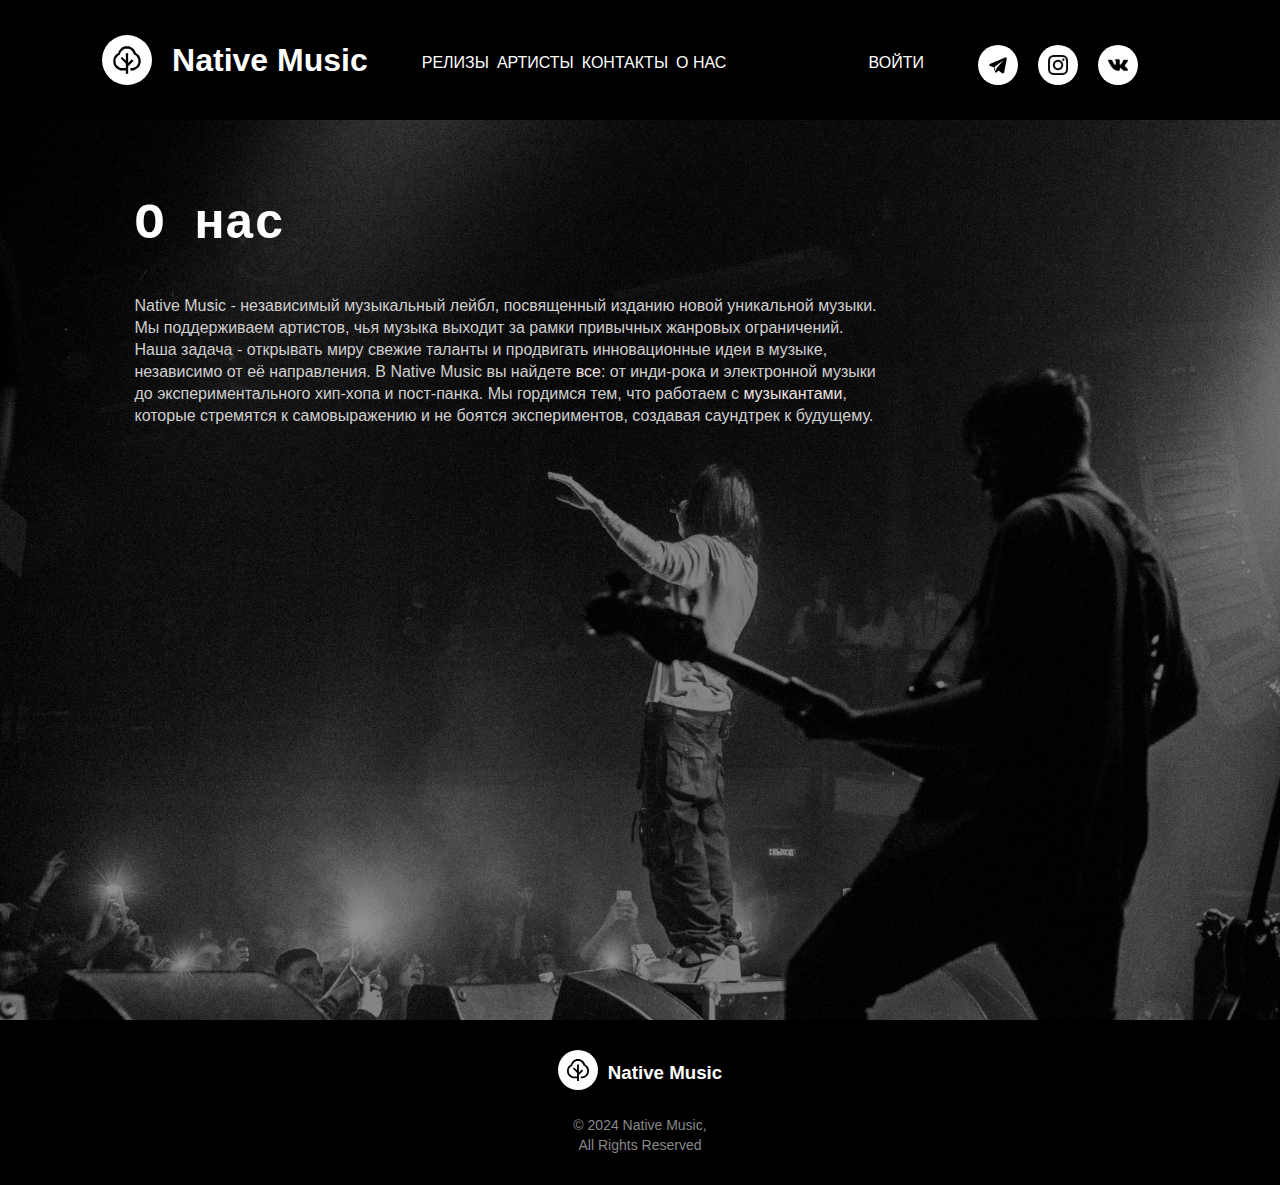
<file: about.html>
<!DOCTYPE html>
<html lang="ru">
<head>
    <meta charset="UTF-8">
    <meta http-equiv="X-UA-Compatible" content="IE=edge">
    <meta name="viewport" content="width=device-width, initial-scale=1.0">
    <title>О нас</title>
    <link rel="icon" href="img/favicon.ico" type="image/x-icon">
    <link rel="stylesheet" href="css/style5.css">
    <link rel="stylesheet" href="https://cdnjs.cloudflare.com/ajax/libs/font-awesome/4.7.0/css/font-awesome.css" />
</head>
<body>
    <!-- ШАПКА -->
    <header class="navbar">
        <div class="navbar-container">
            <!-- левая сторона -->
            <div class="navbar-left">
                <div class="navbar-nav">
                    <a class="navbar-logo" href="./index.html">
                        <img class="nav-logo" src="img/logo-header.svg" alt="Logo" >
                        <h1>Native Music</h1>
                    </a>
                    <div class="nav-menu">
                        <!-- меню навигации -->
                        <ul class="navbar-nav">
                            <li class="nav-item">
                                <a class="nav-link" href="./releases.html"><span class="nav-link-name">Релизы</span></a>
                            </li>
                            <li class="nav-item">
                                <a class="nav-link" href="./artists.html"><span class="nav-link-name">Артисты</span></a>
                            </li>
                            <li class="nav-item">
                                <a class="nav-link" href="./contacts.html"><span class="nav-link-name">Контакты</span></a>
                            </li>
                            <li class="nav-item">
                                <a class="nav-link" href="./about.html"><span class="nav-link-name">О нас</span></a>
                            </li>
                        </ul>
                    </div>
                </div>
            </div>
            <!-- правая сторона -->
            <div class="navbar-right">
                <nav class="navbar-nav">
                    <!-- контакты -->
                    <ul class="navbar-items">
                        <li class="nav-item">
                            <a class="nav-link" href="./login.html"><span class="nav-link-name">Войти</span></a>
                        </li>
                        <li class="navbar-item">
                            <a class="navbar-button" href="#">
                                <div class="navbar-icon">
                                    <img src="img/telegram-icon.svg" alt="Telegram">
                                </div>
                            </a>
                        </li>
                        <li class="navbar-item">
                            <a class="navbar-button" href="#">
                                <div class="navbar-icon">
                                    <img src="img/instagram-icon.svg" alt="Instagram">
                                </div>
                            </a>
                        </li>
                        <li class="navbar-item">
                            <a class="navbar-button" href="#">
                                <div class="navbar-icon">
                                    <img src="img/vk-icon.svg" alt="VK">
                                </div>
                            </a>
                        </li>
                    </ul>
                </nav>
            </div>
            <!-- бургер-меню -->
            <div class="burger-menu">
                <span></span>
                <span></span>
                <span></span>
            </div>
            <!-- боковая панель-меню -->
            <div class="sidebar-menu">
                <div class="sidebar-nav-menu">
                    <ul class="sidebar-navbar-nav">
                        <li class="nav-item">
                            <a class="nav-link" href="./releases.html"><span class="nav-link-name">Релизы</span></a>
                        </li>
                        <li class="nav-item">
                            <a class="nav-link" href="./artists.html"><span class="nav-link-name">Артисты</span></a>
                        </li>
                        <li class="nav-item">
                            <a class="nav-link" href="./contacts.html"><span class="nav-link-name">Контакты</span></a>
                        </li>
                        <li class="nav-item">
                            <a class="nav-link" href="./about.html"><span class="nav-link-name">О нас</span></a>
                        </li>
                        <li class="nav-item">
                            <a class="nav-link" href="./login.html"><span class="nav-link-name">Войти</span></a>
                        </li>
                    </ul>

                    <ul class="sidebar-navbar-items">
                        <li class="navbar-item">
                            <a class="navbar-button" href="#">
                                <div class="navbar-icon">
                                    <img src="img/telegram-icon.svg" alt="Telegram">
                                </div>
                            </a>
                        </li>
                        <li class="navbar-item">
                            <a class="navbar-button" href="#">
                                <div class="navbar-icon">
                                    <img src="img/instagram-icon.svg" alt="Instagram">
                                </div>
                            </a>
                        </li>
                        <li class="navbar-item">
                            <a class="navbar-button" href="#">
                                <div class="navbar-icon">
                                    <img src="img/vk-icon.svg" alt="VK">
                                </div>
                            </a>
                        </li>
                    </ul>

                </div>
            </div>
        </div>
    </header>

    <!-- ГЛАВНАЯ -->
    <main>
        <div class="main-container">
            <div class="content">
                <!-- левая сторона -->
                <div class="main-left">
                    <h1 class="text-topic">О нас</h1>
                    <p class="text-main">
                        Native Music - независимый музыкальный лейбл, посвященный изданию новой уникальной музыки. <br>
                        Мы поддерживаем артистов, чья музыка выходит за рамки привычных жанровых ограничений. <br>
                        Наша задача - открывать миру свежие таланты и продвигать инновационные идеи в музыке, <br>
                        независимо от её направления. В Native Music вы найдете <a href="./releases.html">все</a>: от инди-рока и электронной музыки <br>
                        до экспериментального хип-хопа и пост-панка. Мы гордимся тем, что работаем с <a href="./artists.html">музыкантами</a>, <br>
                        которые стремятся к самовыражению и не боятся экспериментов, создавая саундтрек к будущему.
                    </p>
                </div>
                <!-- правая сторона -->
                <div class="main-right">

                </div>
            </div>
        </div>
    </main>

    <!-- ПОДВАЛ -->
    <footer>
        <div class="footer-container">
            <div class="footer-content">
                <div class="logo-container">
                    <a class="logo"><img src="img/logo-header.svg" alt="Native Music"></a>
                    <h3>Native Music</h3>
                </div>
                <div class="copyrights">
                    © 2024 Native Music, <br> All Rights Reserved
                </div>
            </div>
        </div>
    </footer>
    <script src="js/burger.js"></script>
    <script src="js/main.js"></script>
    <script src="js/script.js"></script>
</body>

</html>
</file>
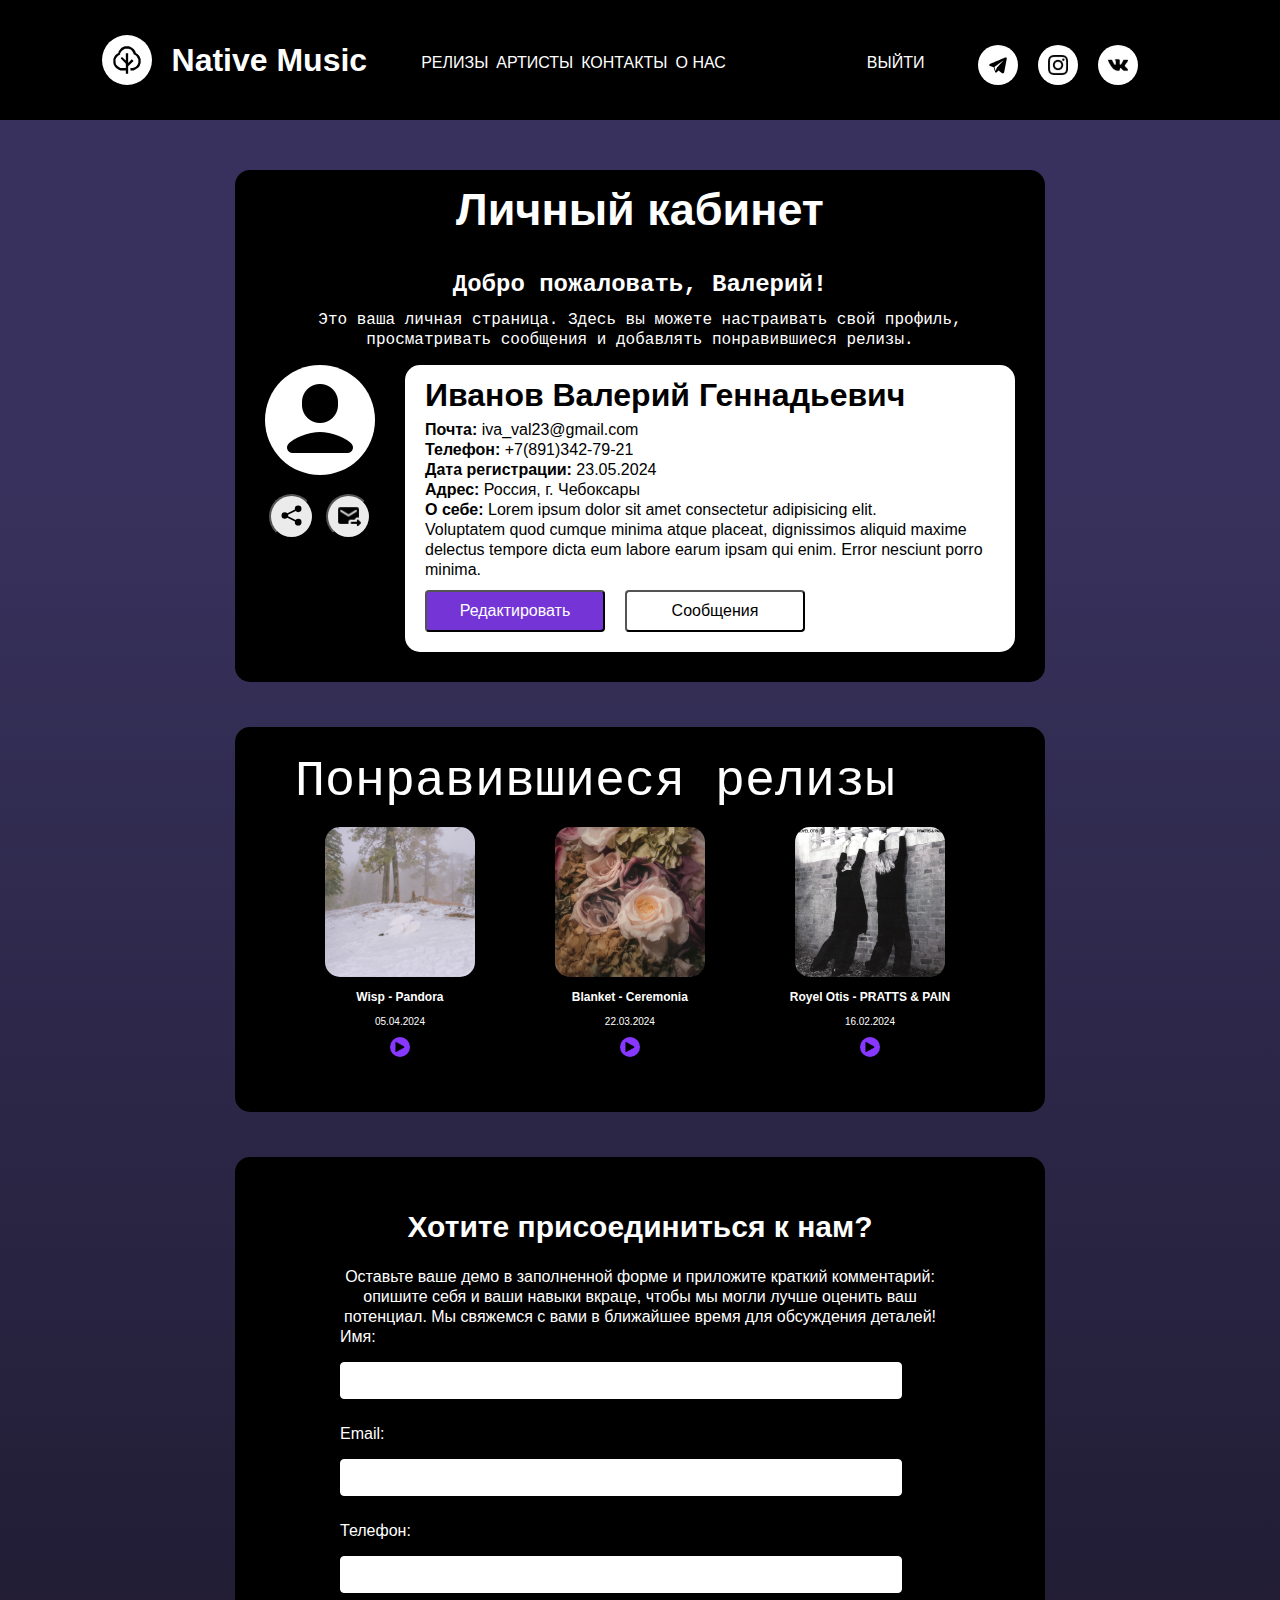
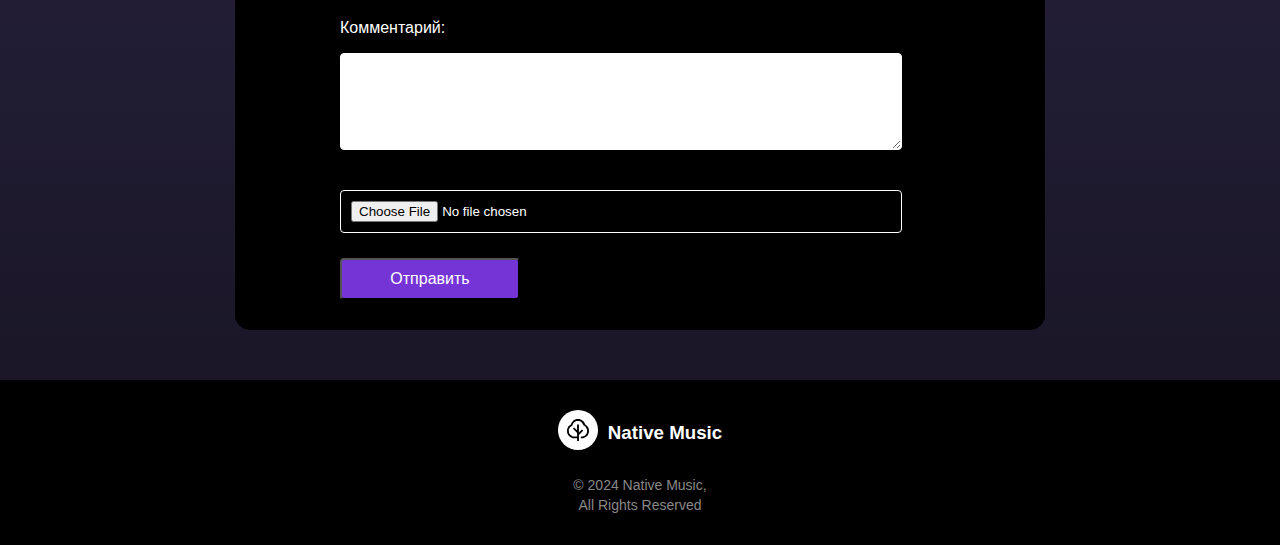
<file: account.html>
<!DOCTYPE html>
<html lang="ru">

<head>
    <meta charset="UTF-8">
    <meta http-equiv="X-UA-Compatible" content="IE=edge">
    <meta name="viewport" content="width=device-width, initial-scale=1.0">
    <title>Личный кабинет</title>
    <link rel="icon" href="img/favicon.ico" type="image/x-icon">
    <link rel="stylesheet" href="css/style8.css">
    <link rel="stylesheet" href="https://cdnjs.cloudflare.com/ajax/libs/font-awesome/4.7.0/css/font-awesome.css" />
</head>

<body>
    <!-- ШАПКА -->
    <header class="navbar">
        <div class="navbar-container">
            <!-- левая сторона -->
            <div class="navbar-left">
                <div class="navbar-nav">
                    <a class="navbar-logo" href="./index.html">
                        <img class="nav-logo" src="img/logo-header.svg" alt="Logo">
                        <h1>Native Music</h1>
                    </a>
                    <div class="nav-menu">
                        <!-- меню навигации -->
                        <ul class="navbar-nav">
                            <li class="nav-item">
                                <a class="nav-link" href="./releases.html"><span class="nav-link-name">Релизы</span></a>
                            </li>
                            <li class="nav-item">
                                <a class="nav-link" href="./artists.html"><span class="nav-link-name">Артисты</span></a>
                            </li>
                            <li class="nav-item">
                                <a class="nav-link" href="./contacts.html"><span
                                        class="nav-link-name">Контакты</span></a>
                            </li>
                            <li class="nav-item">
                                <a class="nav-link" href="./about.html"><span class="nav-link-name">О нас</span></a>
                            </li>
                        </ul>
                    </div>
                </div>
            </div>
            <!-- правая сторона -->
            <div class="navbar-right">
                <nav class="navbar-nav">
                    <!-- контакты -->
                    <ul class="navbar-items">
                        <li class="nav-item">
                            <a class="nav-link" href="./login.html"><span class="nav-link-name">Выйти</span></a>
                        </li>
                        <li class="navbar-item">
                            <a class="navbar-button" href="#">
                                <div class="navbar-icon">
                                    <img src="img/telegram-icon.svg" alt="Telegram">
                                </div>
                            </a>
                        </li>
                        <li class="navbar-item">
                            <a class="navbar-button" href="#">
                                <div class="navbar-icon">
                                    <img src="img/instagram-icon.svg" alt="Instagram">
                                </div>
                            </a>
                        </li>
                        <li class="navbar-item">
                            <a class="navbar-button" href="#">
                                <div class="navbar-icon">
                                    <img src="img/vk-icon.svg" alt="VK">
                                </div>
                            </a>
                        </li>
                    </ul>
                </nav>
            </div>
            <!-- бургер-меню -->
            <div class="burger-menu">
                <span></span>
                <span></span>
                <span></span>
            </div>
            <!-- боковая панель-меню -->
            <div class="sidebar-menu">
                <div class="sidebar-nav-menu">
                    <ul class="sidebar-navbar-nav">
                        <li class="nav-item">
                            <a class="nav-link" href="./releases.html"><span class="nav-link-name">Релизы</span></a>
                        </li>
                        <li class="nav-item">
                            <a class="nav-link" href="./artists.html"><span class="nav-link-name">Артисты</span></a>
                        </li>
                        <li class="nav-item">
                            <a class="nav-link" href="./contacts.html"><span class="nav-link-name">Контакты</span></a>
                        </li>
                        <li class="nav-item">
                            <a class="nav-link" href="./about.html"><span class="nav-link-name">О нас</span></a>
                        </li>
                        <li class="nav-item">
                            <a class="nav-link" href="./login.html"><span class="nav-link-name">Выйти</span></a>
                        </li>
                    </ul>

                    <ul class="sidebar-navbar-items">
                        <li class="navbar-item">
                            <a class="navbar-button" href="#">
                                <div class="navbar-icon">
                                    <img src="img/telegram-icon.svg" alt="Telegram">
                                </div>
                            </a>
                        </li>
                        <li class="navbar-item">
                            <a class="navbar-button" href="#">
                                <div class="navbar-icon">
                                    <img src="img/instagram-icon.svg" alt="Instagram">
                                </div>
                            </a>
                        </li>
                        <li class="navbar-item">
                            <a class="navbar-button" href="#">
                                <div class="navbar-icon">
                                    <img src="img/vk-icon.svg" alt="VK">
                                </div>
                            </a>
                        </li>
                    </ul>

                </div>
            </div>
        </div>
    </header>

    <!-- ГЛАВНАЯ -->
    <main>
        <div class="main-container">
            <div class="content">
                <div class="profile">
                    <h1 class="text-content">Личный кабинет</h1>
                    <h2 class="text-profile">Добро пожаловать, Валерий!</h2>
                    <p class="text-profile">Это ваша личная страница. Здесь вы можете настраивать свой профиль,
                        просматривать сообщения и добавлять понравившиеся релизы.</p>
                    <div class="account-content">
                        <div class="account-photo">
                            <div class="user-photo">
                                <img src="img/user-icon.png" alt="">
                            </div>
                            <div class="user-btn">
                                <button class="share">
                                    <img src="img/share-icon.svg" alt="">
                                </button>
                                <button class="share">
                                    <img src="img/send-icon.png" alt="">
                                </button>
                            </div>

                        </div>
                        <div class="account-info">
                            <h1>Иванов Валерий Геннадьевич</h1>
                            <p> <b>Почта: </b> iva_val23@gmail.com</p>
                            <p> <b>Телефон: </b> +7(891)342-79-21</p>
                            <p> <b>Дата регистрации: </b> 23.05.2024</p>
                            <p> <b>Адрес:</b> Россия, г. Чебоксары</p>
                            <p> <b>О себе:</b> Lorem ipsum dolor sit amet consectetur adipisicing elit. <br>
                                Voluptatem quod cumque minima atque placeat, dignissimos aliquid maxime delectus tempore
                                dicta eum labore earum ipsam qui enim. Error nesciunt porro minima.</p>
                            <div class="buttons-account">
                                <button class="account-edit">Редактировать</button>
                                <button class="account-message">Сообщения</button>
                            </div>
                        </div>

                    </div>
                </div>

                <div class="profile">
                    <a href="#" class="text-topic">Понравившиеся релизы</a>
                    <div class="content-releases">
                        <div class="release">
                            <img src="img/releases/Pandora.jpg" class="img-release">
                            <h4 class="name-release">Wisp - Pandora</h4>
                            <p>05.04.2024</p>
                            <a href="https://genius.com/albums/Wisp/Pandora">
                                <button class="btn-pr">
                                    <img src="img/play-icon.svg" alt="Play">
                                </button>
                            </a>
                        </div>
                        <div class="release">
                            <img src="img/releases/Ceremonia.jpg" class="img-release">
                            <h4 class="name-release">Blanket - Ceremonia</h4>
                            <p>22.03.2024</p>
                            <a href="https://genius.com/albums/Blanket/Ceremonia">
                                <button class="btn-pr">
                                    <img src="img/play-icon.svg" alt="Play">
                                </button>
                            </a>
                        </div>
                        <div class="release">
                            <img src="img/releases/PRATTS&PAIN.jpg" class="img-release">
                            <h4 class="name-release">Royel Otis - PRATTS & PAIN</h4>
                            <p>16.02.2024</p>
                            <a href="https://genius.com/albums/Royel-otis/Pratts-pain">
                                <button class="btn-pr">
                                    <img src="img/play-icon.svg" alt="Play">
                                </button>
                            </a>
                        </div>
                    </div>
                </div>

                <div class="profile">
                    <form action="#" method="post" class="cooperation-form">
                        <div class="form-group">
                            <h1 class="title">Хотите присоединиться к нам?</h1>
                            <p>Оставьте ваше демо в заполненной форме и приложите краткий комментарий: опишите себя и ваши
                                навыки вкраце, чтобы мы могли лучше оценить ваш потенциал. Мы свяжемся с вами в ближайшее
                                время для обсуждения деталей!</p>
                            <label for="name">Имя:</label>
                            <input type="text" id="name" name="name" required>
                        </div>
                        <div class="form-group">
                            <label for="email">Email:</label>
                            <input type="email" id="email" name="email" required>
                        </div>
                        <div class="form-group">
                            <label for="phone">Телефон:</label>
                            <input type="tel" id="phone" name="phone" required>
                        </div>
                        <div class="form-group">
                            <label for="message">Комментарий:</label>
                            <textarea id="message" name="message" rows="5" required></textarea>
                        </div>
                        <div class="form-group">
                            <input type="file" id="file" name="file" required>
                        </div>
                        <button type="submit" class="account-edit">Отправить</button>
                    </form>
                </div>
                
            </div>


        </div>
        <!-- кнопка для скролла -->
        <button onclick="topFunction()" id="scrollBtn" title="Go to top">
            <img src="./img/arrow-icon.png" alt="">
        </button>
        </div>
    </main>

    <!-- ПОДВАЛ -->
    <footer>
        <div class="footer-container">
            <div class="footer-content">
                <div class="logo-container">
                    <a class="logo"><img src="img/logo-header.svg" alt="Native Music"></a>
                    <h3>Native Music</h3>
                </div>
                <div class="copyrights">
                    © 2024 Native Music, <br> All Rights Reserved
                </div>
            </div>
        </div>
    </footer>
    <script src="js/burger.js"></script>
    <script src="js/main.js"></script>
    <script src="js/script.js"></script>
    <script src="js/scroll.js"></script>
</body>

</html>
</file>
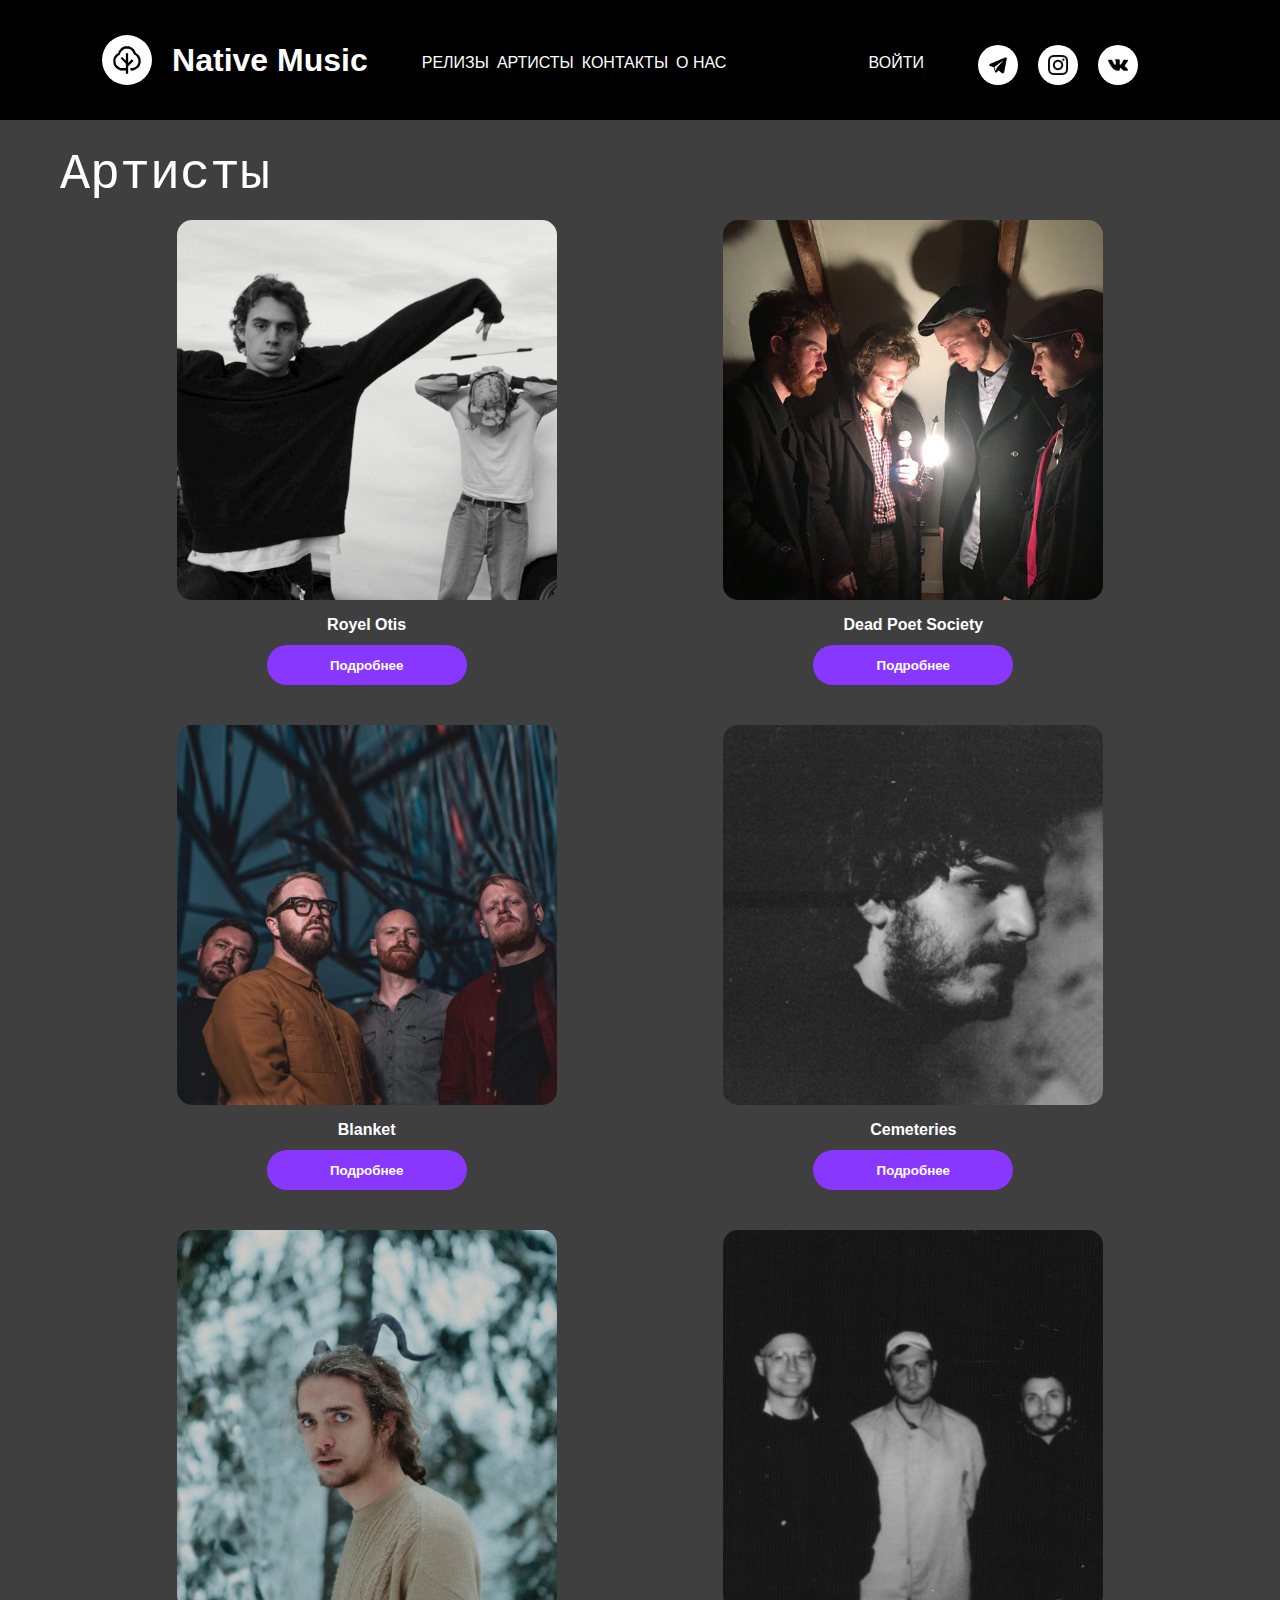
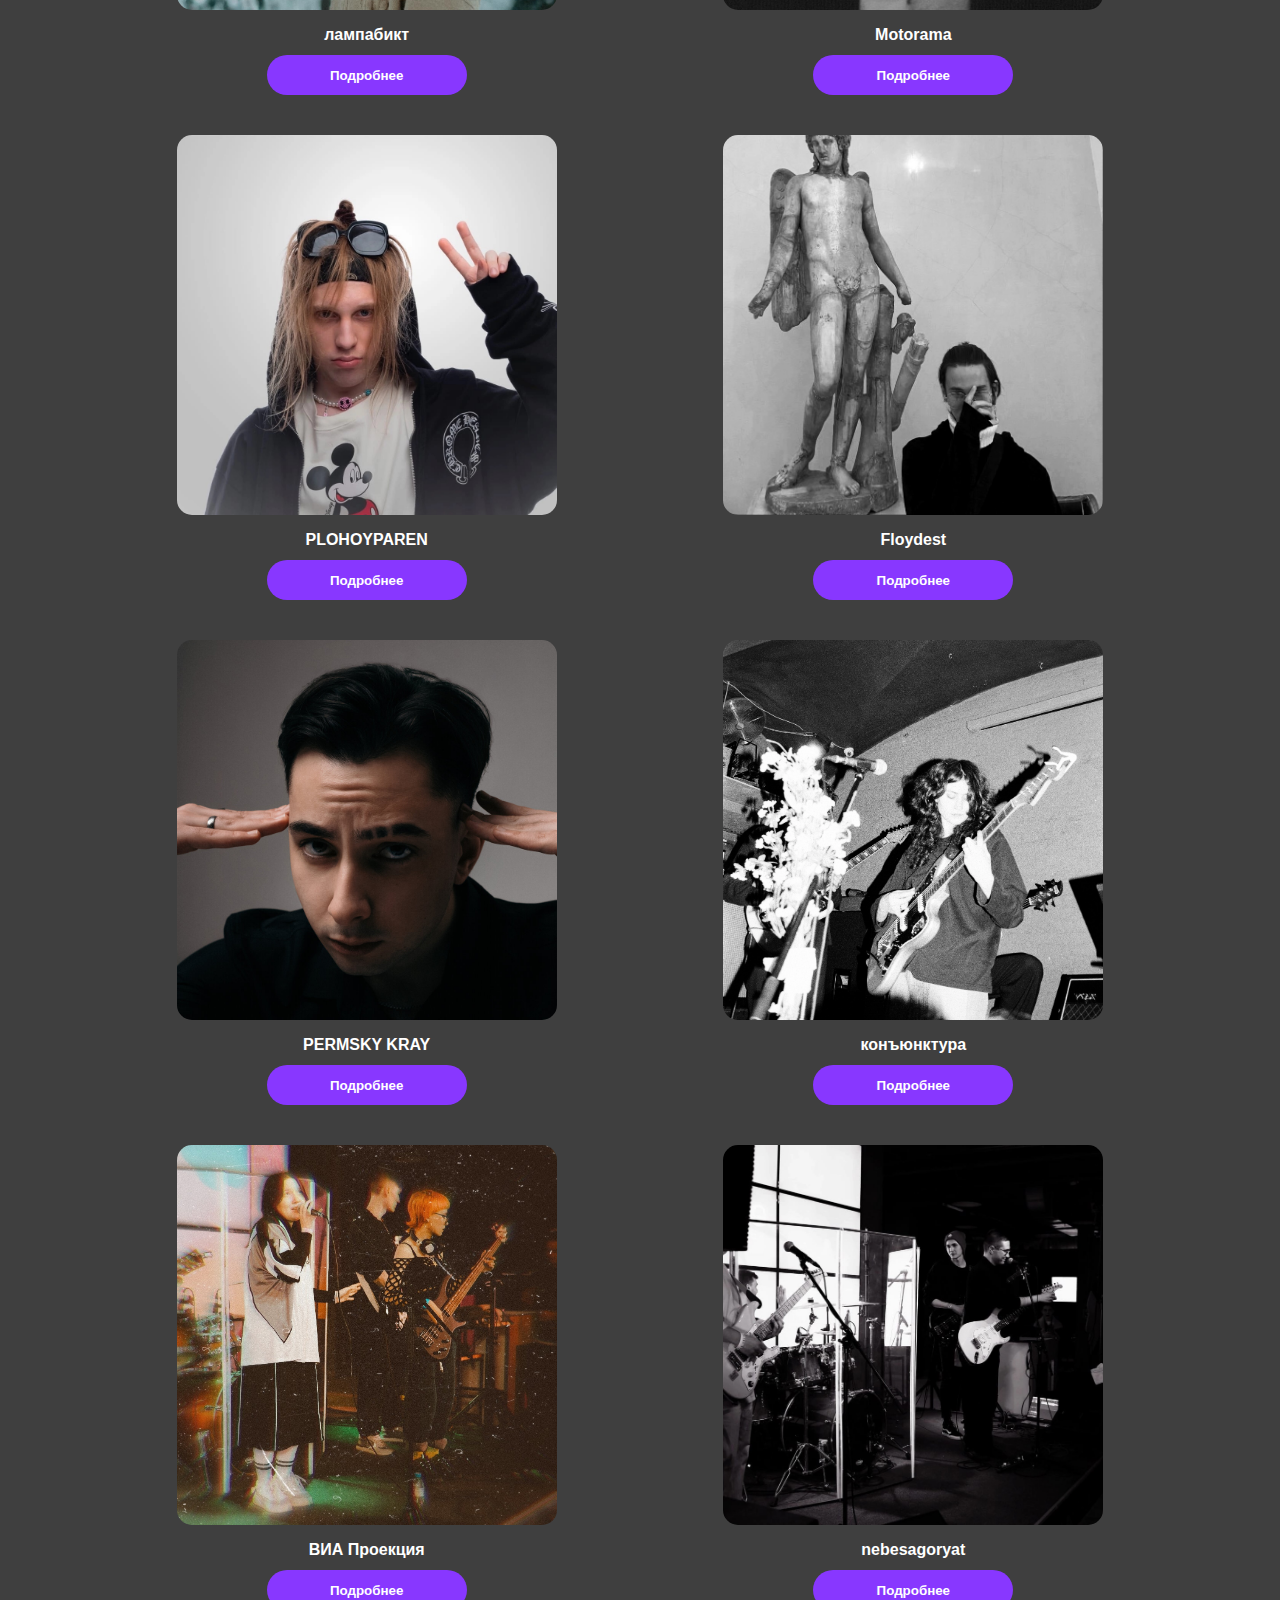
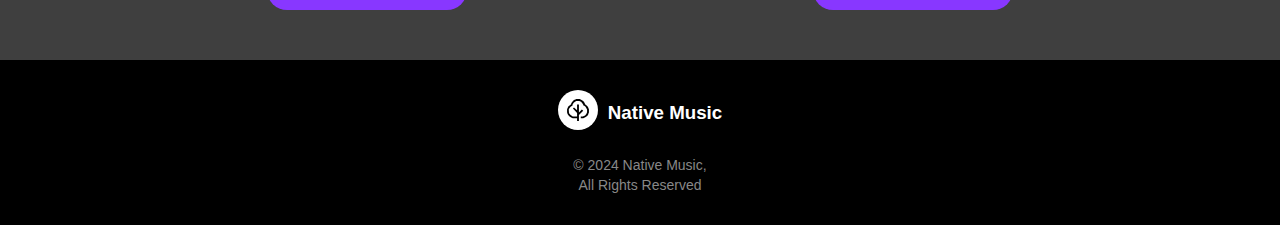
<file: artists.html>
<!DOCTYPE html>
<html lang="ru">
<head>
    <meta charset="UTF-8">
    <meta http-equiv="X-UA-Compatible" content="IE=edge">
    <meta name="viewport" content="width=device-width, initial-scale=1.0">
    <title>Артисты</title>
    <link rel="icon" href="img/favicon.ico" type="image/x-icon">
    <link rel="stylesheet" href="css/style3.css">
    <link rel="stylesheet" href="https://cdnjs.cloudflare.com/ajax/libs/font-awesome/4.7.0/css/font-awesome.css" />
</head>
<body>
    <!-- ШАПКА -->
    <header class="navbar">
        <div class="navbar-container">
            <!-- левая сторона -->
            <div class="navbar-left">
                <div class="navbar-nav">
                    <a class="navbar-logo" href="./index.html">
                        <img class="nav-logo" src="img/logo-header.svg" alt="Logo" >
                        <h1>Native Music</h1>
                    </a>
                    <div class="nav-menu">
                        <!-- меню навигации -->
                        <ul class="navbar-nav">
                            <li class="nav-item">
                                <a class="nav-link" href="./releases.html"><span class="nav-link-name">Релизы</span></a>
                            </li>
                            <li class="nav-item">
                                <a class="nav-link" href="./artists.html"><span class="nav-link-name">Артисты</span></a>
                            </li>
                            <li class="nav-item">
                                <a class="nav-link" href="./contacts.html"><span class="nav-link-name">Контакты</span></a>
                            </li>
                            <li class="nav-item">
                                <a class="nav-link" href="./about.html"><span class="nav-link-name">О нас</span></a>
                            </li>
                        </ul>
                    </div>
                </div>
            </div>
            <!-- правая сторона -->
            <div class="navbar-right">
                <nav class="navbar-nav">
                    <!-- контакты -->
                    <ul class="navbar-items">
                        <li class="nav-item">
                            <a class="nav-link" href="./login.html"><span class="nav-link-name">Войти</span></a>
                        </li>
                        <li class="navbar-item">
                            <a class="navbar-button" href="#">
                                <div class="navbar-icon">
                                    <img src="img/telegram-icon.svg" alt="Telegram">
                                </div>
                            </a>
                        </li>
                        <li class="navbar-item">
                            <a class="navbar-button" href="#">
                                <div class="navbar-icon">
                                    <img src="img/instagram-icon.svg" alt="Instagram">
                                </div>
                            </a>
                        </li>
                        <li class="navbar-item">
                            <a class="navbar-button" href="#">
                                <div class="navbar-icon">
                                    <img src="img/vk-icon.svg" alt="VK">
                                </div>
                            </a>
                        </li>
                    </ul>
                </nav>
            </div>
            <!-- бургер-меню -->
            <div class="burger-menu">
                <span></span>
                <span></span>
                <span></span>
            </div>
            <!-- боковая панель-меню -->
            <div class="sidebar-menu">
                <div class="sidebar-nav-menu">
                    <ul class="sidebar-navbar-nav">
                        <li class="nav-item">
                            <a class="nav-link" href="./releases.html"><span class="nav-link-name">Релизы</span></a>
                        </li>
                        <li class="nav-item">
                            <a class="nav-link" href="./artists.html"><span class="nav-link-name">Артисты</span></a>
                        </li>
                        <li class="nav-item">
                            <a class="nav-link" href="./contacts.html"><span class="nav-link-name">Контакты</span></a>
                        </li>
                        <li class="nav-item">
                            <a class="nav-link" href="./about.html"><span class="nav-link-name">О нас</span></a>
                        </li>
                        <li class="nav-item">
                            <a class="nav-link" href="./login.html"><span class="nav-link-name">Войти</span></a>
                        </li>
                    </ul>

                    <ul class="sidebar-navbar-items">
                        <li class="navbar-item">
                            <a class="navbar-button" href="#">
                                <div class="navbar-icon">
                                    <img src="img/telegram-icon.svg" alt="Telegram">
                                </div>
                            </a>
                        </li>
                        <li class="navbar-item">
                            <a class="navbar-button" href="#">
                                <div class="navbar-icon">
                                    <img src="img/instagram-icon.svg" alt="Instagram">
                                </div>
                            </a>
                        </li>
                        <li class="navbar-item">
                            <a class="navbar-button" href="#">
                                <div class="navbar-icon">
                                    <img src="img/vk-icon.svg" alt="VK">
                                </div>
                            </a>
                        </li>
                    </ul>
                </div>
            </div>
        </div>
    </header>

    <!-- АРТИСТЫ -->
    <section class="main-artists">
        <a href="./artists.html" class="text-topic">Артисты</a>
        <div class="content-artists">
            <div class="artist">
                <img src="img/artists/RoyelOtis.jpg" class="img-artist">
                <h4 class="name-artist">Royel Otis</h4>
                <a href="#">
                    <button class="btn-art">Подробнее
                    </button>
                </a>
            </div>
            <div class="artist">
                <img src="img/artists/DeadPoetSociety.jpg" class="img-artist">
                <h4 class="name-artist">Dead Poet Society</h4>
                <a href="#">
                    <button class="btn-art">Подробнее
                    </button>
                </a>
            </div>
            <div class="artist">
                <img src="img/artists/Blanket.jpg" class="img-artist">
                <h4 class="name-artist">Blanket</h4>
                <a href="#">
                    <button class="btn-art">Подробнее
                    </button>
                </a>
            </div>
            <div class="artist">
                <img src="img/artists/Cemeteries.jpg" class="img-artist">
                <h4 class="name-artist">Cemeteries</h4>
                <a href="#">
                    <button class="btn-art">Подробнее
                    </button>
                </a>
            </div>
            <div class="artist">
                <img src="img/artists/лампабикт.jpg" class="img-artist">
                <h4 class="name-artist">лампабикт</h4>
                <a href="#">
                    <button class="btn-art">Подробнее
                    </button>
                </a>
            </div>
            <div class="artist">
                <img src="img/artists/Motorama.jpg" class="img-artist">
                <h4 class="name-artist">Motorama</h4>
                <a href="#">
                    <button class="btn-art">Подробнее
                    </button>
                </a>
            </div>
            <div class="artist">
                <img src="img/artists/PLOHOYPAREN.jpg" class="img-artist">
                <h4 class="name-artist">PLOHOYPAREN</h4>
                <a href="#">
                    <button class="btn-art">Подробнее
                    </button>
                </a>
            </div>
            <div class="artist">
                <img src="img/artists/Floydest.jpg" class="img-artist">
                <h4 class="name-artist">Floydest</h4>
                <a href="#">
                    <button class="btn-art">Подробнее
                    </button>
                </a>
            </div>
            <div class="artist">
                <img src="img/artists/PERMSKY KRAY.jpg" class="img-artist">
                <h4 class="name-artist">PERMSKY KRAY</h4>
                <a href="#">
                    <button class="btn-art">Подробнее
                    </button>
                </a>
            </div>
            <div class="artist">
                <img src="img/artists/конъюнктура.jpg" class="img-artist">
                <h4 class="name-artist">конъюнктура</h4>
                <a href="#">
                    <button class="btn-art">Подробнее
                    </button>
                </a>
            </div>
            <div class="artist">
                <img src="img/artists/ВИА Проекция.jpg" class="img-artist">
                <h4 class="name-artist">ВИА Проекция</h4>
                <a href="#">
                    <button class="btn-art">Подробнее
                    </button>
                </a>
            </div>
            <div class="artist">
                <img src="img/artists/nebesagoryat.jpg" class="img-artist">
                <h4 class="name-artist">nebesagoryat</h4>
                <a href="#">
                    <button class="btn-art">Подробнее
                    </button>
                </a>
            </div>
        </div>
        <!-- кнопка для скролла -->
        <button onclick="topFunction()" id="scrollBtn" title="Go to top">
            <img src="./img/arrow-icon.png" alt="">
        </button>
    </section>

    <!-- ПОДВАЛ -->
    <footer>
        <div class="footer-container">
            <div class="footer-content">
                <div class="logo-container">
                    <a class="logo"><img src="img/logo-header.svg" alt="Native Music"></a>
                    <h3>Native Music</h3>
                </div>
                <div class="copyrights">
                    © 2024 Native Music, <br> All Rights Reserved
                </div>
            </div>
        </div>
    </footer>
    <script src="js/burger.js"></script>
    <script src="js/main.js"></script>
    <script src="js/script.js"></script>
    <script src="js/scroll.js"></script>
</body>

</html>
</file>
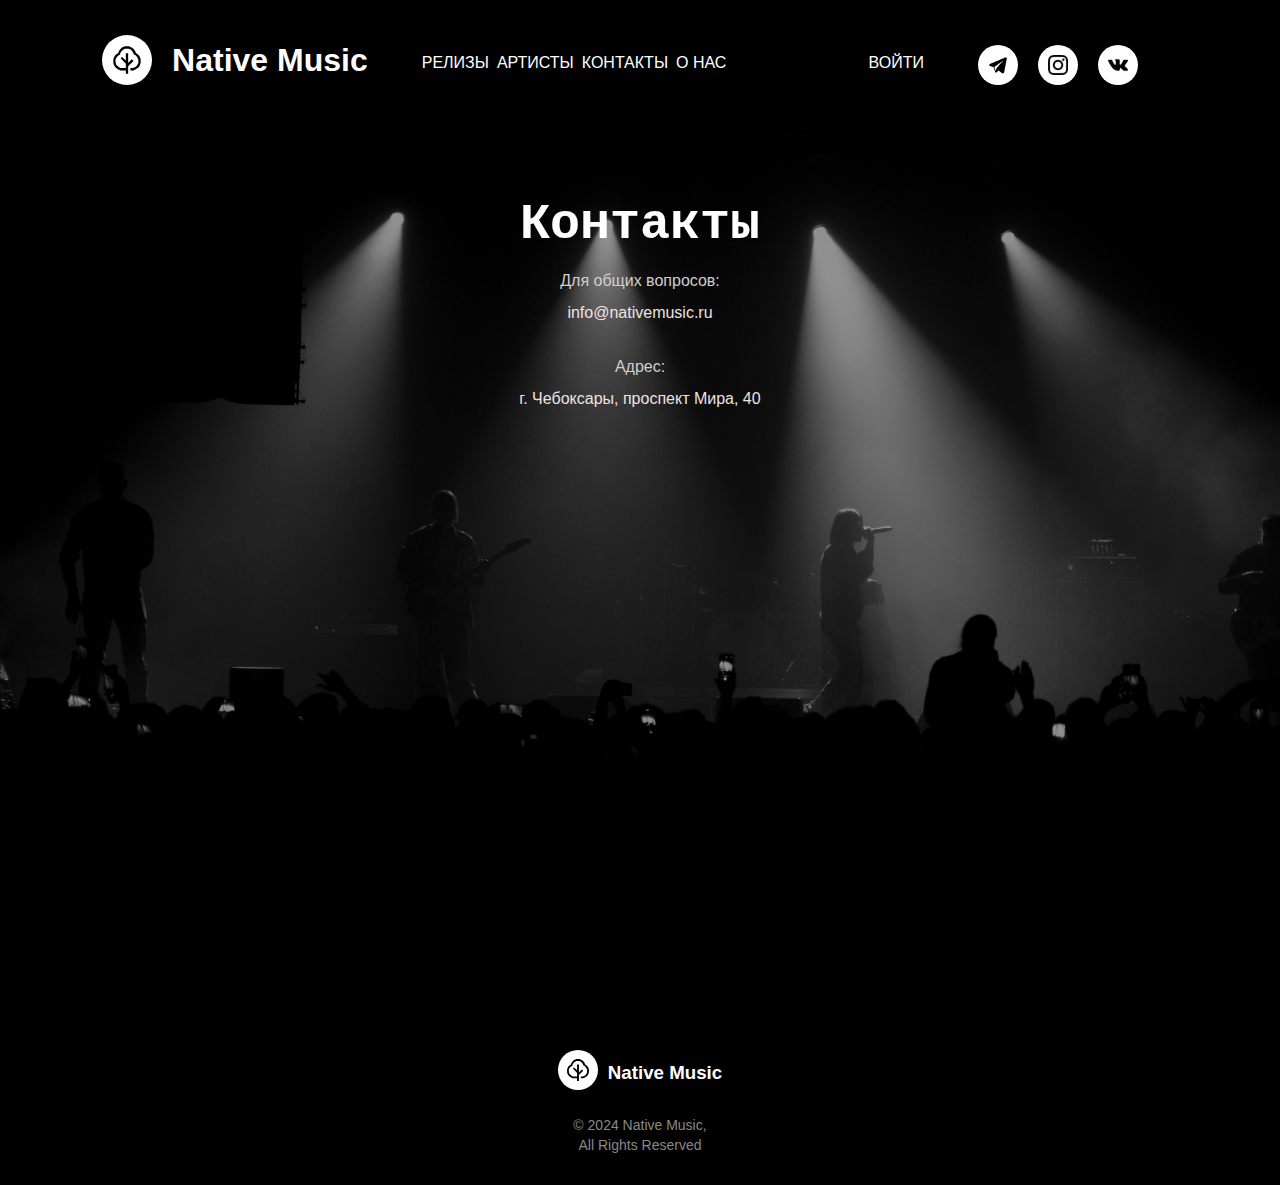
<file: contacts.html>
<!DOCTYPE html>
<html lang="ru">
<head>
    <meta charset="UTF-8">
    <meta http-equiv="X-UA-Compatible" content="IE=edge">
    <meta name="viewport" content="width=device-width, initial-scale=1.0">
    <title>Контакты</title>
    <link rel="icon" href="img/favicon.ico" type="image/x-icon">
    <link rel="stylesheet" href="css/style4.css">
    <link rel="stylesheet" href="https://cdnjs.cloudflare.com/ajax/libs/font-awesome/4.7.0/css/font-awesome.css" />
</head>
<body>
    <!-- ШАПКА -->
    <header class="navbar">
        <div class="navbar-container">
            <!-- левая сторона -->
            <div class="navbar-left">
                <div class="navbar-nav">
                    <a class="navbar-logo" href="./index.html">
                        <img class="nav-logo" src="img/logo-header.svg" alt="Logo" >
                        <h1>Native Music</h1>
                    </a>
                    <div class="nav-menu">
                        <!-- меню навигации -->
                        <ul class="navbar-nav">
                            <li class="nav-item">
                                <a class="nav-link" href="./releases.html"><span class="nav-link-name">Релизы</span></a>
                            </li>
                            <li class="nav-item">
                                <a class="nav-link" href="./artists.html"><span class="nav-link-name">Артисты</span></a>
                            </li>
                            <li class="nav-item">
                                <a class="nav-link" href="./contacts.html"><span class="nav-link-name">Контакты</span></a>
                            </li>
                            <li class="nav-item">
                                <a class="nav-link" href="./about.html"><span class="nav-link-name">О нас</span></a>
                            </li>
                        </ul>
                    </div>
                </div>
            </div>
            <!-- правая сторона -->
            <div class="navbar-right">
                <nav class="navbar-nav">
                    <!-- контакты -->
                    <ul class="navbar-items">
                        <li class="nav-item">
                            <a class="nav-link" href="./login.html"><span class="nav-link-name">Войти</span></a>
                        </li>
                        <li class="navbar-item">
                            <a class="navbar-button" href="#">
                                <div class="navbar-icon">
                                    <img src="img/telegram-icon.svg" alt="Telegram">
                                </div>
                            </a>
                        </li>
                        <li class="navbar-item">
                            <a class="navbar-button" href="#">
                                <div class="navbar-icon">
                                    <img src="img/instagram-icon.svg" alt="Instagram">
                                </div>
                            </a>
                        </li>
                        <li class="navbar-item">
                            <a class="navbar-button" href="#">
                                <div class="navbar-icon">
                                    <img src="img/vk-icon.svg" alt="VK">
                                </div>
                            </a>
                        </li>
                    </ul>
                </nav>
            </div>
            <!-- бургер-меню -->
            <div class="burger-menu">
                <span></span>
                <span></span>
                <span></span>
            </div>
            <!-- боковая панель-меню -->
            <div class="sidebar-menu">
                <div class="sidebar-nav-menu">
                    <ul class="sidebar-navbar-nav">
                        <li class="nav-item">
                            <a class="nav-link" href="./releases.html"><span class="nav-link-name">Релизы</span></a>
                        </li>
                        <li class="nav-item">
                            <a class="nav-link" href="./artists.html"><span class="nav-link-name">Артисты</span></a>
                        </li>
                        <li class="nav-item">
                            <a class="nav-link" href="./contacts.html"><span class="nav-link-name">Контакты</span></a>
                        </li>
                        <li class="nav-item">
                            <a class="nav-link" href="./about.html"><span class="nav-link-name">О нас</span></a>
                        </li>
                        <li class="nav-item">
                            <a class="nav-link" href="./login.html"><span class="nav-link-name">Войти</span></a>
                        </li>
                    </ul>

                    <ul class="sidebar-navbar-items">
                        <li class="navbar-item">
                            <a class="navbar-button" href="#">
                                <div class="navbar-icon">
                                    <img src="img/telegram-icon.svg" alt="Telegram">
                                </div>
                            </a>
                        </li>
                        <li class="navbar-item">
                            <a class="navbar-button" href="#">
                                <div class="navbar-icon">
                                    <img src="img/instagram-icon.svg" alt="Instagram">
                                </div>
                            </a>
                        </li>
                        <li class="navbar-item">
                            <a class="navbar-button" href="#">
                                <div class="navbar-icon">
                                    <img src="img/vk-icon.svg" alt="VK">
                                </div>
                            </a>
                        </li>
                    </ul>

                </div>
            </div>
        </div>
    </header>

    <!-- ГЛАВНАЯ -->
    <main>
        <div class="main-container">
            <div class="content">
                <div class="main-left">
                    <h1 class="text-topic">Контакты</h1>
                    <p class="text-main">
                        Для общих вопросов: <br>
                        <a href="#">info@nativemusic.ru</a> <br>
                        Адрес: <br>
                        <a href="#">г. Чебоксары, проспект Мира, 40</a>
                    </p>
                </div>
            </div>
        </div>
    </main>

    <!-- ПОДВАЛ -->
    <footer>
        <div class="footer-container">
            <div class="footer-content">
                <div class="logo-container">
                    <a class="logo"><img src="img/logo-header.svg" alt="Native Music"></a>
                    <h3>Native Music</h3>
                </div>
                <div class="copyrights">
                    © 2024 Native Music, <br> All Rights Reserved
                </div>
            </div>
        </div>
    </footer>
    <script src="js/burger.js"></script>
    <script src="js/main.js"></script>
    <script src="js/script.js"></script>
</body>

</html>
</file>
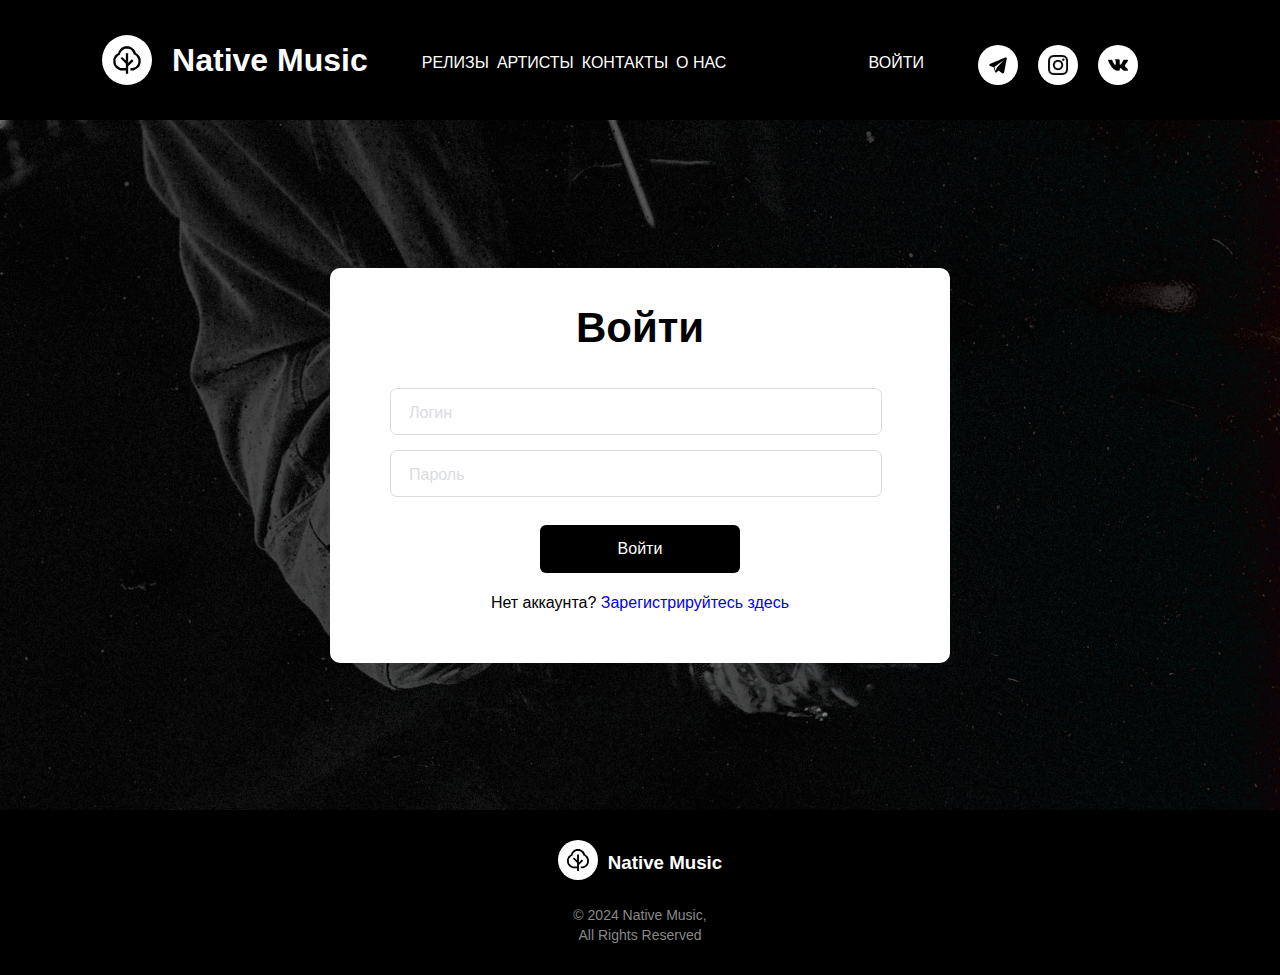
<file: login.html>
<!DOCTYPE html>
<html lang="ru">

<head>
    <meta charset="UTF-8">
    <meta http-equiv="X-UA-Compatible" content="IE=edge">
    <meta name="viewport" content="width=device-width, initial-scale=1.0">
    <title>Войти</title>
    <link rel="icon" href="img/favicon.ico" type="image/x-icon">
    <link rel="stylesheet" href="css/style6.css">
    <link rel="stylesheet" href="https://cdnjs.cloudflare.com/ajax/libs/font-awesome/4.7.0/css/font-awesome.css" />
</head>

<body>
    <!-- ШАПКА -->
    <header class="navbar">
        <div class="navbar-container">
            <!-- левая сторона -->
            <div class="navbar-left">
                <div class="navbar-nav">
                    <a class="navbar-logo" href="./index.html">
                        <img class="nav-logo" src="img/logo-header.svg" alt="Logo">
                        <h1>Native Music</h1>
                    </a>
                    <div class="nav-menu">
                        <!-- меню навигации -->
                        <ul class="navbar-nav">
                            <li class="nav-item">
                                <a class="nav-link" href="./releases.html"><span class="nav-link-name">Релизы</span></a>
                            </li>
                            <li class="nav-item">
                                <a class="nav-link" href="./artists.html"><span class="nav-link-name">Артисты</span></a>
                            </li>
                            <li class="nav-item">
                                <a class="nav-link" href="./contacts.html"><span class="nav-link-name">Контакты</span></a>
                            </li>
                            <li class="nav-item">
                                <a class="nav-link" href="./about.html"><span class="nav-link-name">О нас</span></a>
                            </li>
                        </ul>
                    </div>
                </div>
            </div>
            <!-- правая сторона -->
            <div class="navbar-right">
                <nav class="navbar-nav">
                    <!-- контакты -->
                    <ul class="navbar-items">
                        <li class="nav-item">
                            <a class="nav-link" href="./login.html"><span class="nav-link-name">Войти</span></a>
                        </li>
                        <li class="navbar-item">
                            <a class="navbar-button" href="#">
                                <div class="navbar-icon">
                                    <img src="img/telegram-icon.svg" alt="Telegram">
                                </div>
                            </a>
                        </li>
                        <li class="navbar-item">
                            <a class="navbar-button" href="#">
                                <div class="navbar-icon">
                                    <img src="img/instagram-icon.svg" alt="Instagram">
                                </div>
                            </a>
                        </li>
                        <li class="navbar-item">
                            <a class="navbar-button" href="#">
                                <div class="navbar-icon">
                                    <img src="img/vk-icon.svg" alt="VK">
                                </div>
                            </a>
                        </li>
                    </ul>
                </nav>
            </div>
            <!-- бургер-меню -->
            <div class="burger-menu">
                <span></span>
                <span></span>
                <span></span>
            </div>
            <!-- боковая панель-меню -->
            <div class="sidebar-menu">
                <div class="sidebar-nav-menu">
                    <ul class="sidebar-navbar-nav">
                        <li class="nav-item">
                            <a class="nav-link" href="./releases.html"><span class="nav-link-name">Релизы</span></a>
                        </li>
                        <li class="nav-item">
                            <a class="nav-link" href="./artists.html"><span class="nav-link-name">Артисты</span></a>
                        </li>
                        <li class="nav-item">
                            <a class="nav-link" href="./contacts.html"><span class="nav-link-name">Контакты</span></a>
                        </li>
                        <li class="nav-item">
                            <a class="nav-link" href="./about.html"><span class="nav-link-name">О нас</span></a>
                        </li>
                        <li class="nav-item">
                            <a class="nav-link" href="./login.html"><span class="nav-link-name">Войти</span></a>
                        </li>
                    </ul>

                    <ul class="sidebar-navbar-items">
                        <li class="navbar-item">
                            <a class="navbar-button" href="#">
                                <div class="navbar-icon">
                                    <img src="img/telegram-icon.svg" alt="Telegram">
                                </div>
                            </a>
                        </li>
                        <li class="navbar-item">
                            <a class="navbar-button" href="#">
                                <div class="navbar-icon">
                                    <img src="img/instagram-icon.svg" alt="Instagram">
                                </div>
                            </a>
                        </li>
                        <li class="navbar-item">
                            <a class="navbar-button" href="#">
                                <div class="navbar-icon">
                                    <img src="img/vk-icon.svg" alt="VK">
                                </div>
                            </a>
                        </li>
                    </ul>

                </div>
            </div>
        </div>
    </header>

    <!-- ГЛАВНАЯ -->
    <main>
        <div class="main-container">
            <div class="signupFrm">
                <form action="" class="form">
                    <h1 class="title">Войти</h1>

                    <div class="inputContainer">
                        <input type="text" class="input" placeholder="a" required>
                        <label for="" class="label">Логин</label>
                    </div>

                    <div class="inputContainer">
                        <input type="password" class="input" placeholder="a" required>
                        <label for="" class="label">Пароль</label>
                    </div>

                    <a href="./account.html">
                        <input type="button" class="submitBtn" value="Войти">
                    </a>

                    <p class="link-registration">
                        Нет аккаунта? <a href="./registration.html">Зарегистрируйтесь здесь</a>
                    </p>

                </form>
            </div>
        </div>
    </main>

    <!-- ПОДВАЛ -->
    <footer>
        <div class="footer-container">
            <div class="footer-content">
                <div class="logo-container">
                    <a class="logo"><img src="img/logo-header.svg" alt="Native Music"></a>
                    <h3>Native Music</h3>
                </div>
                <div class="copyrights">
                    © 2024 Native Music, <br> All Rights Reserved
                </div>
            </div>
        </div>
    </footer>
    <script src="js/burger.js"></script>
    <script src="js/main.js"></script>
    <script src="js/script.js"></script>
</body>

</html>
</file>
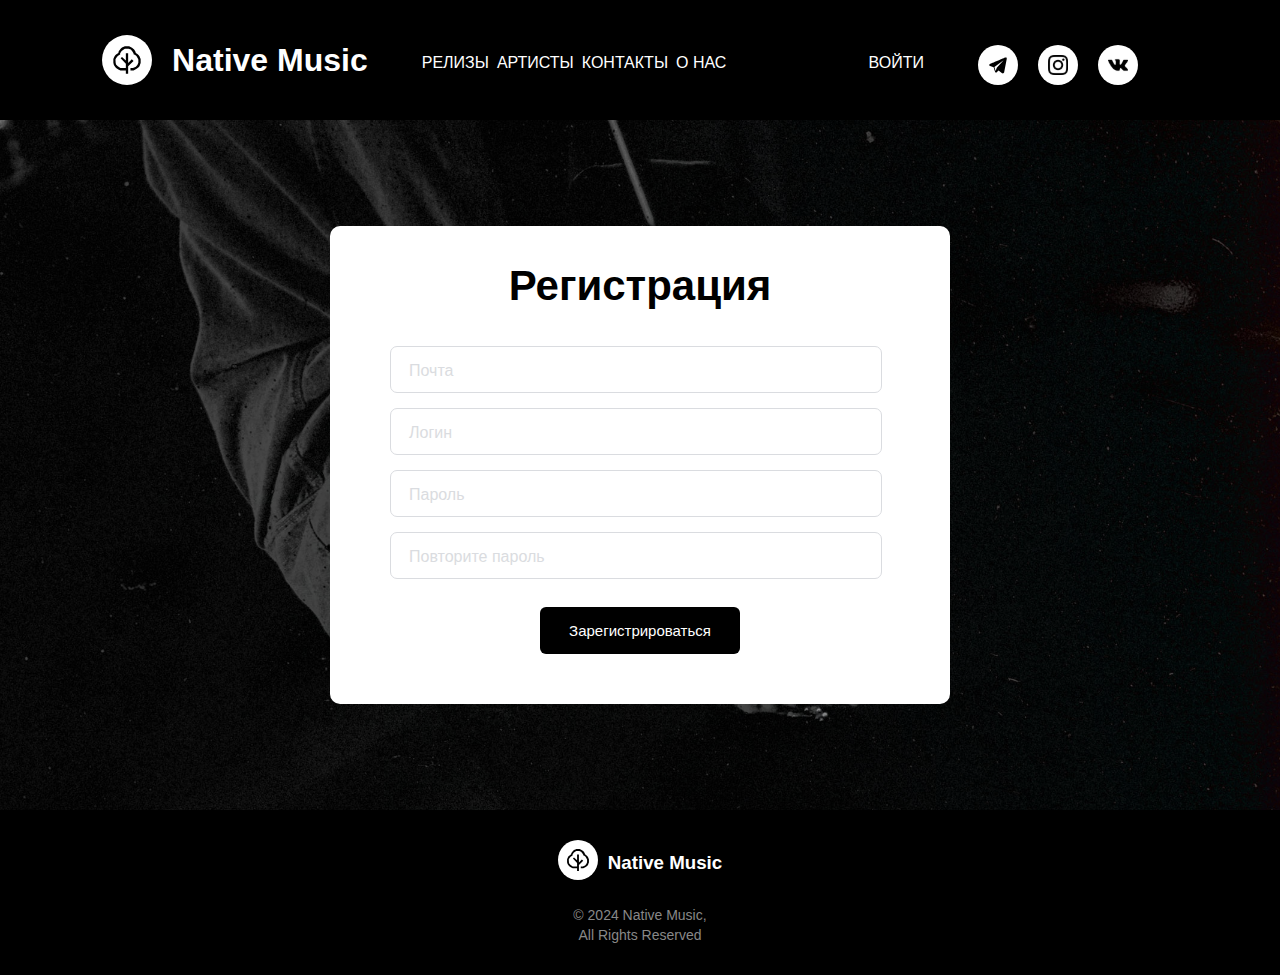
<file: registration.html>
<!DOCTYPE html>
<html lang="ru">

<head>
    <meta charset="UTF-8">
    <meta http-equiv="X-UA-Compatible" content="IE=edge">
    <meta name="viewport" content="width=device-width, initial-scale=1.0">
    <title>Регистрация</title>
    <link rel="icon" href="img/favicon.ico" type="image/x-icon">
    <link rel="stylesheet" href="css/style7.css">
    <link rel="stylesheet" href="https://cdnjs.cloudflare.com/ajax/libs/font-awesome/4.7.0/css/font-awesome.css" />
</head>

<body>
    <!-- ШАПКА -->
    <header class="navbar">
        <div class="navbar-container">
            <!-- левая сторона -->
            <div class="navbar-left">
                <div class="navbar-nav">
                    <a class="navbar-logo" href="./index.html">
                        <img class="nav-logo" src="img/logo-header.svg" alt="Logo">
                        <h1>Native Music</h1>
                    </a>
                    <div class="nav-menu">
                        <!-- меню навигации -->
                        <ul class="navbar-nav">
                            <li class="nav-item">
                                <a class="nav-link" href="./releases.html"><span class="nav-link-name">Релизы</span></a>
                            </li>
                            <li class="nav-item">
                                <a class="nav-link" href="./artists.html"><span class="nav-link-name">Артисты</span></a>
                            </li>
                            <li class="nav-item">
                                <a class="nav-link" href="./contacts.html"><span class="nav-link-name">Контакты</span></a>
                            </li>
                            <li class="nav-item">
                                <a class="nav-link" href="./about.html"><span class="nav-link-name">О нас</span></a>
                            </li>
                        </ul>
                    </div>
                </div>
            </div>
            <!-- правая сторона -->
            <div class="navbar-right">
                <nav class="navbar-nav">
                    <!-- контакты -->
                    <ul class="navbar-items">
                        <li class="nav-item">
                            <a class="nav-link" href="./login.html"><span class="nav-link-name">Войти</span></a>
                        </li>
                        <li class="navbar-item">
                            <a class="navbar-button" href="#">
                                <div class="navbar-icon">
                                    <img src="img/telegram-icon.svg" alt="Telegram">
                                </div>
                            </a>
                        </li>
                        <li class="navbar-item">
                            <a class="navbar-button" href="#">
                                <div class="navbar-icon">
                                    <img src="img/instagram-icon.svg" alt="Instagram">
                                </div>
                            </a>
                        </li>
                        <li class="navbar-item">
                            <a class="navbar-button" href="#">
                                <div class="navbar-icon">
                                    <img src="img/vk-icon.svg" alt="VK">
                                </div>
                            </a>
                        </li>
                    </ul>
                </nav>
            </div>
            <!-- бургер-меню -->
            <div class="burger-menu">
                <span></span>
                <span></span>
                <span></span>
            </div>
            <!-- боковая панель-меню -->
            <div class="sidebar-menu">
                <div class="sidebar-nav-menu">
                    <ul class="sidebar-navbar-nav">
                        <li class="nav-item">
                            <a class="nav-link" href="./releases.html"><span class="nav-link-name">Релизы</span></a>
                        </li>
                        <li class="nav-item">
                            <a class="nav-link" href="./artists.html"><span class="nav-link-name">Артисты</span></a>
                        </li>
                        <li class="nav-item">
                            <a class="nav-link" href="./contacts.html"><span class="nav-link-name">Контакты</span></a>
                        </li>
                        <li class="nav-item">
                            <a class="nav-link" href="./about.html"><span class="nav-link-name">О нас</span></a>
                        </li>
                        <li class="nav-item">
                            <a class="nav-link" href="./login.html"><span class="nav-link-name">Войти</span></a>
                        </li>
                    </ul>

                    <ul class="sidebar-navbar-items">
                        <li class="navbar-item">
                            <a class="navbar-button" href="#">
                                <div class="navbar-icon">
                                    <img src="img/telegram-icon.svg" alt="Telegram">
                                </div>
                            </a>
                        </li>
                        <li class="navbar-item">
                            <a class="navbar-button" href="#">
                                <div class="navbar-icon">
                                    <img src="img/instagram-icon.svg" alt="Instagram">
                                </div>
                            </a>
                        </li>
                        <li class="navbar-item">
                            <a class="navbar-button" href="#">
                                <div class="navbar-icon">
                                    <img src="img/vk-icon.svg" alt="VK">
                                </div>
                            </a>
                        </li>
                    </ul>

                </div>
            </div>
        </div>
    </header>

    <!-- ГЛАВНАЯ -->
    <main>
        <div class="main-container">
            <div class="signupFrm">
                <form action="" class="form">
                    <h1 class="title">Регистрация</h1>

                    <div class="inputContainer">
                        <input type="email" class="input" placeholder="a" required>
                        <label for="" class="label">Почта</label>
                    </div>

                    <div class="inputContainer">
                        <input type="text" class="input" placeholder="a" required>
                        <label for="" class="label">Логин</label>
                    </div>

                    <div class="inputContainer">
                        <input type="password" class="input" placeholder="a" required>
                        <label for="" class="label">Пароль</label>
                    </div>

                    <div class="inputContainer">
                        <input type="password" class="input" placeholder="a" required>
                        <label for="" class="label">Повторите пароль</label>
                    </div>

                    <a href="./login.html">
                        <input type="button" class="submitBtn" value="Зарегистрироваться">
                    </a>

                </form>
            </div>
        </div>
    </main>

    <!-- ПОДВАЛ -->
    <footer>
        <div class="footer-container">
            <div class="footer-content">
                <div class="logo-container">
                    <a class="logo"><img src="img/logo-header.svg" alt="Native Music"></a>
                    <h3>Native Music</h3>
                </div>
                <div class="copyrights">
                    © 2024 Native Music, <br> All Rights Reserved
                </div>
            </div>
        </div>
    </footer>
    <script src="js/burger.js"></script>
    <script src="js/main.js"></script>
    <script src="js/script.js"></script>
</body>

</html>
</file>
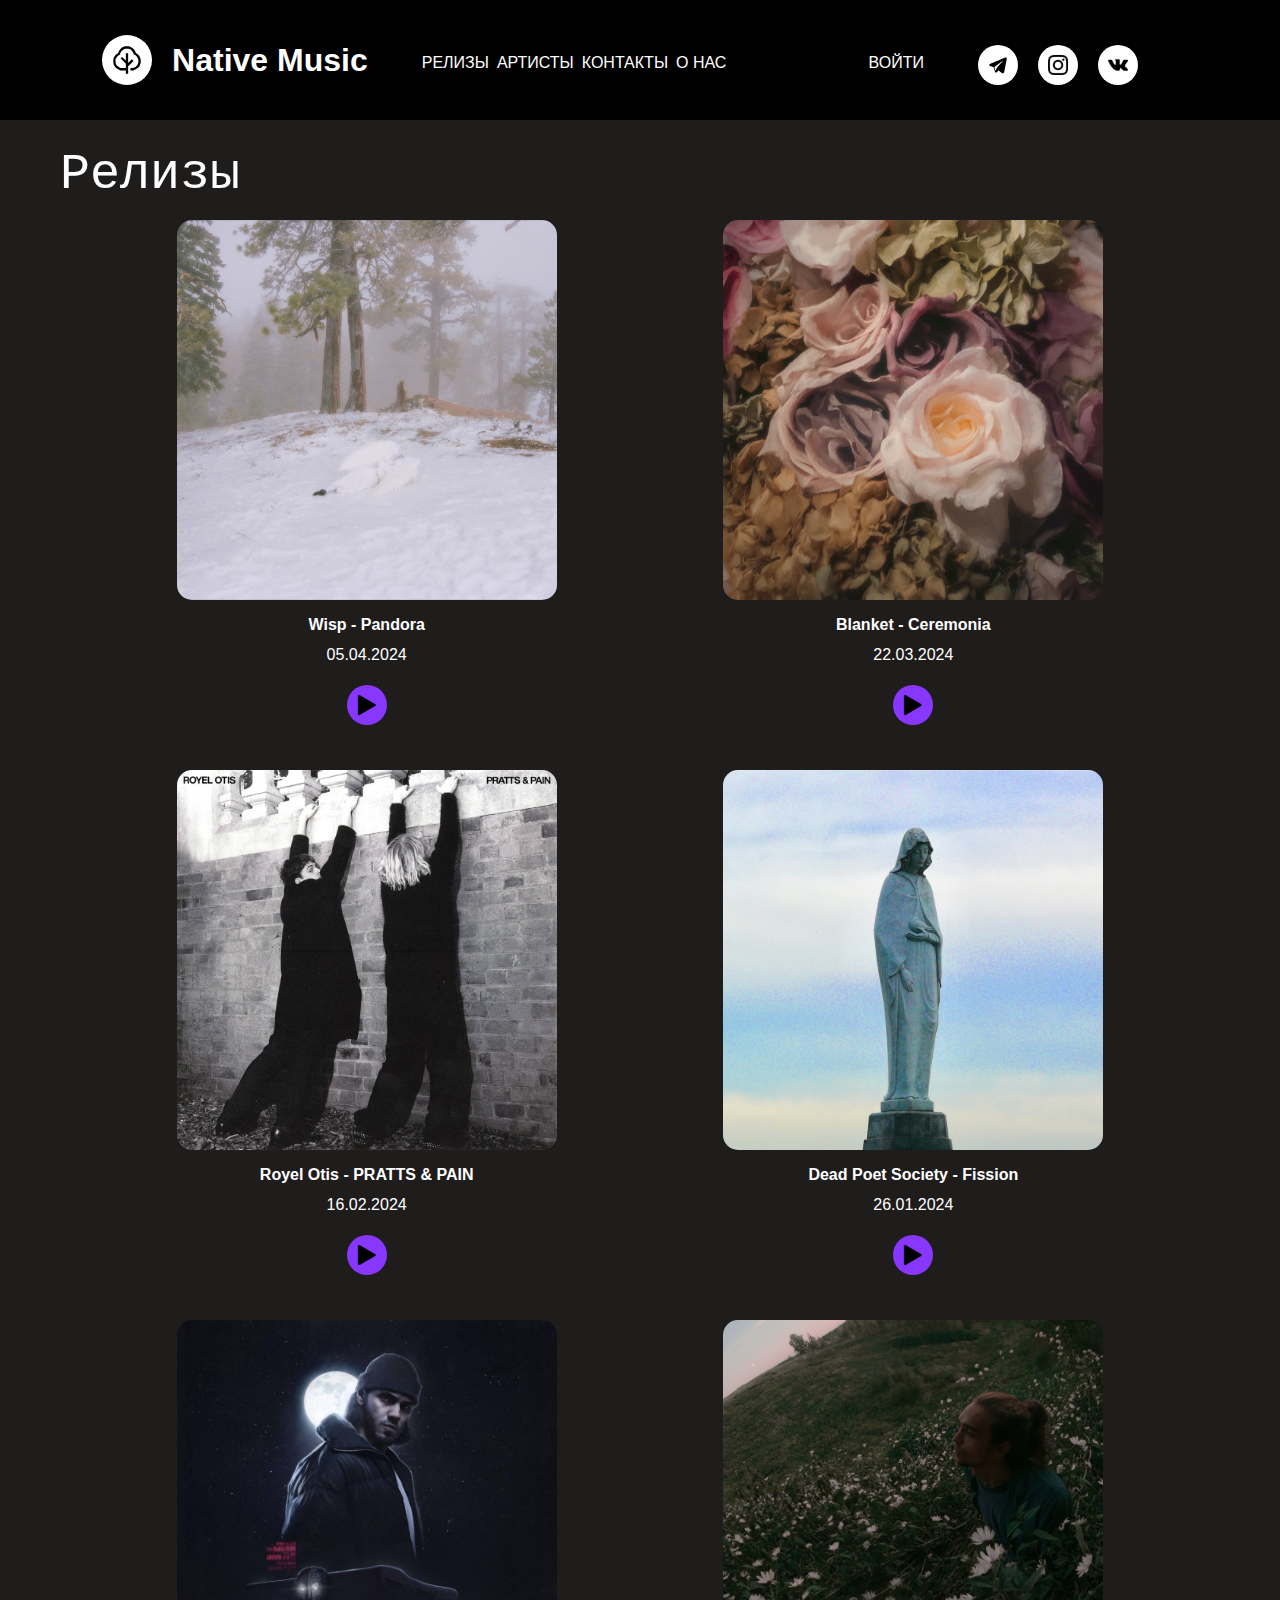
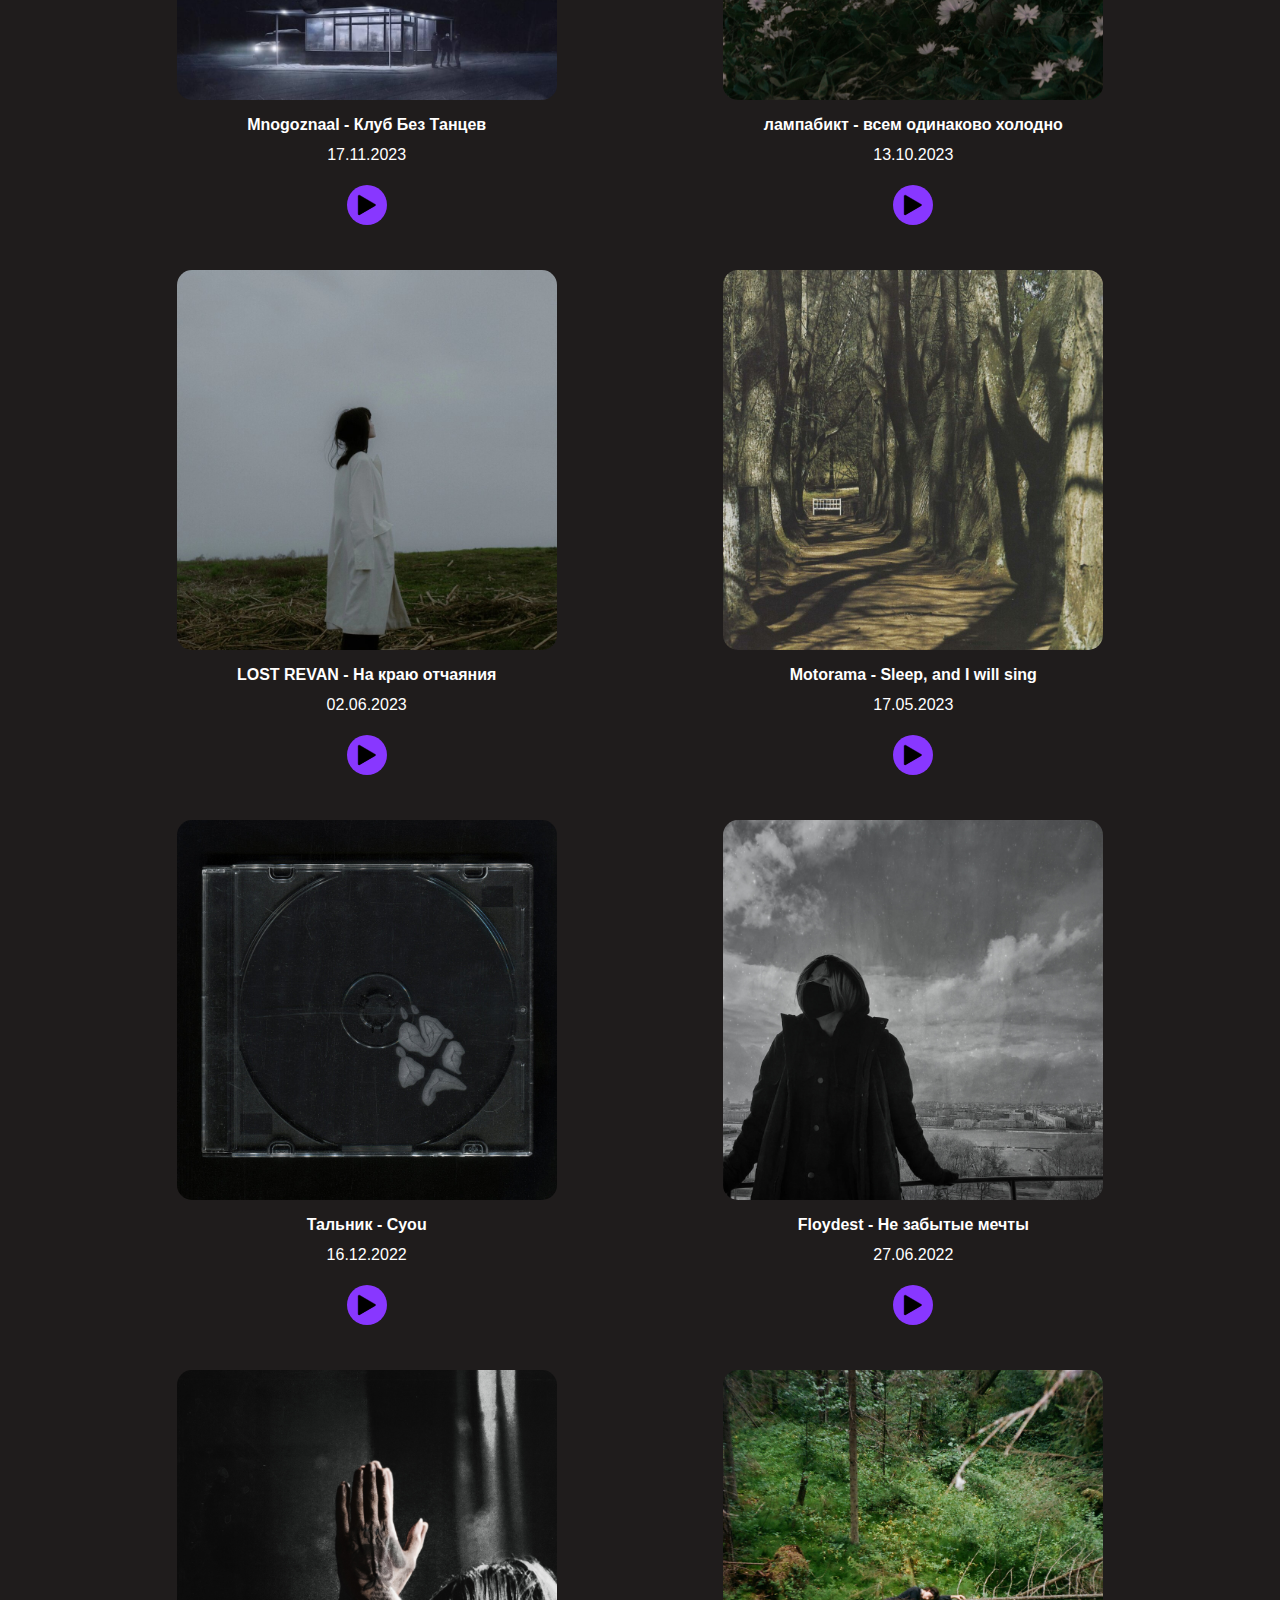
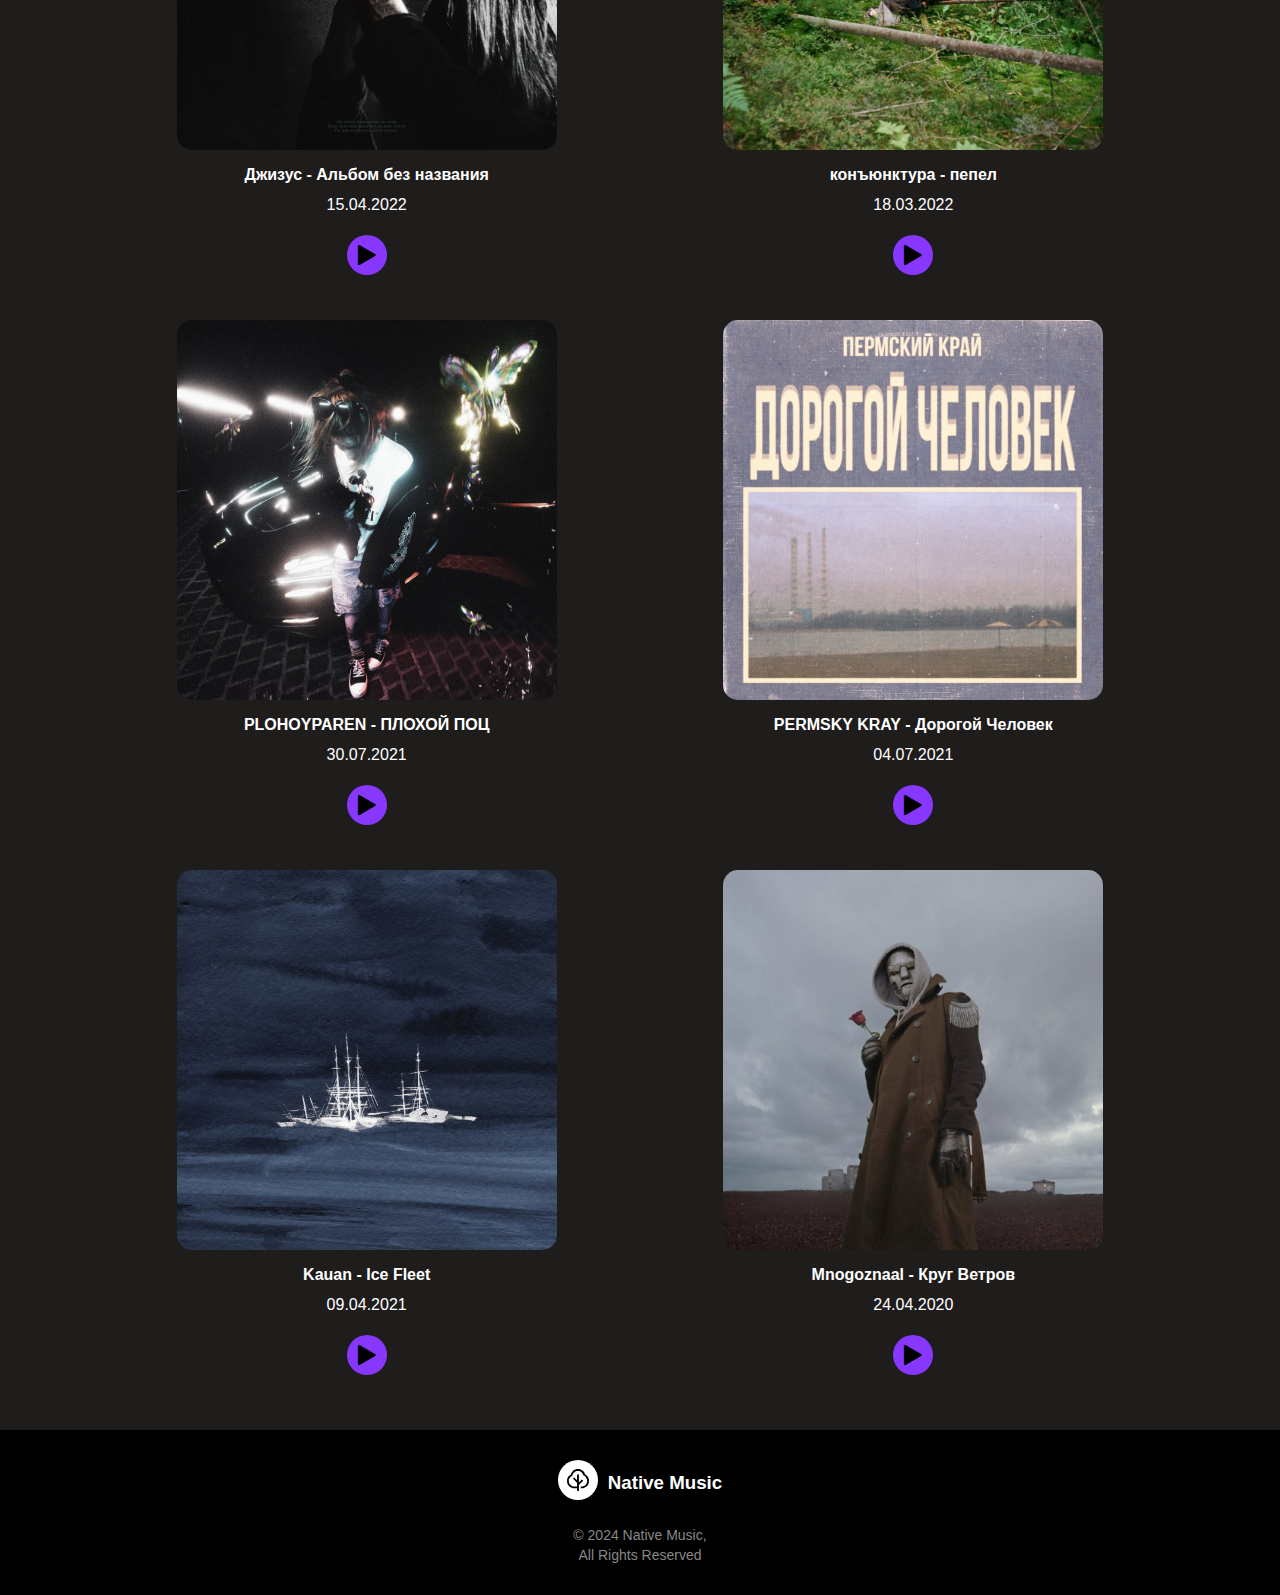
<file: releases.html>
<!DOCTYPE html>
<html lang="ru">
<head>
    <meta charset="UTF-8">
    <meta http-equiv="X-UA-Compatible" content="IE=edge">
    <meta name="viewport" content="width=device-width, initial-scale=1.0">
    <title>Релизы</title>
    <link rel="icon" href="img/favicon.ico" type="image/x-icon">
    <link rel="stylesheet" href="css/style2.css">
    <link rel="stylesheet" href="https://cdnjs.cloudflare.com/ajax/libs/font-awesome/4.7.0/css/font-awesome.css" />
</head>
<body>
    <!-- ШАПКА -->
    <header class="navbar">
        <div class="navbar-container">
            <!-- левая сторона -->
            <div class="navbar-left">
                <div class="navbar-nav">
                    <a class="navbar-logo" href="./index.html">
                        <img class="nav-logo" src="img/logo-header.svg" alt="Logo" >
                        <h1>Native Music</h1>
                    </a>
                    <div class="nav-menu">
                        <!-- меню навигации -->
                        <ul class="navbar-nav">
                            <li class="nav-item">
                                <a class="nav-link" href="./releases.html"><span class="nav-link-name">Релизы</span></a>
                            </li>
                            <li class="nav-item">
                                <a class="nav-link" href="./artists.html"><span class="nav-link-name">Артисты</span></a>
                            </li>
                            <li class="nav-item">
                                <a class="nav-link" href="./contacts.html"><span class="nav-link-name">Контакты</span></a>
                            </li>
                            <li class="nav-item">
                                <a class="nav-link" href="./about.html"><span class="nav-link-name">О нас</span></a>
                            </li>
                        </ul>
                    </div>
                </div>
            </div>
            <!-- правая сторона -->
            <div class="navbar-right">
                <nav class="navbar-nav">
                    <!-- контакты -->
                    <ul class="navbar-items">
                        <li class="nav-item">
                            <a class="nav-link" href="./login.html"><span class="nav-link-name">Войти</span></a>
                        </li>
                        <li class="navbar-item">
                            <a class="navbar-button" href="#">
                                <div class="navbar-icon">
                                    <img src="img/telegram-icon.svg" alt="Telegram">
                                </div>
                            </a>
                        </li>
                        <li class="navbar-item">
                            <a class="navbar-button" href="#">
                                <div class="navbar-icon">
                                    <img src="img/instagram-icon.svg" alt="Instagram">
                                </div>
                            </a>
                        </li>
                        <li class="navbar-item">
                            <a class="navbar-button" href="#">
                                <div class="navbar-icon">
                                    <img src="img/vk-icon.svg" alt="VK">
                                </div>
                            </a>
                        </li>
                    </ul>
                </nav>
            </div>
            <!-- бургер-меню -->
            <div class="burger-menu">
                <span></span>
                <span></span>
                <span></span>
            </div>
            <!-- боковая панель-меню -->
            <div class="sidebar-menu">
                <div class="sidebar-nav-menu">
                    <ul class="sidebar-navbar-nav">
                        <li class="nav-item">
                            <a class="nav-link" href="./releases.html"><span class="nav-link-name">Релизы</span></a>
                        </li>
                        <li class="nav-item">
                            <a class="nav-link" href="./artists.html"><span class="nav-link-name">Артисты</span></a>
                        </li>
                        <li class="nav-item">
                            <a class="nav-link" href="./contacts.html"><span class="nav-link-name">Контакты</span></a>
                        </li>
                        <li class="nav-item">
                            <a class="nav-link" href="./about.html"><span class="nav-link-name">О нас</span></a>
                        </li>
                        <li class="nav-item">
                            <a class="nav-link" href="./login.html"><span class="nav-link-name">Войти</span></a>
                        </li>
                    </ul>

                    <ul class="sidebar-navbar-items">
                        <li class="navbar-item">
                            <a class="navbar-button" href="#">
                                <div class="navbar-icon">
                                    <img src="img/telegram-icon.svg" alt="Telegram">
                                </div>
                            </a>
                        </li>
                        <li class="navbar-item">
                            <a class="navbar-button" href="#">
                                <div class="navbar-icon">
                                    <img src="img/instagram-icon.svg" alt="Instagram">
                                </div>
                            </a>
                        </li>
                        <li class="navbar-item">
                            <a class="navbar-button" href="#">
                                <div class="navbar-icon">
                                    <img src="img/vk-icon.svg" alt="VK">
                                </div>
                            </a>
                        </li>
                    </ul>
                </div>
            </div>
        </div>
    </header>

    <!-- РЕЛИЗЫ -->
    <section class="main-releases">
        <a href="./releases.html" class="text-topic">Релизы</a>
        <!-- релизы -->
        <div class="content-releases">
            <div class="release">
                <img src="img/releases/Pandora.jpg" class="img-release">
                <h4 class="name-release">Wisp - Pandora</h4>
                <p>05.04.2024</p>
                <a href="https://genius.com/albums/Wisp/Pandora">
                    <button class="btn-pr">
                        <img src="img/play-icon.svg" alt="Play">
                    </button>
                </a>
            </div>
            <div class="release">
                <img src="img/releases/Ceremonia.jpg" class="img-release">
                <h4 class="name-release">Blanket - Ceremonia</h4>
                <p>22.03.2024</p>
                <a href="https://genius.com/albums/Blanket/Ceremonia">
                    <button class="btn-pr">
                        <img src="img/play-icon.svg" alt="Play">
                    </button>
                </a>
            </div>
            <div class="release">
                <img src="img/releases/PRATTS&PAIN.jpg" class="img-release">
                <h4 class="name-release">Royel Otis - PRATTS & PAIN</h4>
                <p>16.02.2024</p>
                <a href="https://genius.com/albums/Royel-otis/Pratts-pain">
                    <button class="btn-pr">
                        <img src="img/play-icon.svg" alt="Play">
                    </button>
                </a>
            </div>
            <div class="release">
                <img src="img/releases/Fission.jpg" class="img-release">
                <h4 class="name-release">Dead Poet Society - Fission</h4>
                <p>26.01.2024</p>
                <a href="https://genius.com/albums/Dead-poet-society/Fission">
                    <button class="btn-pr">
                        <img src="img/play-icon.svg" alt="Play">
                    </button>
                </a>
            </div>
            <div class="release">
                <img src="images/Mnogoznaal - Клуб Без Танцев.jpg" class="img-release">
                <h4 class="name-release">Mnogoznaal - Клуб Без Танцев</h4>
                <p>17.11.2023</p>
                <a href="https://genius.com/albums/Mnogoznaal/Club-without-dancing">
                    <button class="btn-pr">
                        <img src="img/play-icon.svg" alt="Play">
                    </button>
                </a>
            </div>
            <div class="release">
                <img src="images/лампабикт - Всем Одинаково Холодно.jpg" class="img-release">
                <h4 class="name-release">лампабикт - всем одинаково холодно</h4>
                <p>13.10.2023</p>
                <a href="https://genius.com/albums/Lampabikt/Everyones-equally-sad">
                    <button class="btn-pr">
                        <img src="img/play-icon.svg" alt="Play">
                    </button>
                </a>
            </div>
            <div class="release">
                <img src="images/LOST REVAN - На краю отчаяния.jpg" class="img-release">
                <h4 class="name-release">LOST REVAN - На краю отчаяния</h4>
                <p>02.06.2023</p>
                <a href="https://genius.com/citadel_of_dark_ocean1">
                    <button class="btn-pr">
                        <img src="img/play-icon.svg" alt="Play">
                    </button>
                </a>
            </div>
            <div class="release">
                <img src="images/Motorama - Sleep, and I will sing.jpg" class="img-release">
                <h4 class="name-release">Motorama - Sleep, and I will sing</h4>
                <p>17.05.2023</p>
                <a href="https://genius.com/albums/Motorama/Sleep-and-i-will-sing">
                    <button class="btn-pr">
                        <img src="img/play-icon.svg" alt="Play">
                    </button>
                </a>
            </div>
            <div class="release">
                <img src="images/Тальник - Cyou.jpg" class="img-release">
                <h4 class="name-release">Тальник - Cyou</h4>
                <p>16.12.2022</p>
                <a href="https://genius.com/artists/Talnik">
                    <button class="btn-pr">
                        <img src="img/play-icon.svg" alt="Play">
                    </button>
                </a>
            </div>
            <div class="release">
                <img src="images/Floydest - Не Забытые Мечты.jpg" class="img-release">
                <h4 class="name-release">Floydest - Не забытые мечты</h4>
                <p>27.06.2022</p>
                <a href="https://genius.com/artists/Floydest">
                    <button class="btn-pr">
                        <img src="img/play-icon.svg" alt="Play">
                    </button>
                </a>
            </div>
            <div class="release">
                <img src="images/Джизус - Альбом Без Названия.jpg" class="img-release">
                <h4 class="name-release">Джизус - Альбом без названия</h4>
                <p>15.04.2022</p>
                <a href="https://genius.com/albums/Dzhizus/Untitled-album">
                    <button class="btn-pr">
                        <img src="img/play-icon.svg" alt="Play">
                    </button>
                </a>
            </div>
            <div class="release">
                <img src="images/конъюнктура - пепел.jpg" class="img-release">
                <h4 class="name-release">конъюнктура - пепел</h4>
                <p>18.03.2022</p>
                <a href="https://genius.com/albums/Konjunctura/Ash">
                    <button class="btn-pr">
                        <img src="img/play-icon.svg" alt="Play">
                    </button>
                </a>
            </div>
            <div class="release">
                <img src="images/PLOHOYPAREN - ПЛОХОЙ ПОЦ.jpg" class="img-release">
                <h4 class="name-release">PLOHOYPAREN - ПЛОХОЙ ПОЦ</h4>
                <p>30.07.2021</p>
                <a href="https://genius.com/albums/Plohoyparen/Bad-guy">
                    <button class="btn-pr">
                        <img src="img/play-icon.svg" alt="Play">
                    </button>
                </a>
            </div>
            <div class="release">
                <img src="images/PERMSKY KRAY - Дорогой Человек.jpg" class="img-release">
                <h4 class="name-release">PERMSKY KRAY - Дорогой Человек</h4>
                <p>04.07.2021</p>
                <a href="https://genius.com/albums/Permsky-kray/Dear-person">
                    <button class="btn-pr">
                        <img src="img/play-icon.svg" alt="Play">
                    </button>
                </a>
            </div>
            <div class="release">
                <img src="images/Kauan - Ice Fleet.jpg" class="img-release">
                <h4 class="name-release">Kauan - Ice Fleet</h4>
                <p>09.04.2021</p>
                <a href="https://genius.com/albums/Kauan/Ice-fleet">
                    <button class="btn-pr">
                        <img src="img/play-icon.svg" alt="Play">
                    </button>
                </a>
            </div>
            <div class="release">
                <img src="images/Mnogoznaal - Круг Ветров.jpg" class="img-release">
                <h4 class="name-release">Mnogoznaal - Круг Ветров</h4>
                <p>24.04.2020</p>
                <a href="https://genius.com/albums/Mnogoznaal/Circle-of-winds">
                    <button class="btn-pr">
                        <img src="img/play-icon.svg" alt="Play">
                    </button>
                </a>
            </div>
        </div>
        <!-- кнопка для скролла -->
        <button onclick="topFunction()" id="scrollBtn" title="Go to top">
            <img src="./img/arrow-icon.png" alt="">
        </button>
    </section>

    <!-- ПОДВАЛ -->
    <footer>
        <div class="footer-container">
            <div class="footer-content">
                <div class="logo-container">
                    <a class="logo"><img src="img/logo-header.svg" alt="Native Music"></a>
                    <h3>Native Music</h3>
                </div>
                <div class="copyrights">
                    © 2024 Native Music, <br> All Rights Reserved
                </div>
            </div>
        </div>
    </footer>
    <script src="js/burger.js"></script>
    <script src="js/main.js"></script>
    <script src="js/script.js"></script>
    <script src="js/scroll.js"></script>
</body>

</html>
</file>
<file: css/style5.css>
@import url("https://fonts.googleapis.com/css2?family=Open+Sans:wght@400;600;700&display=swap");

* {
    margin: 0;
    padding: 0;
    outline: none;
}

body {
    line-height: 20px;
    font-family: Verdana, sans-serif;
    color: #000000;
    background-color: #ffffff;
}

/* ШАПКА */
.navbar {
    background-color: #000000;
}

.navbar-container {
    margin: auto;
    padding: 15px;
    display: flex;
    justify-content: space-around;
    align-items: center;
}

/* левая сторона */
.navbar-left {
    margin-bottom: 5px;
    height: 85px;
    color: #ffffff;
}

.navbar-nav {
    display: flex;
    justify-content: space-between;
    flex-direction: row;
    align-items: center;
    list-style: none;
}

.navbar-logo {
    display: flex;
    flex-direction: row;
    align-items: center;
    color: #ffffff;
    text-decoration: none;
    margin-right: 20px;
}

.navbar-logo .nav-logo {
    width: 50px;
    margin: 20px;
}

/* меню навигации */
.nav-menu {
    margin-left: 30px;
    margin-top: 10px;
}

.nav-item .nav-link {
    color: #ffffff !important;
    text-transform: uppercase;
}

.nav-item .nav-link .nav-link-name {
    position: relative;
    display: inline-block;
    overflow: hidden;
    padding: 4px;
}

.nav-item .nav-link .nav-link-name:before {
    content: "";
    position: absolute;
    top: 0;
    left: 0;
    width: 100%;
    height: 100%;
    background: #7534d6;
    transform: translate3d(-100%, 0, 0) translate3d(-1px, 0, 0);
    transition: transform 0.7s;
    transition-timing-function: cubic-bezier(0.7, 0, 0.3, 1);
}

.nav-item .nav-link:hover .nav-link-name::before {
    transform: translate3d(100%, 0, 0) translate3d(1px, 0, 0);
}

/* правая сторона */
.navbar-right {
    margin-right: 50px;
    margin-top: 10px;
}

/* контакты */
.navbar-items {
    display: flex;
    flex-direction: row;
    flex-wrap: nowrap;
    list-style: none;
    align-items: center;
}

.navbar-items .nav-item .nav-link {
    margin-right: 40px;
}

.navbar-item .navbar-button {
    width: 20px;
    height: 20px;
    padding: 10px;
    margin: 0 10px;
    text-decoration: none;
    display: flex;
    justify-content: center;
    background-color: #fff;
    border-radius: 50px;
}

.navbar-icon {
    text-align: center;
}

.navbar-icon img {
    width: 20px;
}

/* бургер-меню */
.burger-menu {
    position: fixed;
    right: 20px;
    display: none;
    flex-direction: column;
    cursor: pointer;
    z-index: 10;
}

.burger-menu span {
    width: 25px;
    height: 3px;
    background-color: #fff;
    margin: 4px 0;
}

/* боковая панель-меню */
.sidebar-menu {
    position: fixed;
    top: 0;
    left: -400px; 
    width: 400px;
    height: 100%;
    background-color: #131314;
    transition: left 0.3s ease; 
    z-index: 1;

    display: flex;
    justify-content: center;
    align-items: center;
}
.sidebar-menu.active {
    left: 0;
}
.sidebar-nav-menu {
    flex-direction: column;
}
.sidebar-navbar-nav {
    list-style: none;
    font-size: 24px;
    text-align: center;
}
.sidebar-navbar-nav span {
    margin: 15px;
}
.sidebar-navbar-items {
    margin-top: 80px;
    list-style: none;
    display: flex;
}


/* ГЛАВНАЯ */
main {
    background-image: url("../img/background3.jpg");
    background-size: 100%;
    height: 900px;
}

.main-container {
    background-color: #00000070;
    width: 100%;
    height: 100%;
}

.content {
    margin: auto;
    display: flex;
    justify-content: space-around;
    padding-top: 80px;
    padding-bottom: 100px;
}

/* левая сторона */
.main-left {
    display: flex;
    flex-direction: column;
    gap: 45px;
}

.text-topic {
    font-size: 50px;
    line-height: 50px;
    color: #ffffff;
    font-family: 'Courier New', Courier, monospace;
}

.text-main {
    font-size: 16px;
    line-height: 22px;
    color: #cfcfcf;
}

.text-main a {
    color: #f0e1e1;
    text-decoration: none;
}

.text-main a:hover {
    color: #fff;
}

/* правая сторона */
.main-right {
    display: flex;
    flex-direction: column;
    justify-content: center;
    align-items: center;
}

/* ПОДВАЛ */
.footer-container {
    padding-top: 30px;
    padding-bottom: 30px;
    color: #ffffff;
    background-color: #000000;
}

.footer-content {
    max-width: 1040px;
    margin: auto;
    display: flex;
    flex-direction: column;
    align-items: center;
}

.logo-container {
    display: flex;
    align-items: center;
    padding: 0;
    margin-bottom: 20px;
}

.logo-container img {
    width: 40px;
    margin-right: 10px;
}

.logo-container p {
    font-size: 16px;
}

.copyrights {
    color: #888888;
    font-size: 14px;
    text-align: center;
}

/* АДАПТИВ МЕДИА-ЗАПРОСЫ */
/* АДАПТИВ МЕДИА-ЗАПРОСЫ */
/* АДАПТИВ МЕДИА-ЗАПРОСЫ */

@media screen and (max-width: 1820px) {
    .img-release, .img-artist {
        width: 360px;
    }
}
@media screen and (max-width: 1660px) {
    .content-releases, .content-artists {
        justify-content: space-around;
    }
    .img-release, .img-artist {
        width: 350px;
    }
}
@media screen and (max-width: 1620px) {
    .content-releases, .content-artists {
        justify-content: space-evenly;
        font-size: 85%;
    }
    .img-release, .img-artist {
        width: 340px;
    }
}
@media screen and (max-width: 1580px) {
    .content-releases, .content-artists {
        font-size: 82%;
    }
    .img-release, .img-artist {
        width: 310px;
    }
    .btn-pr {
        height: 35px;
        width: 35px;
    }
}
@media screen and (max-width: 1460px) {
    .content-releases, .content-artists {
        font-size: 80%;
    }
    .img-release, .img-artist {
        width: 280px;
    }
    .btn-pr {
        height: 32px;
        width: 32px;
    }
}
@media screen and (max-width: 1340px) {
    main {
        background-size: 110%;
    }
    .img-release, .img-artist {
        width: 250px;
    }
}
@media screen and (max-width: 1310px) {
    .content-releases, .content-artists {
        font-size: 100%;
    }
    .img-release, .img-artist {
        width: 380px;
    }
    .btn-pr {
        height: 40px;
        width: 40px;
    }
}

/* ДЕСКТОПы */
@media screen and (max-width: 1200px) {
    body {
        font-size: 95%;
    }
    main {
        background-size: 120%;
    }
    .navbar-container {
        padding-bottom: 15px;
    }
    .navbar-left {
        margin-bottom: 5px;
    }
    .navbar-logo {
        margin-right: 20px;
    }
    .nav-menu {
        margin-left: 0;
    }
    .navbar-nav {
        gap: 8px;
    }
    .navbar-right {
        margin-top: 10px;
    }
    .navbar-items .nav-item .nav-link {
        margin-right: 20px;
    }
    .content {
        display: flex;
    }
    .main-left .text-topic {
        font-size: 38px;
    }
    .main-left .text-main {
        font-size: 14px;
    }
    .content-info {
        justify-content: space-around;
    }
    .content-button p {
        font-size: 14px;
    }
    .content-releases, .content-artists {
        justify-content: space-around;
    }
    .element-container {
        width: 700px;
    }
    .element-text h1 {
        font-size: 45px;
    }
    .element-text h3 {
        font-size: 22px;
    }
    .socialbox {
        width: 110px;
    }
    .social-link img {
        width: 40px;
    }
    .logo-container img {
        width: 35px;
    }
    .logo-container h3 {
        font-size: 15px;
    }
    .copyrights {
        font-size: 12px;
    }
}

@media screen and (max-width: 1020px) {
    body {
        size: 70%;
    }
    main {
        background-size: 140%;
    }
    .navbar-container {
        padding-bottom: 15px;
    }
    .navbar-logo {
        margin-right: 20px;
    }
    .nav-menu {
        margin-left: 0;
    }
    .navbar-items .nav-item .nav-link {
        margin-right: 20px;
    }
    .navbar-item .navbar-button {
        margin-bottom: 10px;
        width: 15px;
        height: 15px;
    }
    .navbar-icon img {
        width: 16px;
        height: 16px;
    }
    .content {
        display: flex;
    }
    .main-left .text-topic {
        font-size: 36px;
    }
    .main-left .text-main {
        font-size: 14px;
    }
    .main-releases .text-topic, .main-artists .text-topic {
        font-size: 40px;
    }
    .img-release, .img-artist {
        width: 330px;
    }
}

@media screen and (max-width: 1000px) {
    .navbar-container {
        font-size: 90%;
    }
}
@media screen and (max-width: 940px) {
    main {
        background-size: 160%;
    }
    .navbar-container {
        font-size: 80%;
    }
}

/* АДАПТИВ С БУРГЕРОМ */
@media screen and (max-width: 890px) {
    body {
        font-size: 95%;
    }
    .navbar-container {
        padding-bottom: 15px;
    }
    .navbar-logo {
        margin-right: 20px;
    }
    .nav-menu {
        display: none;
    }
    .navbar-items {
        display: none;
    }
    .navbar-items .nav-item .nav-link {
        margin-right: 20px;
    }
    .navbar-item .navbar-button {
        margin-bottom: 10px;
        width: 15px;
        height: 15px;
    }
    .navbar-icon img {
        width: 16px;
        height: 16px;
    }
    .burger-menu {
        display: flex;
    }
    .sidebar-menu {
        display: flex;
    }
    main {
        background-size: 115%;
        height: 600px;
    }
    .content {
        flex-direction: column;
    }
    .main-left {
        text-align: center;
    }
    .main-left .text-topic {
        font-size: 34px;
    }
    .main-left .text-main {
        font-size: 12px;
    }
    .main-right {
        margin-top: 50px;
    }
    .main-releases, .main-artists {
        text-align: center;
    }
    .content-releases, .content-artists {
        flex-direction: column;
    }
    .element-container {
        width: 70%;
    }
    .element-text h1{
        font-size: 40px;
    }
    .element-text h3{
        font-size: 20px;
    }
    .socialbox {
        width: 100px;
        height: 30px;
    }
    .social-link img {
        width: 30px;
    }
}

@media screen and (max-width: 768px) {
    main {
        background-size: 130%;
        height: 620px;
    }
    .navbar-container {
        padding: 5px;
    }
    .navbar-logo {
        margin-right: 5px;
    }
    .navbar-items {
        flex-wrap: wrap;
        justify-content: center;
    }
    .navbar-items .nav-item .nav-link {
        margin-right: 10px;
        margin-bottom: 10px;
    }
}

@media screen and (max-width: 700px) {
    main {
        background-size: 140%;
    }
    .main-left .text-main {
        font-size: 11px;
    }
}

@media screen and (max-width: 650px) {
    main {
        background-size: 150%;
    }
    .text-main {
        padding: 20px;
    }
}

@media screen and (max-width: 590px) {
    main {
        background-size: 180%;
        height: 630px;
    }
    .navbar-container {
        font-size: 65%;
    }
    .navbar-logo .nav-logo {
        width: 40px;
    }
    .navbar-container {
        padding: 0px;
    }
    .burger-menu span {
        width: 20px;
        height: 2px;
        margin: 3px 0;
    }
    .main-left .text-topic {
        font-size: 35px;
    }
    .main-left .text-main {
        font-size: 14px;
    }
    .main-right .main-slider {
        width: 300px;
        height: 300px;
    }
    .music-container {
        max-width: 300px;
    }
    .music-info {
        width: calc(60% - 80px);
    }
    .action-btn {
        font-size: 15px;
        margin: 0;
    }
    .action-btn.action-btn-stop {
        font-size: 20px;
    }
    .info-item {
        width: 100px;
    }
    .content-button img {
        padding: 5px;
        margin-bottom: 10px;
        width: 35px;
        height: 35px;
        border-radius: 15px;
    }
    .content-button p {
        font-size: 12px;
    }
    .content-releases, .content-artists {
        font-size: 85%;
    }
    .img-release, .img-artist {
        width: 300px;
    }
    .btn-pr {
        height: 30px;
        width: 30px;
    }
    .element-container {
        width: 60%;
        height: 260px;
        padding: 30px 10px;
    }
    .element-text h1{
        margin: 15px 0;
        font-size: 32px;
    }
    .element-text h3{
        font-size: 15px;
    }
    .socialbox {
        width: 60px;
        height: 20px;
    }
    .social-link img {
        width: 20px;
    }
}

@media screen and (max-width: 510px) {
    main {
        background-size: 190%;
    }
}

@media screen and (max-width: 480px) {
    .navbar-container {
        font-size: 62%;
    }
    .navbar-logo .nav-logo {
        width: 37px;
    }
    .main-left .text-topic {
        font-size: 33px;
    }
    .main-left .text-main {
        font-size: 12px;
    }
    .img-release, .img-artist {
        width: 270px;
    }
    .element-text h1{
        font-size: 25px;
    }
    .element-text h3{
        font-size: 13px;
    }
    .socialbox {
        width: 40px;
        height: 15px;
        margin-bottom: px;
    }
    .social-link img {
        width: 18px;
    }
}

@media screen and (max-width: 470px) {
    main {
        height: 580px;
    }
}

@media screen and (max-width: 430px) {
    main {
        height: 682px;
        background-size: 240%;
    }
}

@media screen and (max-width: 414px) {
    main {
        height: 650px;
        background-position: top;
        background-size: 240%;
    }
}

@media screen and (max-width: 390px) {
    main {
        background-size: 250%;
    }
}

@media screen and (max-width: 320px) {
    .navbar-container {
        padding: 0;
    }
    .navbar-right {
        display: none;
    }
}
</file>
<file: css/style8.css>
@import url("https://fonts.googleapis.com/css2?family=Open+Sans:wght@400;600;700&display=swap");

* {
    margin: 0;
    padding: 0;
    outline: none;
}

body {
    line-height: 20px;
    font-family: Verdana, sans-serif;
    color: #000000;
    background-color: #ffffff;
}

/* ШАПКА */
.navbar {
    background-color: #000000;
}

.navbar-container {
    margin: auto;
    padding: 15px;
    display: flex;
    justify-content: space-around;
    align-items: center;
}

/* левая сторона */
.navbar-left {
    margin-bottom: 5px;
    height: 85px;
    color: #ffffff;
}

.navbar-nav {
    display: flex;
    justify-content: space-between;
    flex-direction: row;
    align-items: center;
    list-style: none;
}

.navbar-logo {
    display: flex;
    flex-direction: row;
    align-items: center;
    color: #ffffff;
    text-decoration: none;
    margin-right: 20px;
}

.navbar-logo .nav-logo {
    width: 50px;
    margin: 20px;
}

/* меню навигации */
.nav-menu {
    margin-left: 30px;
    margin-top: 10px;
}

.nav-item .nav-link {
    color: #ffffff !important;
    text-transform: uppercase;
}

.nav-item .nav-link .nav-link-name {
    position: relative;
    display: inline-block;
    overflow: hidden;
    padding: 4px;
}

.nav-item .nav-link .nav-link-name:before {
    content: "";
    position: absolute;
    top: 0;
    left: 0;
    width: 100%;
    height: 100%;
    background: #7534d6;
    transform: translate3d(-100%, 0, 0) translate3d(-1px, 0, 0);
    transition: transform 0.7s;
    transition-timing-function: cubic-bezier(0.7, 0, 0.3, 1);
}

.nav-item .nav-link:hover .nav-link-name::before {
    transform: translate3d(100%, 0, 0) translate3d(1px, 0, 0);
}

/* правая сторона */
.navbar-right {
    margin-right: 50px;
    margin-top: 10px;
}

/* контакты */
.navbar-items {
    display: flex;
    flex-direction: row;
    flex-wrap: nowrap;
    list-style: none;
    align-items: center;
}

.navbar-items .nav-item .nav-link {
    margin-right: 40px;
}

.navbar-item .navbar-button {
    width: 20px;
    height: 20px;
    padding: 10px;
    margin: 0 10px;
    text-decoration: none;
    display: flex;
    justify-content: center;
    background-color: #fff;
    border-radius: 50px;
}

.navbar-icon {
    text-align: center;
}

.navbar-icon img {
    width: 20px;
}

/* бургер-меню */
.burger-menu {
    position: fixed;
    right: 20px;
    display: none;
    flex-direction: column;
    cursor: pointer;
    z-index: 10;
}

.burger-menu span {
    width: 25px;
    height: 3px;
    background-color: #fff;
    margin: 4px 0;
}

/* боковая панель-меню */
.sidebar-menu {
    position: fixed;
    top: 0;
    left: -400px;
    width: 400px;
    height: 100%;
    background-color: #131314;
    transition: left 0.3s ease;
    z-index: 1;

    display: flex;
    justify-content: center;
    align-items: center;
}

.sidebar-menu.active {
    left: 0;
    z-index: 2;
}

.sidebar-nav-menu {
    flex-direction: column;
}

.sidebar-navbar-nav {
    list-style: none;
    font-size: 24px;
    text-align: center;
}

.sidebar-navbar-nav span {
    margin: 15px;
}

.sidebar-navbar-items {
    margin-top: 80px;
    list-style: none;
    display: flex;
}


/* ГЛАВНАЯ */
main {
    background: linear-gradient(180deg, rgb(80, 71, 148)0%, rgb(80, 71, 148)20%, rgb(28, 23, 53)100%);
    height: 100%;
}

.main-container {
    background-color: #18161670;
    width: 100%;
    height: 100%;
}

.content {
    padding: 50px;
    display: flex;
    justify-content: center;
    align-items: center;
    flex-direction: column;
    gap: 45px;
}

.profile {
    background-color: #000000;
    width: 750px;
    padding: 30px;
    border-radius: 15px;
}

.text-content {
    text-align: center;
    color: #fff;
    padding-bottom: 40px;
    font-size: 45px;
}

.text-profile {
    font-family: 'Courier New', Courier, monospace;
    color: #fff;
    text-align: center;
    margin: 15px;
}

.account-content {
    display: flex;
}

.user-photo img {
    background-color: #fff;
    border-radius: 85%;
    padding: 10px;
    margin-right: 30px;
}

.user-btn {
    margin-top: 10px;
}

.share {
    margin: 4px;
    width: 45px;
    height: 45px;
    border-radius: 50%;
    cursor: pointer;
    background-color: #ebebeb;
}

.share:hover {
    background-color: #d8d8d8;
}

.share img {
    text-align: center;
    width: 25px;
    height: 25px;
}

.account-info {
    background-color: #fff;
    padding: 20px;
    border-radius: 15px;
}

.account-info h1 {
    margin-bottom: 15px;
}

.buttons-account {
    display: flex;
}

.account-edit {
    margin-top: 10px;
    margin-right: 20px;
    width: 180px;
    display: block;
    padding: 10px;
    background-color: #7534d6;
    color: white;
    border-radius: 4px;
    cursor: pointer;
    font-size: 16px;
}

.account-edit:hover {
    background-color: #642cb9;
    transform: translateY(-1px);
}

.account-message {
    margin-top: 10px;
    width: 180px;
    display: block;
    padding: 10px;
    background-color:#ffffff;
    color: #000000;
    border-radius: 4px;
    cursor: pointer;
    font-size: 16px;
}

.account-message:hover {
    background-color: #ececec;
    transform: translateY(-1px);
}

.text-topic {
    font-size: 50px;
    line-height: 50px;
    color: #ffffff;
    font-family: 'Courier New', Courier, monospace;
    margin: 30px;
    text-decoration: none;
    cursor: pointer;
}

.text-topic:hover {
    color: #dfdbdf;
}

/* релизы */
.content-releases {
    display: flex;
    flex-wrap: wrap;
    justify-content: space-evenly;
}

.release {
    margin: 20px;
    text-align: center;
    color: #fff;
}

.release img {
    max-width: 150px;
    border-radius: 15px;
}

.release p {
    font-size: 10px;
}

.name-release {
    margin: 5px;
    font-size: 12px;
}

.btn-pr {
    margin-top: 5px;
    height: 20px;
    width: 20px;
    text-align: center;
    border-radius: 50%;
    padding: 0;
    background: #8837FF;
    transition: all 0.3s ease-in-out;
    border: none;
    cursor: pointer;
}

.cooperation-form {
    width: 600px;
    margin: 0 auto;
    padding: 0 20px;
    border-radius: 5px;
}

.form-group {
    margin-bottom: 15px;
    color: #fff;
}

.title {
    font-size: 30px;
    margin: 30px;
    text-align: center;
}

.form-group p {
    text-align: center;
}

.form-group label {
    display: block;
    margin-bottom: 5px;
}

.form-group input,
.form-group textarea {
    width: 90%;
    padding: 10px;
    margin: 10px 0;
    border: 1px solid #ffffff;
    border-radius: 4px;
}

/* кнопка для скролла */
#scrollBtn {
    display: none;
    position: fixed;
    bottom: 20px;
    right: 30px;
    background-color: transparent;
    border: none;
    z-index: 1;
    outline: none;
    cursor: pointer;
}

/* ПОДВАЛ */
.footer-container {
    padding-top: 30px;
    padding-bottom: 30px;
    color: #ffffff;
    background-color: #000000;
}

.footer-content {
    max-width: 1040px;
    margin: auto;
    display: flex;
    flex-direction: column;
    align-items: center;
}

.logo-container {
    display: flex;
    align-items: center;
    padding: 0;
    margin-bottom: 20px;
}

.logo-container img {
    width: 40px;
    margin-right: 10px;
}

.logo-container p {
    font-size: 16px;
}

.copyrights {
    color: #888888;
    font-size: 14px;
    text-align: center;
}

/* АДАПТИВ МЕДИА-ЗАПРОСЫ */
/* АДАПТИВ МЕДИА-ЗАПРОСЫ */
/* АДАПТИВ МЕДИА-ЗАПРОСЫ */

/* ДЕСКТОПы */
@media screen and (max-width: 1200px) {
    body {
        font-size: 95%;
    }

    .navbar-container {
        padding-bottom: 15px;
    }

    .navbar-left {
        margin-bottom: 5px;
    }

    .navbar-logo {
        margin-right: 20px;
    }

    .nav-menu {
        margin-left: 0;
    }

    .navbar-nav {
        gap: 8px;
    }

    .navbar-right {
        margin-top: 10px;
    }

    .navbar-items .nav-item .nav-link {
        margin-right: 20px;
    }

}

@media screen and (max-width: 1020px) {
    body {
        size: 70%;
    }

    .navbar-container {
        padding-bottom: 15px;
    }

    .navbar-logo {
        margin-right: 20px;
    }

    .nav-menu {
        margin-left: 0;
    }

    .navbar-items .nav-item .nav-link {
        margin-right: 20px;
    }

    .navbar-item .navbar-button {
        margin-bottom: 10px;
        width: 15px;
        height: 15px;
    }

    .navbar-icon img {
        width: 16px;
        height: 16px;
    }
}

@media screen and (max-width: 1000px) {
    #scrollBtn {
        width: 50px;
        height: 50px;
    }

    #scrollBtn img {
        width: 50px;
        height: 50px;
    }

    .navbar-container {
        font-size: 90%;
    }

}

@media screen and (max-width: 940px) {
    .navbar-container {
        font-size: 80%;
    }
}

/* АДАПТИВ С БУРГЕРОМ */
@media screen and (max-width: 890px) {
    body {
        font-size: 95%;
    }

    .navbar-container {
        padding-bottom: 15px;
    }

    .navbar-logo {
        margin-right: 20px;
    }

    .nav-menu {
        display: none;
    }

    .navbar-items {
        display: none;
    }

    .navbar-items .nav-item .nav-link {
        margin-right: 20px;
    }

    .navbar-item .navbar-button {
        margin-bottom: 10px;
        width: 15px;
        height: 15px;
    }

    .navbar-icon img {
        width: 16px;
        height: 16px;
    }

    .burger-menu {
        display: flex;
    }

    .sidebar-menu {
        display: flex;
    }

    main {
        height: 100%;
    }

    .content {
        flex-direction: column;
    }

    .profile {
        margin: 20px;
        width: 650px;
    }

    .text-content {
        font-size: 40px;
        padding-bottom: 20px;
    }

    .text-profile {
        margin: 8px;
        font-size: 99%;
    }

    .text-topic {
        font-size: 38px;
    }
    
    .account-info h1 {
        font-size: 24px;
    }

    .account-info p {
        font-size: 14px;
    }

    .cooperation-form {
        font-size: 90%;
    }

}

@media screen and (max-width: 768px) {
    .navbar-container {
        padding: 5px;
    }

    .navbar-logo {
        margin-right: 5px;
    }

    .navbar-items {
        flex-wrap: wrap;
        justify-content: center;
    }

    .navbar-items .nav-item .nav-link {
        margin-right: 10px;
        margin-bottom: 10px;
    }

    .profile {
        width: 500px;
        padding: 15px;
    }

    .text-content {
        font-size: 35px;
    }

    .text-topic {
        font-size: 34px;
    }
    
    .account-info h1 {
        font-size: 22px;
        margin-bottom: 8px;
    }

    .account-info p {
        font-size: 14px;
    }

    .account-edit, .account-message {
        width: 130px;
        font-size: 14px;
    }
    .release img {
        width: 100px;
    }

    .name-release {
        margin: 0px;
        font-size: 10px;
    }

    .btn-pr img {
        width: 15px;
    }

    .cooperation-form {
        font-size: 85%;
        width: 400px;
    }

    .title {
        font-size: 22px;
        margin: 10px;
    }

    .form-group p {
        font-size: 11px;
    }

    .form-group label {
        margin-bottom: 0px;
    }

    .form-group input,
    .form-group textarea {
        padding: 5px;
        margin: 5px 0;
    }
}

@media screen and (max-width: 590px) {
    .navbar-container {
        font-size: 65%;
    }

    .navbar-logo .nav-logo {
        width: 40px;
    }

    .navbar-container {
        padding: 0px;
    }

    .burger-menu span {
        width: 20px;
        height: 2px;
        margin: 3px 0;
    }

    #scrollBtn {
        width: 45px;
        height: 45px;
    }

    #scrollBtn img {
        width: 45px;
        height: 45px;
    }

    .profile {
        width: 420px;
    }
    
    .text-content {
        font-size: 30px;
    }

    .text-topic {
        font-size: 28px;
    }
    
    .account-info h1 {
        font-size: 20px;
    }

    .account-info p {
        font-size: 12px;
    }

    .account-edit, .account-message {
        width: 110px;
        font-size: 12px;
    }

    .content-releases {
        flex-direction: column;
    }

    .release {
        margin: 5px;
    }

    .release img {
        width: 150px;
    }

    .btn-pr img {
        width: 15px;
    }

    .cooperation-form {
        width: 350px;
    }

    .title {
        font-size: 20px;
    }

}

@media screen and (max-width: 480px) {
    .navbar-container {
        font-size: 62%;
    }

    .navbar-logo .nav-logo {
        width: 37px;
    }

    .profile {
        width: 350px;
    }
    
    .text-content {
        font-size: 28px;
    }

    .user-photo img {
        width: 60px;
        margin-right: 10px;
    }

    .share {
        width: 30px;
        height: 30px;
    }

    .share img {
        width: 15px;
        height: 15px;
    }

    .text-topic {
        font-size: 24px;
    }
    
    .account-info h1 {
        font-size: 18px;
    }

    .account-info p {
        font-size: 12px;
    }

    .account-edit, .account-message {
        width: 90px;
        font-size: 10px;
    }

    .cooperation-form {
        width: 300px;
    }

    .title {
        font-size: 18px;
    }
    
}

@media screen and (max-width: 440px) {
    .main-left .text-main {
        margin: 10px;
    }

    #scrollBtn {
        width: 40px;
        height: 40px;
        right: 20px;
    }

    #scrollBtn img {
        width: 40px;
        height: 40px;
    }

    .profile {
        width: 300px;
    }
    
    .text-content {
        font-size: 26px;
    }

    .user-photo img {
        width: 50px;
        margin-right: 10px;
    }

    .share {
        width: 25px;
        height: 25px;
    }

    .share img {
        width: 13px;
        height: 13px;
    }

    .text-topic {
        font-size: 22px;
        margin: 10px;
    }

    .buttons-account {
        display: block;
    }

    .account-edit, .account-message {
        width: 130px;
        font-size: 12px;
    }

    .cooperation-form {
        width: 260px;
    }

}

@media screen and (max-width: 390px) {
    .profile {
        width: 280px;
    }
    
    .text-topic {
        margin: 5px;
    }
}


@media screen and (max-width: 320px) {
    .navbar-container {
        padding: 0;
    }

    .navbar-right {
        display: none;
    }

}
</file>
<file: css/style3.css>
@import url("https://fonts.googleapis.com/css2?family=Open+Sans:wght@400;600;700&display=swap");

* {
    margin: 0;
    padding: 0;
    outline: none;
}

body {
    line-height: 20px;
    font-family: Verdana, sans-serif;
    color: #000000;
    background-color: #ffffff;
}

body {
    scroll-behavior: auto;
    scroll-behavior: smooth;
}

/* ШАПКА */
.navbar {
    background-color: #000000;
}

.navbar-container {
    margin: auto;
    padding: 15px;
    display: flex;
    justify-content: space-around;
    align-items: center;
}

/* левая сторона */
.navbar-left {
    margin-bottom: 5px;
    height: 85px;
    color: #ffffff;
}

.navbar-nav {
    display: flex;
    justify-content: space-between;
    flex-direction: row;
    align-items: center;
    list-style: none;
}

.navbar-logo {
    display: flex;
    flex-direction: row;
    align-items: center;
    color: #ffffff;
    text-decoration: none;
    margin-right: 20px;
}

.navbar-logo .nav-logo {
    width: 50px;
    margin: 20px;
}

/* меню навигации */
.nav-menu {
    margin-left: 30px;
    margin-top: 10px;
}

.nav-item .nav-link {
    color: #ffffff !important;
    text-transform: uppercase;
}

.nav-item .nav-link .nav-link-name {
    position: relative;
    display: inline-block;
    overflow: hidden;
    padding: 4px;
}

.nav-item .nav-link .nav-link-name:before {
    content: "";
    position: absolute;
    top: 0;
    left: 0;
    width: 100%;
    height: 100%;
    background: #7534d6;
    transform: translate3d(-100%, 0, 0) translate3d(-1px, 0, 0);
    transition: transform 0.7s;
    transition-timing-function: cubic-bezier(0.7, 0, 0.3, 1);
}

.nav-item .nav-link:hover .nav-link-name::before {
    transform: translate3d(100%, 0, 0) translate3d(1px, 0, 0);
}

/* правая сторона */
.navbar-right {
    margin-right: 50px;
    margin-top: 10px;
}

/* контакты */
.navbar-items {
    display: flex;
    flex-direction: row;
    flex-wrap: nowrap;
    list-style: none;
    align-items: center;
}

.navbar-items .nav-item .nav-link {
    margin-right: 40px;
}

.navbar-item .navbar-button {
    width: 20px;
    height: 20px;
    padding: 10px;
    margin: 0 10px;
    text-decoration: none;
    display: flex;
    justify-content: center;
    background-color: #fff;
    border-radius: 50px;
}

.navbar-icon {
    text-align: center;
}

.navbar-icon img {
    width: 20px;
}

/* бургер-меню */
.burger-menu {
    position: fixed;
    right: 20px;
    display: none;
    flex-direction: column;
    cursor: pointer;
    z-index: 10;
}

.burger-menu span {
    width: 25px;
    height: 3px;
    background-color: #fff;
    margin: 4px 0;
}

/* боковая панель-меню */
.sidebar-menu {
    position: fixed;
    top: 0;
    left: -400px; 
    width: 400px;
    height: 100%;
    background-color: #131314;
    transition: left 0.3s ease; 
    z-index: 1;

    display: flex;
    justify-content: center;
    align-items: center;
}
.sidebar-menu.active {
    left: 0;
}
.sidebar-nav-menu {
    flex-direction: column;
}
.sidebar-navbar-nav {
    list-style: none;
    font-size: 24px;
    text-align: center;
}
.sidebar-navbar-nav span {
    margin: 15px;
}
.sidebar-navbar-items {
    margin-top: 80px;
    list-style: none;
    display: flex;
}

/* АРТИСТЫ */
.text-topic {
    font-size: 50px;
    line-height: 50px;
    color: #ffffff;
    font-family: 'Courier New', Courier, monospace;
}

.main-artists {
    background-color: #3f3f3f;
    padding: 30px;
}

.main-artists .text-topic {
    margin: 30px;
    text-decoration: none;
    cursor: pointer;
}

.main-artists .text-topic:hover {
    color: #dfdbdf;
}

.content-artists {
    display: flex;
    justify-content: space-between;
    flex-wrap: wrap;
}

.artist {
    margin: 20px;
    text-align: center;
    color: #fff;
}

.artist img {
    max-width: 400px;
    border-radius: 15px;
}

.artist p {
    margin-top: 10px;
}

.name-artist {
    margin: 10px;
}

.btn-art {
    height: 40px;
    width: 200px;
    text-align: center;
    border-radius: 20px;
    padding: 0;
    background: #8837FF;
    color: #fff;
    font-weight: 700;
    transition: all 0.3s ease-in-out;
    border: none;
    cursor: pointer;
}

/* кнопка для скролла */
#scrollBtn{
    display: none;
    position: fixed;
    bottom: 20px;
    right: 30px;
    background-color: transparent;
    border: none;
    z-index: 1;
    outline: none;
    cursor: pointer;
}

/* ПОДВАЛ */
.footer-container {
    padding-top: 30px;
    padding-bottom: 30px;
    color: #ffffff;
    background-color: #000000;
}

.footer-content {
    max-width: 1040px;
    margin: auto;
    display: flex;
    flex-direction: column;
    align-items: center;
}

.logo-container {
    display: flex;
    align-items: center;
    padding: 0;
    margin-bottom: 20px;
}

.logo-container img {
    width: 40px;
    margin-right: 10px;
}

.logo-container p {
    font-size: 16px;
}

.copyrights {
    color: #888888;
    font-size: 14px;
    text-align: center;
}

/* АДАПТИВ МЕДИА-ЗАПРОСЫ */
/* АДАПТИВ МЕДИА-ЗАПРОСЫ */
/* АДАПТИВ МЕДИА-ЗАПРОСЫ */

@media screen and (max-width: 1820px) {
    .img-release, .img-artist {
        width: 360px;
    }
}
@media screen and (max-width: 1660px) {
    .content-releases, .content-artists {
        justify-content: space-around;
    }
    .img-release, .img-artist {
        width: 350px;
    }
}
@media screen and (max-width: 1620px) {
    .content-releases, .content-artists {
        justify-content: space-evenly;
        font-size: 85%;
    }
    .img-release, .img-artist {
        width: 340px;
    }
}
@media screen and (max-width: 1580px) {
    .content-releases, .content-artists {
        font-size: 82%;
    }
    .img-release, .img-artist {
        width: 310px;
    }
    .btn-pr {
        height: 35px;
        width: 35px;
    }
}
@media screen and (max-width: 1460px) {
    .content-releases, .content-artists {
        font-size: 80%;
    }
    .img-release, .img-artist {
        width: 280px;
    }
    .btn-pr {
        height: 32px;
        width: 32px;
    }
}
@media screen and (max-width: 1340px) {
    .img-release, .img-artist {
        width: 250px;
    }
}
@media screen and (max-width: 1310px) {
    .content-releases, .content-artists {
        font-size: 100%;
    }
    .img-release, .img-artist {
        width: 380px;
    }
    .btn-pr {
        height: 40px;
        width: 40px;
    }
}

/* ДЕСКТОПы */
@media screen and (max-width: 1200px) {
    body {
        font-size: 95%;
    }
    .navbar-container {
        padding-bottom: 15px;
    }
    .navbar-left {
        margin-bottom: 5px;
    }
    .navbar-logo {
        margin-right: 20px;
    }
    .nav-menu {
        margin-left: 0;
    }
    .navbar-nav {
        gap: 8px;
    }
    .navbar-right {
        margin-top: 10px;
    }
    .navbar-items .nav-item .nav-link {
        margin-right: 20px;
    }
    .content {
        display: flex;
    }
    .main-left .text-topic {
        font-size: 38px;
    }
    .main-left .text-main {
        font-size: 14px;
    }
    .content-info {
        justify-content: space-around;
    }
    .content-button p {
        font-size: 14px;
    }
    .content-releases, .content-artists {
        justify-content: space-around;
    }
    .element-container {
        width: 700px;
    }
    .element-text h1 {
        font-size: 45px;
    }
    .element-text h3 {
        font-size: 22px;
    }
    .socialbox {
        width: 110px;
    }
    .social-link img {
        width: 40px;
    }
    .logo-container img {
        width: 35px;
    }
    .logo-container h3 {
        font-size: 15px;
    }
    .copyrights {
        font-size: 12px;
    }
}

@media screen and (max-width: 1020px) {
    body {
        size: 70%;
    }
    .navbar-container {
        padding-bottom: 15px;
    }
    .navbar-logo {
        margin-right: 20px;
    }
    .nav-menu {
        margin-left: 0;
    }
    .navbar-items .nav-item .nav-link {
        margin-right: 20px;
    }
    .navbar-item .navbar-button {
        margin-bottom: 10px;
        width: 15px;
        height: 15px;
    }
    .navbar-icon img {
        width: 16px;
        height: 16px;
    }
    .content {
        display: flex;
    }
    .main-left .text-topic {
        font-size: 36px;
    }
    .main-left .text-main {
        font-size: 13px;
    }
    .main-releases .text-topic, .main-artists .text-topic {
        font-size: 40px;
    }
    .img-release, .img-artist {
        width: 330px;
    }
}

@media screen and (max-width: 1000px) {
    #scrollBtn {
        width: 50px;
        height: 50px;
    }
    #scrollBtn img {
        width: 50px;
        height: 50px;
    }
    .navbar-container {
        font-size: 90%;
    }
}
@media screen and (max-width: 940px) {
    .navbar-container {
        font-size: 80%;
    }
}

/* АДАПТИВ С БУРГЕРОМ */
@media screen and (max-width: 890px) {
    body {
        font-size: 95%;
    }
    .navbar-container {
        padding-bottom: 15px;
    }
    .navbar-logo {
        margin-right: 20px;
    }
    .nav-menu {
        display: none;
    }
    .navbar-items {
        display: none;
    }
    .navbar-items .nav-item .nav-link {
        margin-right: 20px;
    }
    .navbar-item .navbar-button {
        margin-bottom: 10px;
        width: 15px;
        height: 15px;
    }
    .navbar-icon img {
        width: 16px;
        height: 16px;
    }
    .burger-menu {
        display: flex;
    }
    .sidebar-menu {
        display: flex;
    }
    main {
        height: 100%;
    }
    .content {
        flex-direction: column;
    }
    .main-left {
        text-align: center;
    }
    .main-left .text-topic {
        font-size: 38px;
    }
    .main-left .text-main {
        font-size: 16px;
    }
    .main-right {
        margin-top: 50px;
    }
    .main-releases, .main-artists {
        text-align: center;
    }
    .content-releases, .content-artists {
        flex-direction: column;
    }
    .element-container {
        width: 70%;
    }
    .element-text h1{
        font-size: 40px;
    }
    .element-text h3{
        font-size: 20px;
    }
    .socialbox {
        width: 100px;
        height: 30px;
    }
    .social-link img {
        width: 30px;
    }
}

@media screen and (max-width: 768px) {
    .navbar-container {
        padding: 5px;
    }
    .navbar-logo {
        margin-right: 5px;
    }
    .navbar-items {
        flex-wrap: wrap;
        justify-content: center;
    }
    .navbar-items .nav-item .nav-link {
        margin-right: 10px;
        margin-bottom: 10px;
    }
}

@media screen and (max-width: 590px) {
    .navbar-container {
        font-size: 65%;
    }
    .navbar-logo .nav-logo {
        width: 40px;
    }
    .navbar-container {
        padding: 0px;
    }
    .burger-menu span {
        width: 20px;
        height: 2px;
        margin: 3px 0;
    }
    .main-left .text-topic {
        font-size: 35px;
    }
    .main-left .text-main {
        font-size: 14px;
    }
    .main-right .main-slider {
        width: 300px;
        height: 300px;
    }
    .music-container {
        max-width: 300px;
    }
    .music-info {
        width: calc(60% - 80px);
    }
    .action-btn {
        font-size: 15px;
        margin: 0;
    }
    .action-btn.action-btn-stop {
        font-size: 20px;
    }
    #scrollBtn {
        width: 45px;
        height: 45px;
    }
    #scrollBtn img {
        width: 45px;
        height: 45px;
    }
    .info-item {
        width: 100px;
    }
    .content-button img {
        padding: 5px;
        margin-bottom: 10px;
        width: 35px;
        height: 35px;
        border-radius: 15px;
    }
    .content-button p {
        font-size: 12px;
    }
    .content-releases, .content-artists {
        font-size: 85%;
    }
    .img-release, .img-artist {
        width: 300px;
    }
    .btn-pr {
        height: 30px;
        width: 30px;
    }
    .element-container {
        width: 60%;
        height: 260px;
        padding: 30px 10px;
    }
    .element-text h1{
        margin: 15px 0;
        font-size: 32px;
    }
    .element-text h3{
        font-size: 15px;
    }
    .socialbox {
        width: 60px;
        height: 20px;
    }
    .social-link img {
        width: 20px;
    }
}

@media screen and (max-width: 480px) {
    .navbar-container {
        font-size: 62%;
    }
    .navbar-logo .nav-logo {
        width: 37px;
    }
    .main-left .text-topic {
        font-size: 33px;
    }
    .main-left .text-main {
        font-size: 12px;
    }
    .img-release, .img-artist {
        width: 270px;
    }
    .element-text h1{
        font-size: 25px;
    }
    .element-text h3{
        font-size: 13px;
    }
    .socialbox {
        width: 40px;
        height: 15px;
        margin-bottom: px;
    }
    .social-link img {
        width: 18px;
    }
}

@media screen and (max-width: 440px) {
    #scrollBtn {
        width: 40px;
        height: 40px;
        right: 20px;
    }
    #scrollBtn img {
        width: 40px;
        height: 40px;
    }
}

@media screen and (max-width: 320px) {
    .navbar-container {
        padding: 0;
    }
    .navbar-right {
        display: none;
    }
}
</file>
<file: css/style4.css>
@import url("https://fonts.googleapis.com/css2?family=Open+Sans:wght@400;600;700&display=swap");

* {
    margin: 0;
    padding: 0;
    outline: none;
}

body {
    line-height: 20px;
    font-family: Verdana, sans-serif;
    color: #000000;
    background-color: #ffffff;
}

/* ШАПКА */
.navbar {
    background-color: #000000;
}

.navbar-container {
    margin: auto;
    padding: 15px;
    display: flex;
    justify-content: space-around;
    align-items: center;
}

/* левая сторона */
.navbar-left {
    margin-bottom: 5px;
    height: 85px;
    color: #ffffff;
}

.navbar-nav {
    display: flex;
    justify-content: space-between;
    flex-direction: row;
    align-items: center;
    list-style: none;
}

.navbar-logo {
    display: flex;
    flex-direction: row;
    align-items: center;
    color: #ffffff;
    text-decoration: none;
    margin-right: 20px;
}

.navbar-logo .nav-logo {
    width: 50px;
    margin: 20px;
}

/* меню навигации */
.nav-menu {
    margin-left: 30px;
    margin-top: 10px;
}

.nav-item .nav-link {
    color: #ffffff !important;
    text-transform: uppercase;
}

.nav-item .nav-link .nav-link-name {
    position: relative;
    display: inline-block;
    overflow: hidden;
    padding: 4px;
}

.nav-item .nav-link .nav-link-name:before {
    content: "";
    position: absolute;
    top: 0;
    left: 0;
    width: 100%;
    height: 100%;
    background: #7534d6;
    transform: translate3d(-100%, 0, 0) translate3d(-1px, 0, 0);
    transition: transform 0.7s;
    transition-timing-function: cubic-bezier(0.7, 0, 0.3, 1);
}

.nav-item .nav-link:hover .nav-link-name::before {
    transform: translate3d(100%, 0, 0) translate3d(1px, 0, 0);
}

/* правая сторона */
.navbar-right {
    margin-right: 50px;
    margin-top: 10px;
}

/* контакты */
.navbar-items {
    display: flex;
    flex-direction: row;
    flex-wrap: nowrap;
    list-style: none;
    align-items: center;
}

.navbar-items .nav-item .nav-link {
    margin-right: 40px;
}

.navbar-item .navbar-button {
    width: 20px;
    height: 20px;
    padding: 10px;
    margin: 0 10px;
    text-decoration: none;
    display: flex;
    justify-content: center;
    background-color: #fff;
    border-radius: 50px;
}

.navbar-icon {
    text-align: center;
}

.navbar-icon img {
    width: 20px;
}

/* бургер-меню */
.burger-menu {
    position: fixed;
    right: 20px;
    display: none;
    flex-direction: column;
    cursor: pointer;
    z-index: 10;
}

.burger-menu span {
    width: 25px;
    height: 3px;
    background-color: #fff;
    margin: 4px 0;
}

/* боковая панель-меню */
.sidebar-menu {
    position: fixed;
    top: 0;
    left: -400px; 
    width: 400px;
    height: 100%;
    background-color: #131314;
    transition: left 0.3s ease; 
    z-index: 1;

    display: flex;
    justify-content: center;
    align-items: center;
}
.sidebar-menu.active {
    left: 0;
}
.sidebar-nav-menu {
    flex-direction: column;
}
.sidebar-navbar-nav {
    list-style: none;
    font-size: 24px;
    text-align: center;
}
.sidebar-navbar-nav span {
    margin: 15px;
}
.sidebar-navbar-items {
    margin-top: 80px;
    list-style: none;
    display: flex;
}


/* ГЛАВНАЯ */
main {
    background-image: url("../img/background5.jpg");
    background-size: 100%;
    height: 900px;
}

.main-container {
    background-color: #00000070;
    width: 100%;
    height: 100%;
}

.content {
    margin: auto;
    display: flex;
    justify-content: center;
    padding-top: 80px;
    padding-bottom: 100px;
}

.text-content {
    display: flex;
    flex-direction: column;
    gap: 45px;
}

.text-topic {
    text-align: center;
    font-size: 50px;
    line-height: 50px;
    color: #ffffff;
    font-family: 'Courier New', Courier, monospace;
}

.text-main {
    text-align: center;
    display: flex;
    flex-direction: column;
    margin-top: 20px;
    gap: 10px;
    font-size: 16px;
    line-height: 22px;
    color: #cfcfcf;
}

.text-main a {
    color: #f0e1e1;
    text-decoration: none;
}

.text-main a:hover {
    color: #fff;
}

/* ПОДВАЛ */
.footer-container {
    padding-top: 30px;
    padding-bottom: 30px;
    color: #ffffff;
    background-color: #000000;
}

.footer-content {
    max-width: 1040px;
    margin: auto;
    display: flex;
    flex-direction: column;
    align-items: center;
}

.logo-container {
    display: flex;
    align-items: center;
    padding: 0;
    margin-bottom: 20px;
}

.logo-container img {
    width: 40px;
    margin-right: 10px;
}

.logo-container p {
    font-size: 16px;
}

.copyrights {
    color: #888888;
    font-size: 14px;
    text-align: center;
}

/* АДАПТИВ МЕДИА-ЗАПРОСЫ */
/* АДАПТИВ МЕДИА-ЗАПРОСЫ */
/* АДАПТИВ МЕДИА-ЗАПРОСЫ */

@media screen and (max-width: 1820px) {
    .img-release, .img-artist {
        width: 360px;
    }
}
@media screen and (max-width: 1660px) {
    .content-releases, .content-artists {
        justify-content: space-around;
    }
    .img-release, .img-artist {
        width: 350px;
    }
}
@media screen and (max-width: 1620px) {
    .content-releases, .content-artists {
        justify-content: space-evenly;
        font-size: 85%;
    }
    .img-release, .img-artist {
        width: 340px;
    }
}
@media screen and (max-width: 1580px) {
    .content-releases, .content-artists {
        font-size: 82%;
    }
    .img-release, .img-artist {
        width: 310px;
    }
    .btn-pr {
        height: 35px;
        width: 35px;
    }
}
@media screen and (max-width: 1460px) {
    .content-releases, .content-artists {
        font-size: 80%;
    }
    .img-release, .img-artist {
        width: 280px;
    }
    .btn-pr {
        height: 32px;
        width: 32px;
    }
}
@media screen and (max-width: 1340px) {
    main {
        background-size: 110%;
    }
    .img-release, .img-artist {
        width: 250px;
    }
}
@media screen and (max-width: 1310px) {
    .content-releases, .content-artists {
        font-size: 100%;
    }
    .img-release, .img-artist {
        width: 380px;
    }
    .btn-pr {
        height: 40px;
        width: 40px;
    }
}

/* ДЕСКТОПы */
@media screen and (max-width: 1200px) {
    body {
        font-size: 95%;
    }
    main {
        background-size: 120%;
    }
    .navbar-container {
        padding-bottom: 15px;
    }
    .navbar-left {
        margin-bottom: 5px;
    }
    .navbar-logo {
        margin-right: 20px;
    }
    .nav-menu {
        margin-left: 0;
    }
    .navbar-nav {
        gap: 8px;
    }
    .navbar-right {
        margin-top: 10px;
    }
    .navbar-items .nav-item .nav-link {
        margin-right: 20px;
    }
    .content {
        display: flex;
    }
    .main-left .text-topic {
        font-size: 38px;
    }
    .main-left .text-main {
        font-size: 14px;
    }
    .content-info {
        justify-content: space-around;
    }
    .content-button p {
        font-size: 14px;
    }
    .content-releases, .content-artists {
        justify-content: space-around;
    }
    .element-container {
        width: 700px;
    }
    .element-text h1 {
        font-size: 45px;
    }
    .element-text h3 {
        font-size: 22px;
    }
    .socialbox {
        width: 110px;
    }
    .social-link img {
        width: 40px;
    }
    .logo-container img {
        width: 35px;
    }
    .logo-container h3 {
        font-size: 15px;
    }
    .copyrights {
        font-size: 12px;
    }
}

@media screen and (max-width: 1020px) {
    body {
        size: 70%;
    }
    main {
        background-size: 140%;
    }
    .navbar-container {
        padding-bottom: 15px;
    }
    .navbar-logo {
        margin-right: 20px;
    }
    .nav-menu {
        margin-left: 0;
    }
    .navbar-items .nav-item .nav-link {
        margin-right: 20px;
    }
    .navbar-item .navbar-button {
        margin-bottom: 10px;
        width: 15px;
        height: 15px;
    }
    .navbar-icon img {
        width: 16px;
        height: 16px;
    }
    .content {
        display: flex;
    }
    .main-left .text-topic {
        font-size: 36px;
    }
    .main-left .text-main {
        font-size: 14px;
    }
    .main-releases .text-topic, .main-artists .text-topic {
        font-size: 40px;
    }
    .img-release, .img-artist {
        width: 330px;
    }
}

@media screen and (max-width: 1000px) {
    .navbar-container {
        font-size: 90%;
    }
}
@media screen and (max-width: 940px) {
    main {
        background-size: 160%;
    }
    .navbar-container {
        font-size: 80%;
    }
}

/* АДАПТИВ С БУРГЕРОМ */
@media screen and (max-width: 890px) {
    body {
        font-size: 95%;
    }
    .navbar-container {
        padding-bottom: 15px;
    }
    .navbar-logo {
        margin-right: 20px;
    }
    .nav-menu {
        display: none;
    }
    .navbar-items {
        display: none;
    }
    .navbar-items .nav-item .nav-link {
        margin-right: 20px;
    }
    .navbar-item .navbar-button {
        margin-bottom: 10px;
        width: 15px;
        height: 15px;
    }
    .navbar-icon img {
        width: 16px;
        height: 16px;
    }
    .burger-menu {
        display: flex;
    }
    .sidebar-menu {
        display: flex;
    }
    main {
        background-size: 115%;
        height: 600px;
    }
    .content {
        flex-direction: column;
    }
    .main-left {
        text-align: center;
    }
    .main-left .text-topic {
        font-size: 34px;
    }
    .main-left .text-main {
        font-size: 12px;
    }
    .main-right {
        margin-top: 50px;
    }
    .main-releases, .main-artists {
        text-align: center;
    }
    .content-releases, .content-artists {
        flex-direction: column;
    }
    .element-container {
        width: 70%;
    }
    .element-text h1{
        font-size: 40px;
    }
    .element-text h3{
        font-size: 20px;
    }
    .socialbox {
        width: 100px;
        height: 30px;
    }
    .social-link img {
        width: 30px;
    }
}

@media screen and (max-width: 768px) {
    main {
        background-size: 130%;
        height: 620px;
    }
    .navbar-container {
        padding: 5px;
    }
    .navbar-logo {
        margin-right: 5px;
    }
    .navbar-items {
        flex-wrap: wrap;
        justify-content: center;
    }
    .navbar-items .nav-item .nav-link {
        margin-right: 10px;
        margin-bottom: 10px;
    }
}

@media screen and (max-width: 700px) {
    main {
        background-size: 140%;
    }
    .main-left .text-main {
        font-size: 11px;
    }
}

@media screen and (max-width: 650px) {
    main {
        background-size: 150%;
    }
    .text-main {
        padding: 20px;
    }
}

@media screen and (max-width: 590px) {
    main {
        background-size: 180%;
        height: 630px;
    }
    .navbar-container {
        font-size: 65%;
    }
    .navbar-logo .nav-logo {
        width: 40px;
    }
    .navbar-container {
        padding: 0px;
    }
    .burger-menu span {
        width: 20px;
        height: 2px;
        margin: 3px 0;
    }
    .main-left .text-topic {
        font-size: 35px;
    }
    .main-left .text-main {
        font-size: 14px;
    }
    .main-right .main-slider {
        width: 300px;
        height: 300px;
    }
    .music-container {
        max-width: 300px;
    }
    .music-info {
        width: calc(60% - 80px);
    }
    .action-btn {
        font-size: 15px;
        margin: 0;
    }
    .action-btn.action-btn-stop {
        font-size: 20px;
    }
    .info-item {
        width: 100px;
    }
    .content-button img {
        padding: 5px;
        margin-bottom: 10px;
        width: 35px;
        height: 35px;
        border-radius: 15px;
    }
    .content-button p {
        font-size: 12px;
    }
    .content-releases, .content-artists {
        font-size: 85%;
    }
    .img-release, .img-artist {
        width: 300px;
    }
    .btn-pr {
        height: 30px;
        width: 30px;
    }
    .element-container {
        width: 60%;
        height: 260px;
        padding: 30px 10px;
    }
    .element-text h1{
        margin: 15px 0;
        font-size: 32px;
    }
    .element-text h3{
        font-size: 15px;
    }
    .socialbox {
        width: 60px;
        height: 20px;
    }
    .social-link img {
        width: 20px;
    }
}

@media screen and (max-width: 510px) {
    main {
        background-size: 190%;
    }
}

@media screen and (max-width: 480px) {
    .navbar-container {
        font-size: 62%;
    }
    .navbar-logo .nav-logo {
        width: 37px;
    }
    .main-left .text-topic {
        font-size: 33px;
    }
    .main-left .text-main {
        font-size: 12px;
    }
    .img-release, .img-artist {
        width: 270px;
    }
    .element-text h1{
        font-size: 25px;
    }
    .element-text h3{
        font-size: 13px;
    }
    .socialbox {
        width: 40px;
        height: 15px;
        margin-bottom: px;
    }
    .social-link img {
        width: 18px;
    }
}

@media screen and (max-width: 470px) {
    main {
        height: 580px;
    }
}

@media screen and (max-width: 430px) {
    main {
        height: 682px;
        background-size: 220%;
    }
}

@media screen and (max-width: 414px) {
    main {
        height: 650px;
        background-position: top;
        background-size: 240%;
    }
}

@media screen and (max-width: 320px) {
    .navbar-container {
        padding: 0;
    }
    .navbar-right {
        display: none;
    }
}
</file>
<file: css/style6.css>
@import url("https://fonts.googleapis.com/css2?family=Open+Sans:wght@400;600;700&display=swap");

* {
    margin: 0;
    padding: 0;
    outline: none;
}

body {
    line-height: 20px;
    font-family: Verdana, sans-serif;
    color: #000000;
    background-color: #ffffff;
}

/* ШАПКА */
.navbar {
    background-color: #000000;
}

.navbar-container {
    margin: auto;
    padding: 15px;
    display: flex;
    justify-content: space-around;
    align-items: center;
}

/* левая сторона */
.navbar-left {
    margin-bottom: 5px;
    height: 85px;
    color: #ffffff;
}

.navbar-nav {
    display: flex;
    justify-content: space-between;
    flex-direction: row;
    align-items: center;
    list-style: none;
}

.navbar-logo {
    display: flex;
    flex-direction: row;
    align-items: center;
    color: #ffffff;
    text-decoration: none;
    margin-right: 20px;
}

.navbar-logo .nav-logo {
    width: 50px;
    margin: 20px;
}

/* меню навигации */
.nav-menu {
    margin-left: 30px;
    margin-top: 10px;
}

.nav-item .nav-link {
    color: #ffffff !important;
    text-transform: uppercase;
}

.nav-item .nav-link .nav-link-name {
    position: relative;
    display: inline-block;
    overflow: hidden;
    padding: 4px;
}

.nav-item .nav-link .nav-link-name:before {
    content: "";
    position: absolute;
    top: 0;
    left: 0;
    width: 100%;
    height: 100%;
    background: #7534d6;
    transform: translate3d(-100%, 0, 0) translate3d(-1px, 0, 0);
    transition: transform 0.7s;
    transition-timing-function: cubic-bezier(0.7, 0, 0.3, 1);
}

.nav-item .nav-link:hover .nav-link-name::before {
    transform: translate3d(100%, 0, 0) translate3d(1px, 0, 0);
}

/* правая сторона */
.navbar-right {
    margin-right: 50px;
    margin-top: 10px;
}

/* контакты */
.navbar-items {
    display: flex;
    flex-direction: row;
    flex-wrap: nowrap;
    list-style: none;
    align-items: center;
}

.navbar-items .nav-item .nav-link {
    margin-right: 40px;
}

.navbar-item .navbar-button {
    width: 20px;
    height: 20px;
    padding: 10px;
    margin: 0 10px;
    text-decoration: none;
    display: flex;
    justify-content: center;
    background-color: #fff;
    border-radius: 50px;
}

.navbar-icon {
    text-align: center;
}

.navbar-icon img {
    width: 20px;
}

/* бургер-меню */
.burger-menu {
    position: fixed;
    right: 20px;
    display: none;
    flex-direction: column;
    cursor: pointer;
    z-index: 10;
}

.burger-menu span {
    width: 25px;
    height: 3px;
    background-color: #fff;
    margin: 4px 0;
}

/* боковая панель-меню */
.sidebar-menu {
    position: fixed;
    top: 0;
    left: -400px;
    width: 400px;
    height: 100%;
    background-color: #131314;
    transition: left 0.3s ease;
    z-index: 1;

    display: flex;
    justify-content: center;
    align-items: center;
}

.sidebar-menu.active {
    left: 0;
}

.sidebar-nav-menu {
    flex-direction: column;
}

.sidebar-navbar-nav {
    list-style: none;
    font-size: 24px;
    text-align: center;
}

.sidebar-navbar-nav span {
    margin: 15px;
}

.sidebar-navbar-items {
    margin-top: 80px;
    list-style: none;
    display: flex;
}


/* ГЛАВНАЯ */
main {
    background-image: url("../img/background2.jpg");
    background-size: 120%;
    height: 690px;
}

.main-container {
    background-color: #00000070;
    width: 100%;
    height: 100%;
}

.signupFrm {
    display: flex;
    justify-content: center;
    align-items: center;
    height: 100%;
}

.form {
    background-color: white;
    border-color: #131314 2px;
    width: 500px;
    border-radius: 10px;
    padding: 50px 60px;
}

.title {
    font-size: 42px;
    margin-bottom: 50px;
    text-align: center;
}

.inputContainer {
    position: relative;
    height: 45px;
    width: 90%;
    margin-bottom: 17px;
}

.input {
    position: absolute;
    top: 0px;
    left: 0px;
    height: 100%;
    width: 100%;
    border: 1px solid #DADCE0;
    border-radius: 7px;
    font-size: 16px;
    padding: 0 20px;
    outline: none;
    background: none;
    /* z-index: 1; */
}

::placeholder {
    color: transparent;
}

.label {
    position: absolute;
    top: 15px;
    left: 15px;
    padding: 0 4px;
    background-color: white;
    color: #DADCE0;
    font-size: 16px;
    transition: 0.5s;
    z-index: 0;
}

.signupFrm a {
    text-decoration: none;
}

.submitBtn {
    display: block;
    margin: auto;
    width: 200px;
    padding: 15px 30px;
    border: none;
    background-color: rgb(0, 0, 0);
    color: white;
    border-radius: 6px;
    cursor: pointer;
    font-size: 16px;
    margin-top: 30px;
}

.submitBtn:hover {
    background-color: #333333;
    transform: translateY(-2px);
}

.input:focus+.label {
    top: -7px;
    left: 3px;
    /* z-index: 10; */
    font-size: 14px;
    font-weight: 600;
    color: rgb(0, 0, 0);
}

.input:focus {
    border: 2px solid rgb(0, 0, 0);
}

.input:not(:placeholder-shown)+.label {
    top: -7px;
    left: 3px;
    /* z-index: 10; */
    font-size: 14px;
    font-weight: 600;
}

.link-registration {
    text-align: center;
    margin-top: 20px;
}

/* ПОДВАЛ */
.footer-container {
    padding-top: 30px;
    padding-bottom: 30px;
    color: #ffffff;
    background-color: #000000;
}

.footer-content {
    max-width: 1040px;
    margin: auto;
    display: flex;
    flex-direction: column;
    align-items: center;
}

.logo-container {
    display: flex;
    align-items: center;
    padding: 0;
    margin-bottom: 20px;
}

.logo-container img {
    width: 40px;
    margin-right: 10px;
}

.logo-container p {
    font-size: 16px;
}

.copyrights {
    color: #888888;
    font-size: 14px;
    text-align: center;
}

/* АДАПТИВ МЕДИА-ЗАПРОСЫ */
/* АДАПТИВ МЕДИА-ЗАПРОСЫ */
/* АДАПТИВ МЕДИА-ЗАПРОСЫ */

@media screen and (max-width: 1820px) {
    .img-release, .img-artist {
        width: 360px;
    }
}

@media screen and (max-width: 1660px) {
    .content-releases, .content-artists {
        justify-content: space-around;
    }

    .img-release, .img-artist {
        width: 350px;
    }
}

@media screen and (max-width: 1620px) {
    .content-releases, .content-artists {
        justify-content: space-evenly;
        font-size: 85%;
    }

    .img-release, .img-artist {
        width: 340px;
    }
}

@media screen and (max-width: 1580px) {
    .content-releases, .content-artists {
        font-size: 82%;
    }

    .img-release, .img-artist {
        width: 310px;
    }

    .btn-pr {
        height: 35px;
        width: 35px;
    }
}

@media screen and (max-width: 1460px) {
    .content-releases, .content-artists {
        font-size: 80%;
    }

    .img-release, .img-artist {
        width: 280px;
    }

    .btn-pr {
        height: 32px;
        width: 32px;
    }
}

@media screen and (max-width: 1340px) {
    .img-release, .img-artist {
        width: 250px;
    }
}

@media screen and (max-width: 1310px) {
    .content-releases, .content-artists {
        font-size: 100%;
    }

    .img-release, .img-artist {
        width: 380px;
    }

    .btn-pr {
        height: 40px;
        width: 40px;
    }
}

/* ДЕСКТОПы */
@media screen and (max-width: 1200px) {
    body {
        font-size: 95%;
    }

    .navbar-container {
        padding-bottom: 15px;
    }

    .navbar-left {
        margin-bottom: 5px;
    }

    .navbar-logo {
        margin-right: 20px;
    }

    .nav-menu {
        margin-left: 0;
    }

    .navbar-nav {
        gap: 8px;
    }

    .navbar-right {
        margin-top: 10px;
    }

    .navbar-items .nav-item .nav-link {
        margin-right: 20px;
    }

    main {
        background-size: 120%;
    }

    .content {
        display: flex;
    }

    .main-left .text-topic {
        font-size: 38px;
    }

    .main-left .text-main {
        font-size: 14px;
    }

    .content-info {
        justify-content: space-around;
    }

    .content-button p {
        font-size: 14px;
    }

    .content-releases, .content-artists {
        justify-content: space-around;
    }

    .element-container {
        width: 700px;
    }

    .element-text h1 {
        font-size: 45px;
    }

    .element-text h3 {
        font-size: 22px;
    }

    .socialbox {
        width: 110px;
    }

    .social-link img {
        width: 40px;
    }

    .logo-container img {
        width: 35px;
    }

    .logo-container h3 {
        font-size: 15px;
    }

    .copyrights {
        font-size: 12px;
    }
}

@media screen and (max-width: 1020px) {
    body {
        size: 70%;
    }

    main {
        background-size: 140%;
    }

    .navbar-container {
        padding-bottom: 15px;
    }

    .navbar-logo {
        margin-right: 20px;
    }

    .nav-menu {
        margin-left: 0;
    }

    .navbar-items .nav-item .nav-link {
        margin-right: 20px;
    }

    .navbar-item .navbar-button {
        margin-bottom: 10px;
        width: 15px;
        height: 15px;
    }

    .navbar-icon img {
        width: 16px;
        height: 16px;
    }

    .content {
        display: flex;
    }

    .main-left .text-topic {
        font-size: 36px;
    }

    .main-left .text-main {
        font-size: 13px;
    }

    .main-releases .text-topic, .main-artists .text-topic {
        font-size: 40px;
    }

    .img-release, .img-artist {
        width: 330px;
    }
    
}

@media screen and (max-width: 1000px) {
    .navbar-container {
        font-size: 90%;
    }
}

@media screen and (max-width: 940px) {
    .navbar-container {
        font-size: 80%;
    }
}

/* АДАПТИВ С БУРГЕРОМ */
@media screen and (max-width: 890px) {
    body {
        font-size: 95%;
    }

    main {
        background-size: 115%;
        height: 600px;
    }
    
    .navbar-container {
        padding-bottom: 15px;
    }

    .navbar-logo {
        margin-right: 20px;
    }

    .nav-menu {
        display: none;
    }

    .navbar-items {
        display: none;
    }

    .navbar-items .nav-item .nav-link {
        margin-right: 20px;
    }

    .navbar-item .navbar-button {
        margin-bottom: 10px;
        width: 15px;
        height: 15px;
    }

    .navbar-icon img {
        width: 16px;
        height: 16px;
    }

    .burger-menu {
        display: flex;
    }

    .sidebar-menu {
        display: flex;
    }

    .form {
        margin: 50px;
        width: 420px;
        border-radius: 8px;
        padding: 45px 55px;
    }
    
    .title {
        font-size: 38px;
        margin-bottom: 45px;
    }
    
    .inputContainer {
        height: 40px;
    }
    
    .input {
        border-radius: 6px;
        font-size: 14px;
        padding: 0 15px;
    }

    .label {
        padding: 0 4px;
        font-size: 15px;
    }

    .submitBtn {
        width: 180px;
        font-size: 15px;
    }

}

@media screen and (max-width: 768px) {
    .navbar-container {
        padding: 5px;
    }

    .navbar-logo {
        margin-right: 5px;
    }

    .navbar-items {
        flex-wrap: wrap;
        justify-content: center;
    }

    .navbar-items .nav-item .nav-link {
        margin-right: 10px;
        margin-bottom: 10px;
    }

    main {
        background-size: 130%;
        height: 620px;
    }
}

@media screen and (max-width: 700px) {
    main {
        background-size: 140%;
    }
}

@media screen and (max-width: 650px) {
    main {
        background-size: 150%;
    }
}

@media screen and (max-width: 590px) {

    main {
        background-size: 180%;
        height: 630px;
    }

    .navbar-container {
        font-size: 65%;
    }

    .navbar-logo .nav-logo {
        width: 40px;
    }

    .navbar-container {
        padding: 0px;
    }

    .burger-menu span {
        width: 20px;
        height: 2px;
        margin: 3px 0;
    }

    .main-left .text-topic {
        font-size: 35px;
    }

    .main-left .text-main {
        font-size: 14px;
    }

    .main-right .main-slider {
        width: 300px;
        height: 300px;
    }

    .music-container {
        max-width: 300px;
    }

    .music-info {
        width: calc(60% - 80px);
    }

    .action-btn {
        font-size: 15px;
        margin: 0;
    }

    .action-btn.action-btn-stop {
        font-size: 20px;
    }

    .info-item {
        width: 100px;
    }

    .content-button img {
        padding: 5px;
        margin-bottom: 10px;
        width: 35px;
        height: 35px;
        border-radius: 15px;
    }

    .content-button p {
        font-size: 12px;
    }

    .content-releases, .content-artists {
        font-size: 85%;
    }

    .img-release, .img-artist {
        width: 300px;
    }

    .btn-pr {
        height: 30px;
        width: 30px;
    }

    .element-container {
        width: 60%;
        height: 260px;
        padding: 30px 10px;
    }

    .element-text h1 {
        margin: 15px 0;
        font-size: 32px;
    }

    .element-text h3 {
        font-size: 15px;
    }

    .socialbox {
        width: 60px;
        height: 20px;
    }

    .social-link img {
        width: 20px;
    }

    .form {
        width: 350px;
    }
    
    .title {
        font-size: 35px;
    }
    
    .input {
        font-size: 12px;
    }

    .submitBtn {
        width: 150px;
        font-size: 14px;
    }

    .link-registration {
        font-size: 13px;
    }
}

@media screen and (max-width: 510px) {
    main {
        background-size: 190%;
    }
}


@media screen and (max-width: 480px) {
    .navbar-container {
        font-size: 62%;
    }

    .navbar-logo .nav-logo {
        width: 37px;
    }

    .main-left .text-topic {
        font-size: 33px;
    }

    .main-left .text-main {
        font-size: 12px;
    }

    .img-release, .img-artist {
        width: 270px;
    }

    .element-text h1 {
        font-size: 25px;
    }

    .element-text h3 {
        font-size: 13px;
    }

    .socialbox {
        width: 40px;
        height: 15px;
    }

    .social-link img {
        width: 18px;
    }

    .form {
        width: 300px;
    }
    
    .title {
        font-size: 33px;
    }
    
    .input {
        font-size: 12px;
    }

    .submitBtn {
        width: 130px;
        font-size: 14px;
    }

    .link-registration {
        font-size: 13px;
    }
}

@media screen and (max-width: 430px) {
    main {
        height: 682px;
        background-size: 250%;
    }
}

@media screen and (max-width: 414px) {
    main {
        height: 650px;
        background-position: top;
        background-size: 240%;
    }
}

@media screen and (max-width: 320px) {
    .navbar-container {
        padding: 0;
    }

    .navbar-right {
        display: none;
    }

    .form {
        width: 250px;
        padding: 30px 40px;
    }
    
    .title {
        font-size: 25px;
        margin-bottom: 20px;
    }
    
    .input {
        width: 86%;
    }

    .label {
        font-size: 13px;
        top: 8px;
        left: 8px;
    }

    .submitBtn {
        width: 120px;
        font-size: 12px;
        padding: 10px 15px;
    }

    .link-registration {
        font-size: 12px;
    }
}
</file>
<file: css/style7.css>
@import url("https://fonts.googleapis.com/css2?family=Open+Sans:wght@400;600;700&display=swap");

* {
    margin: 0;
    padding: 0;
    outline: none;
}

body {
    line-height: 20px;
    font-family: Verdana, sans-serif;
    color: #000000;
    background-color: #ffffff;
}

/* ШАПКА */
.navbar {
    background-color: #000000;
}

.navbar-container {
    margin: auto;
    padding: 15px;
    display: flex;
    justify-content: space-around;
    align-items: center;
}

/* левая сторона */
.navbar-left {
    margin-bottom: 5px;
    height: 85px;
    color: #ffffff;
}

.navbar-nav {
    display: flex;
    justify-content: space-between;
    flex-direction: row;
    align-items: center;
    list-style: none;
}

.navbar-logo {
    display: flex;
    flex-direction: row;
    align-items: center;
    color: #ffffff;
    text-decoration: none;
    margin-right: 20px;
}

.navbar-logo .nav-logo {
    width: 50px;
    margin: 20px;
}

/* меню навигации */
.nav-menu {
    margin-left: 30px;
    margin-top: 10px;
}

.nav-item .nav-link {
    color: #ffffff !important;
    text-transform: uppercase;
}

.nav-item .nav-link .nav-link-name {
    position: relative;
    display: inline-block;
    overflow: hidden;
    padding: 4px;
}

.nav-item .nav-link .nav-link-name:before {
    content: "";
    position: absolute;
    top: 0;
    left: 0;
    width: 100%;
    height: 100%;
    background: #7534d6;
    transform: translate3d(-100%, 0, 0) translate3d(-1px, 0, 0);
    transition: transform 0.7s;
    transition-timing-function: cubic-bezier(0.7, 0, 0.3, 1);
}

.nav-item .nav-link:hover .nav-link-name::before {
    transform: translate3d(100%, 0, 0) translate3d(1px, 0, 0);
}

/* правая сторона */
.navbar-right {
    margin-right: 50px;
    margin-top: 10px;
}

/* контакты */
.navbar-items {
    display: flex;
    flex-direction: row;
    flex-wrap: nowrap;
    list-style: none;
    align-items: center;
}

.navbar-items .nav-item .nav-link {
    margin-right: 40px;
}

.navbar-item .navbar-button {
    width: 20px;
    height: 20px;
    padding: 10px;
    margin: 0 10px;
    text-decoration: none;
    display: flex;
    justify-content: center;
    background-color: #fff;
    border-radius: 50px;
}

.navbar-icon {
    text-align: center;
}

.navbar-icon img {
    width: 20px;
}

/* бургер-меню */
.burger-menu {
    position: fixed;
    right: 20px;
    display: none;
    flex-direction: column;
    cursor: pointer;
    z-index: 10;
}

.burger-menu span {
    width: 25px;
    height: 3px;
    background-color: #fff;
    margin: 4px 0;
}

/* боковая панель-меню */
.sidebar-menu {
    position: fixed;
    top: 0;
    left: -400px;
    width: 400px;
    height: 100%;
    background-color: #131314;
    transition: left 0.3s ease;
    z-index: 1;

    display: flex;
    justify-content: center;
    align-items: center;
}

.sidebar-menu.active {
    left: 0;
}

.sidebar-nav-menu {
    flex-direction: column;
}

.sidebar-navbar-nav {
    list-style: none;
    font-size: 24px;
    text-align: center;
}

.sidebar-navbar-nav span {
    margin: 15px;
}

.sidebar-navbar-items {
    margin-top: 80px;
    list-style: none;
    display: flex;
}


/* ГЛАВНАЯ */
main {
    background-image: url("../img/background2.jpg");
    background-size: 120%;
    height: 690px;
}

.main-container {
    background-color: #00000070;
    width: 100%;
    height: 100%;
}

.signupFrm {
    display: flex;
    justify-content: center;
    align-items: center;
    height: 100%;
}

.form {
    background-color: white;
    border-color: #131314 2px;
    width: 500px;
    border-radius: 10px;
    padding: 50px 60px;
}

.title {
    font-size: 42px;
    margin-bottom: 50px;
    text-align: center;
}

.inputContainer {
    position: relative;
    height: 45px;
    width: 90%;
    margin-bottom: 17px;
}

.input {
    position: absolute;
    top: 0px;
    left: 0px;
    height: 100%;
    width: 100%;
    border: 1px solid #DADCE0;
    border-radius: 7px;
    font-size: 16px;
    padding: 0 20px;
    outline: none;
    background: none;
    /* z-index: 1; */
}

::placeholder {
    color: transparent;
}

.label {
    position: absolute;
    top: 15px;
    left: 15px;
    padding: 0 4px;
    background-color: white;
    color: #DADCE0;
    font-size: 16px;
    transition: 0.5s;
    z-index: 0;
}

.signupFrm a {
    text-decoration: none;
}

.submitBtn {
    display: block;
    margin: auto;
    width: 200px;
    padding: 15px 0px;
    border: none;
    background-color: rgb(0, 0, 0);
    color: white;
    border-radius: 6px;
    cursor: pointer;
    font-size: 15px;
    margin-top: 30px;
    text-align: center;
}

.submitBtn:hover {
    background-color: #333333;
    transform: translateY(-2px);
}

.input:focus+.label {
    top: -7px;
    left: 3px;
    /* z-index: 10; */
    font-size: 14px;
    font-weight: 600;
    color: rgb(0, 0, 0);
}

.input:focus {
    border: 2px solid rgb(0, 0, 0);
}

.input:not(:placeholder-shown)+.label {
    top: -7px;
    left: 3px;
    /* z-index: 10; */
    font-size: 14px;
    font-weight: 600;
}

.link-registration {
    text-align: center;
    margin-top: 20px;
}

/* ПОДВАЛ */
.footer-container {
    padding-top: 30px;
    padding-bottom: 30px;
    color: #ffffff;
    background-color: #000000;
}

.footer-content {
    max-width: 1040px;
    margin: auto;
    display: flex;
    flex-direction: column;
    align-items: center;
}

.logo-container {
    display: flex;
    align-items: center;
    padding: 0;
    margin-bottom: 20px;
}

.logo-container img {
    width: 40px;
    margin-right: 10px;
}

.logo-container p {
    font-size: 16px;
}

.copyrights {
    color: #888888;
    font-size: 14px;
    text-align: center;
}

/* АДАПТИВ МЕДИА-ЗАПРОСЫ */
/* АДАПТИВ МЕДИА-ЗАПРОСЫ */
/* АДАПТИВ МЕДИА-ЗАПРОСЫ */

@media screen and (max-width: 1820px) {
    .img-release, .img-artist {
        width: 360px;
    }
}

@media screen and (max-width: 1660px) {
    .content-releases, .content-artists {
        justify-content: space-around;
    }

    .img-release, .img-artist {
        width: 350px;
    }
}

@media screen and (max-width: 1620px) {
    .content-releases, .content-artists {
        justify-content: space-evenly;
        font-size: 85%;
    }

    .img-release, .img-artist {
        width: 340px;
    }
}

@media screen and (max-width: 1580px) {
    .content-releases, .content-artists {
        font-size: 82%;
    }

    .img-release, .img-artist {
        width: 310px;
    }

    .btn-pr {
        height: 35px;
        width: 35px;
    }
}

@media screen and (max-width: 1460px) {
    .content-releases, .content-artists {
        font-size: 80%;
    }

    .img-release, .img-artist {
        width: 280px;
    }

    .btn-pr {
        height: 32px;
        width: 32px;
    }
}

@media screen and (max-width: 1340px) {
    .img-release, .img-artist {
        width: 250px;
    }
}

@media screen and (max-width: 1310px) {
    .content-releases, .content-artists {
        font-size: 100%;
    }

    .img-release, .img-artist {
        width: 380px;
    }

    .btn-pr {
        height: 40px;
        width: 40px;
    }
}

/* ДЕСКТОПы */
@media screen and (max-width: 1200px) {
    body {
        font-size: 95%;
    }

    .navbar-container {
        padding-bottom: 15px;
    }

    .navbar-left {
        margin-bottom: 5px;
    }

    .navbar-logo {
        margin-right: 20px;
    }

    .nav-menu {
        margin-left: 0;
    }

    .navbar-nav {
        gap: 8px;
    }

    .navbar-right {
        margin-top: 10px;
    }

    .navbar-items .nav-item .nav-link {
        margin-right: 20px;
    }

    main {
        background-size: 120%;
    }

    .content {
        display: flex;
    }

    .main-left .text-topic {
        font-size: 38px;
    }

    .main-left .text-main {
        font-size: 14px;
    }

    .content-info {
        justify-content: space-around;
    }

    .content-button p {
        font-size: 14px;
    }

    .content-releases, .content-artists {
        justify-content: space-around;
    }

    .element-container {
        width: 700px;
    }

    .element-text h1 {
        font-size: 45px;
    }

    .element-text h3 {
        font-size: 22px;
    }

    .socialbox {
        width: 110px;
    }

    .social-link img {
        width: 40px;
    }

    .logo-container img {
        width: 35px;
    }

    .logo-container h3 {
        font-size: 15px;
    }

    .copyrights {
        font-size: 12px;
    }
}

@media screen and (max-width: 1020px) {
    body {
        size: 70%;
    }

    main {
        background-size: 140%;
    }

    .navbar-container {
        padding-bottom: 15px;
    }

    .navbar-logo {
        margin-right: 20px;
    }

    .nav-menu {
        margin-left: 0;
    }

    .navbar-items .nav-item .nav-link {
        margin-right: 20px;
    }

    .navbar-item .navbar-button {
        margin-bottom: 10px;
        width: 15px;
        height: 15px;
    }

    .navbar-icon img {
        width: 16px;
        height: 16px;
    }

    .content {
        display: flex;
    }

    .main-left .text-topic {
        font-size: 36px;
    }

    .main-left .text-main {
        font-size: 13px;
    }

    .main-releases .text-topic, .main-artists .text-topic {
        font-size: 40px;
    }

    .img-release, .img-artist {
        width: 330px;
    }
    
}

@media screen and (max-width: 1000px) {
    .navbar-container {
        font-size: 90%;
    }
}

@media screen and (max-width: 940px) {
    .navbar-container {
        font-size: 80%;
    }
}

/* АДАПТИВ С БУРГЕРОМ */
@media screen and (max-width: 890px) {
    body {
        font-size: 95%;
    }

    main {
        background-size: 115%;
        height: 600px;
    }
    
    .navbar-container {
        padding-bottom: 15px;
    }

    .navbar-logo {
        margin-right: 20px;
    }

    .nav-menu {
        display: none;
    }

    .navbar-items {
        display: none;
    }

    .navbar-items .nav-item .nav-link {
        margin-right: 20px;
    }

    .navbar-item .navbar-button {
        margin-bottom: 10px;
        width: 15px;
        height: 15px;
    }

    .navbar-icon img {
        width: 16px;
        height: 16px;
    }

    .burger-menu {
        display: flex;
    }

    .sidebar-menu {
        display: flex;
    }

    .form {
        margin: 50px;
        width: 420px;
        border-radius: 8px;
        padding: 45px 55px;
    }
    
    .title {
        font-size: 38px;
        margin-bottom: 45px;
    }
    
    .inputContainer {
        height: 40px;
    }
    
    .input {
        border-radius: 6px;
        font-size: 14px;
        padding: 0 15px;
    }

    .label {
        padding: 0 4px;
        font-size: 15px;
    }

    .submitBtn {
        width: 180px;
        font-size: 15px;
    }

}

@media screen and (max-width: 768px) {
    .navbar-container {
        padding: 5px;
    }

    .navbar-logo {
        margin-right: 5px;
    }

    .navbar-items {
        flex-wrap: wrap;
        justify-content: center;
    }

    .navbar-items .nav-item .nav-link {
        margin-right: 10px;
        margin-bottom: 10px;
    }

    main {
        background-size: 130%;
        height: 620px;
    }
}

@media screen and (max-width: 700px) {
    main {
        background-size: 140%;
    }
}

@media screen and (max-width: 650px) {
    main {
        background-size: 150%;
    }
}

@media screen and (max-width: 590px) {

    main {
        background-size: 180%;
        height: 630px;
    }

    .navbar-container {
        font-size: 65%;
    }

    .navbar-logo .nav-logo {
        width: 40px;
    }

    .navbar-container {
        padding: 0px;
    }

    .burger-menu span {
        width: 20px;
        height: 2px;
        margin: 3px 0;
    }

    .main-left .text-topic {
        font-size: 35px;
    }

    .main-left .text-main {
        font-size: 14px;
    }

    .main-right .main-slider {
        width: 300px;
        height: 300px;
    }

    .music-container {
        max-width: 300px;
    }

    .music-info {
        width: calc(60% - 80px);
    }

    .action-btn {
        font-size: 15px;
        margin: 0;
    }

    .action-btn.action-btn-stop {
        font-size: 20px;
    }

    .info-item {
        width: 100px;
    }

    .content-button img {
        padding: 5px;
        margin-bottom: 10px;
        width: 35px;
        height: 35px;
        border-radius: 15px;
    }

    .content-button p {
        font-size: 12px;
    }

    .content-releases, .content-artists {
        font-size: 85%;
    }

    .img-release, .img-artist {
        width: 300px;
    }

    .btn-pr {
        height: 30px;
        width: 30px;
    }

    .element-container {
        width: 60%;
        height: 260px;
        padding: 30px 10px;
    }

    .element-text h1 {
        margin: 15px 0;
        font-size: 32px;
    }

    .element-text h3 {
        font-size: 15px;
    }

    .socialbox {
        width: 60px;
        height: 20px;
    }

    .social-link img {
        width: 20px;
    }

    .form {
        width: 350px;
    }
    
    .title {
        font-size: 35px;
    }
    
    .input {
        font-size: 12px;
    }

    .submitBtn {
        width: 150px;
        font-size: 14px;
    }

    .link-registration {
        font-size: 13px;
    }
}

@media screen and (max-width: 510px) {
    main {
        background-size: 190%;
    }

    .submitBtn {
        font-size: 13px;
    }
}


@media screen and (max-width: 480px) {
    .navbar-container {
        font-size: 62%;
    }

    .navbar-logo .nav-logo {
        width: 37px;
    }

    .main-left .text-topic {
        font-size: 33px;
    }

    .main-left .text-main {
        font-size: 12px;
    }

    .img-release, .img-artist {
        width: 270px;
    }

    .element-text h1 {
        font-size: 25px;
    }

    .element-text h3 {
        font-size: 13px;
    }

    .socialbox {
        width: 40px;
        height: 15px;
        margin-bottom: px;
    }

    .social-link img {
        width: 18px;
    }

    .form {
        width: 300px;
    }
    
    .title {
        font-size: 33px;
    }
    
    .input {
        font-size: 12px;
    }

    .submitBtn {
        width: 140px;
        font-size: 12px;
    }

    .link-registration {
        font-size: 13px;
    }
}

@media screen and (max-width: 430px) {
    main {
        height: 682px;
        background-size: 250%;
    }
}

@media screen and (max-width: 414px) {
    main {
        height: 650px;
        background-position: top;
        background-size: 240%;
    }

    .form {
        width: 250px;
        padding: 30px 40px;
    }
    
    .title {
        font-size: 25px;
        margin-bottom: 20px;
    }
    
    .input {
        width: 86%;
    }

    .label {
        font-size: 13px;
        top: 8px;
        left: 8px;
    }

    .submitBtn {
        width: 145px;
        font-size: 12px;
        padding: 15px;
    }

}

@media screen and (max-width: 320px) {
    .navbar-container {
        padding: 0;
    }

    .navbar-right {
        display: none;
    }

    .form {
        width: 250px;
        padding: 30px 40px;
    }
    
    .title {
        font-size: 25px;
        margin-bottom: 20px;
    }
    
    .input {
        width: 86%;
    }

    .label {
        font-size: 13px;
        top: 8px;
        left: 8px;
    }

    .submitBtn {
        width: 120px;
        font-size: 12px;
        padding: 10px 15px;
    }

    .link-registration {
        font-size: 12px;
    }
}
</file>
<file: css/style2.css>
@import url("https://fonts.googleapis.com/css2?family=Open+Sans:wght@400;600;700&display=swap");

* {
    margin: 0;
    padding: 0;
    outline: none;
}

body {
    line-height: 20px;
    font-family: Verdana, sans-serif;
    color: #000000;
    background-color: #ffffff;
}

/* ШАПКА */
.navbar {
    background-color: #000000;
}

.navbar-container {
    margin: auto;
    padding: 15px;
    display: flex;
    justify-content: space-around;
    align-items: center;
}

/* левая сторона */
.navbar-left {
    margin-bottom: 5px;
    height: 85px;
    color: #ffffff;
}

.navbar-nav {
    display: flex;
    justify-content: space-between;
    flex-direction: row;
    align-items: center;
    list-style: none;
}

.navbar-logo {
    display: flex;
    flex-direction: row;
    align-items: center;
    color: #ffffff;
    text-decoration: none;
    margin-right: 20px;
}

.navbar-logo .nav-logo {
    width: 50px;
    margin: 20px;
}

/* меню навигации */
.nav-menu {
    margin-left: 30px;
    margin-top: 10px;
}

.nav-item .nav-link {
    color: #ffffff !important;
    text-transform: uppercase;
}

.nav-item .nav-link .nav-link-name {
    position: relative;
    display: inline-block;
    overflow: hidden;
    padding: 4px;
}

.nav-item .nav-link .nav-link-name:before {
    content: "";
    position: absolute;
    top: 0;
    left: 0;
    width: 100%;
    height: 100%;
    background: #7534d6;
    transform: translate3d(-100%, 0, 0) translate3d(-1px, 0, 0);
    transition: transform 0.7s;
    transition-timing-function: cubic-bezier(0.7, 0, 0.3, 1);
}

.nav-item .nav-link:hover .nav-link-name::before {
    transform: translate3d(100%, 0, 0) translate3d(1px, 0, 0);
}

/* правая сторона */
.navbar-right {
    margin-right: 50px;
    margin-top: 10px;
}

/* контакты */
.navbar-items {
    display: flex;
    flex-direction: row;
    flex-wrap: nowrap;
    list-style: none;
    align-items: center;
}

.navbar-items .nav-item .nav-link {
    margin-right: 40px;
}

.navbar-item .navbar-button {
    width: 20px;
    height: 20px;
    padding: 10px;
    margin: 0 10px;
    text-decoration: none;
    display: flex;
    justify-content: center;
    background-color: #fff;
    border-radius: 50px;
}

.navbar-icon {
    text-align: center;
}

.navbar-icon img {
    width: 20px;
}

/* бургер-меню */
.burger-menu {
    position: fixed;
    right: 20px;
    display: none;
    flex-direction: column;
    cursor: pointer;
    z-index: 10;
}

.burger-menu span {
    width: 25px;
    height: 3px;
    background-color: #fff;
    margin: 4px 0;
}

/* боковая панель-меню */
.sidebar-menu {
    position: fixed;
    top: 0;
    left: -400px; 
    width: 400px;
    height: 100%;
    background-color: #131314;
    transition: left 0.3s ease; 
    z-index: 1;

    display: flex;
    justify-content: center;
    align-items: center;
}
.sidebar-menu.active {
    left: 0;
}
.sidebar-nav-menu {
    flex-direction: column;
}
.sidebar-navbar-nav {
    list-style: none;
    font-size: 24px;
    text-align: center;
}
.sidebar-navbar-nav span {
    margin: 15px;
}
.sidebar-navbar-items {
    margin-top: 80px;
    list-style: none;
    display: flex;
}

/* РЕЛИЗЫ */
.text-topic {
    font-size: 50px;
    line-height: 50px;
    color: #ffffff;
    font-family: 'Courier New', Courier, monospace;
}

.main-releases {
    background-color: #1f1c1c;
    padding: 30px;
}

.main-releases .text-topic {
    margin: 30px;
    text-decoration: none;
    cursor: pointer;
}

.main-releases .text-topic:hover {
    color: #dfdbdf;
}

/* релизы */
.content-releases {
    display: flex;
    flex-wrap: wrap;
    justify-content: space-between;
}

.release {
    margin: 20px;
    text-align: center;
    color: #fff;
}

.release img {
    max-width: 400px;
    border-radius: 15px;
}

.release p {
    margin-top: 10px;
}

.name-release {
    margin: 10px;
}

.btn-pr {
    margin-top: 20px;
    height: 40px;
    width: 40px;
    text-align: center;
    border-radius: 50%;
    padding: 0;
    background: #8837FF;
    transition: all 0.3s ease-in-out;
    border: none;
    cursor: pointer;
}
/* кнопка для скролла */
#scrollBtn{
    display: none;
    position: fixed;
    bottom: 20px;
    right: 30px;
    background-color: transparent;
    border: none;
    z-index: 1;
    outline: none;
    cursor: pointer;
}

/* ПОДВАЛ */
.footer-container {
    padding-top: 30px;
    padding-bottom: 30px;
    color: #ffffff;
    background-color: #000000;
}

.footer-content {
    max-width: 1040px;
    margin: auto;
    display: flex;
    flex-direction: column;
    align-items: center;
}

.logo-container {
    display: flex;
    align-items: center;
    padding: 0;
    margin-bottom: 20px;
}

.logo-container img {
    width: 40px;
    margin-right: 10px;
}

.logo-container p {
    font-size: 16px;
}

.copyrights {
    color: #888888;
    font-size: 14px;
    text-align: center;
}

/* АДАПТИВ МЕДИА-ЗАПРОСЫ */
/* АДАПТИВ МЕДИА-ЗАПРОСЫ */
/* АДАПТИВ МЕДИА-ЗАПРОСЫ */

@media screen and (max-width: 1820px) {
    .img-release, .img-artist {
        width: 360px;
    }
}
@media screen and (max-width: 1660px) {
    .content-releases, .content-artists {
        justify-content: space-around;
    }
    .img-release, .img-artist {
        width: 350px;
    }
}
@media screen and (max-width: 1620px) {
    .content-releases, .content-artists {
        justify-content: space-evenly;
        font-size: 85%;
    }
    .img-release, .img-artist {
        width: 340px;
    }
}
@media screen and (max-width: 1580px) {
    .content-releases, .content-artists {
        font-size: 82%;
    }
    .img-release, .img-artist {
        width: 310px;
    }
    .btn-pr {
        height: 35px;
        width: 35px;
    }
}
@media screen and (max-width: 1460px) {
    .content-releases, .content-artists {
        font-size: 80%;
    }
    .img-release, .img-artist {
        width: 280px;
    }
    .btn-pr {
        height: 32px;
        width: 32px;
    }
}
@media screen and (max-width: 1340px) {
    .img-release, .img-artist {
        width: 250px;
    }
}
@media screen and (max-width: 1310px) {
    .content-releases, .content-artists {
        font-size: 100%;
    }
    .img-release, .img-artist {
        width: 380px;
    }
    .btn-pr {
        height: 40px;
        width: 40px;
    }
}

/* ДЕСКТОПы */
@media screen and (max-width: 1200px) {
    body {
        font-size: 95%;
    }
    .navbar-container {
        padding-bottom: 15px;
    }
    .navbar-left {
        margin-bottom: 5px;
    }
    .navbar-logo {
        margin-right: 20px;
    }
    .nav-menu {
        margin-left: 0;
    }
    .navbar-nav {
        gap: 8px;
    }
    .navbar-right {
        margin-top: 10px;
    }
    .navbar-items .nav-item .nav-link {
        margin-right: 20px;
    }
    .content {
        display: flex;
    }
    .main-left .text-topic {
        font-size: 38px;
    }
    .main-left .text-main {
        font-size: 14px;
    }
    .content-info {
        justify-content: space-around;
    }
    .content-button p {
        font-size: 14px;
    }
    .content-releases, .content-artists {
        justify-content: space-around;
    }
    .element-container {
        width: 700px;
    }
    .element-text h1 {
        font-size: 45px;
    }
    .element-text h3 {
        font-size: 22px;
    }
    .socialbox {
        width: 110px;
    }
    .social-link img {
        width: 40px;
    }
    .logo-container img {
        width: 35px;
    }
    .logo-container h3 {
        font-size: 15px;
    }
    .copyrights {
        font-size: 12px;
    }
}

@media screen and (max-width: 1020px) {
    body {
        size: 70%;
    }
    .navbar-container {
        padding-bottom: 15px;
    }
    .navbar-logo {
        margin-right: 20px;
    }
    .nav-menu {
        margin-left: 0;
    }
    .navbar-items .nav-item .nav-link {
        margin-right: 20px;
    }
    .navbar-item .navbar-button {
        margin-bottom: 10px;
        width: 15px;
        height: 15px;
    }
    .navbar-icon img {
        width: 16px;
        height: 16px;
    }
    .content {
        display: flex;
    }
    .main-left .text-topic {
        font-size: 36px;
    }
    .main-left .text-main {
        font-size: 13px;
    }
    .main-releases .text-topic, .main-artists .text-topic {
        font-size: 40px;
    }
    .img-release, .img-artist {
        width: 330px;
    }
}

@media screen and (max-width: 1000px) {
    #scrollBtn {
        width: 50px;
        height: 50px;
    }
    #scrollBtn img {
        width: 50px;
        height: 50px;
    }
    .navbar-container {
        font-size: 90%;
    }
}
@media screen and (max-width: 940px) {
    .navbar-container {
        font-size: 80%;
    }
}

/* АДАПТИВ С БУРГЕРОМ */
@media screen and (max-width: 890px) {
    body {
        font-size: 95%;
    }
    .navbar-container {
        padding-bottom: 15px;
    }
    .navbar-logo {
        margin-right: 20px;
    }
    .nav-menu {
        display: none;
    }
    .navbar-items {
        display: none;
    }
    .navbar-items .nav-item .nav-link {
        margin-right: 20px;
    }
    .navbar-item .navbar-button {
        margin-bottom: 10px;
        width: 15px;
        height: 15px;
    }
    .navbar-icon img {
        width: 16px;
        height: 16px;
    }
    .burger-menu {
        display: flex;
    }
    .sidebar-menu {
        display: flex;
    }
    main {
        height: 100%;
    }
    .content {
        flex-direction: column;
    }
    .main-left {
        text-align: center;
    }
    .main-left .text-topic {
        font-size: 38px;
    }
    .main-left .text-main {
        font-size: 16px;
    }
    .main-right {
        margin-top: 50px;
    }
    .main-releases, .main-artists {
        text-align: center;
    }
    .content-releases, .content-artists {
        flex-direction: column;
    }
    .element-container {
        width: 70%;
    }
    .element-text h1{
        font-size: 40px;
    }
    .element-text h3{
        font-size: 20px;
    }
    .socialbox {
        width: 100px;
        height: 30px;
    }
    .social-link img {
        width: 30px;
    }
}

@media screen and (max-width: 768px) {
    .navbar-container {
        padding: 5px;
    }
    .navbar-logo {
        margin-right: 5px;
    }
    .navbar-items {
        flex-wrap: wrap;
        justify-content: center;
    }
    .navbar-items .nav-item .nav-link {
        margin-right: 10px;
        margin-bottom: 10px;
    }
}

@media screen and (max-width: 590px) {
    .navbar-container {
        font-size: 65%;
    }
    .navbar-logo .nav-logo {
        width: 40px;
    }
    .navbar-container {
        padding: 0px;
    }
    .burger-menu span {
        width: 20px;
        height: 2px;
        margin: 3px 0;
    }
    .main-left .text-topic {
        font-size: 35px;
    }
    .main-left .text-main {
        font-size: 14px;
    }
    .main-right .main-slider {
        width: 300px;
        height: 300px;
    }
    .music-container {
        max-width: 300px;
    }
    .music-info {
        width: calc(60% - 80px);
    }
    .action-btn {
        font-size: 15px;
        margin: 0;
    }
    .action-btn.action-btn-stop {
        font-size: 20px;
    }
    #scrollBtn {
        width: 45px;
        height: 45px;
    }
    #scrollBtn img {
        width: 45px;
        height: 45px;
    }
    .info-item {
        width: 100px;
    }
    .content-button img {
        padding: 5px;
        margin-bottom: 10px;
        width: 35px;
        height: 35px;
        border-radius: 15px;
    }
    .content-button p {
        font-size: 12px;
    }
    .content-releases, .content-artists {
        font-size: 85%;
    }
    .img-release, .img-artist {
        width: 300px;
    }
    .btn-pr {
        height: 30px;
        width: 30px;
    }
    .element-container {
        width: 60%;
        height: 260px;
        padding: 30px 10px;
    }
    .element-text h1{
        margin: 15px 0;
        font-size: 32px;
    }
    .element-text h3{
        font-size: 15px;
    }
    .socialbox {
        width: 60px;
        height: 20px;
    }
    .social-link img {
        width: 20px;
    }
}

@media screen and (max-width: 480px) {
    .navbar-container {
        font-size: 62%;
    }
    .navbar-logo .nav-logo {
        width: 37px;
    }
    .main-left .text-topic {
        font-size: 33px;
    }
    .main-left .text-main {
        font-size: 12px;
    }
    .img-release, .img-artist {
        width: 270px;
    }
    .element-text h1{
        font-size: 25px;
    }
    .element-text h3{
        font-size: 13px;
    }
    .socialbox {
        width: 40px;
        height: 15px;
        margin-bottom: px;
    }
    .social-link img {
        width: 18px;
    }
}

@media screen and (max-width: 440px) {
    #scrollBtn {
        width: 40px;
        height: 40px;
        right: 20px;
    }
    #scrollBtn img {
        width: 40px;
        height: 40px;
    }
}

@media screen and (max-width: 320px) {
    .navbar-container {
        padding: 0;
    }
    .navbar-right {
        display: none;
    }
}
</file>
